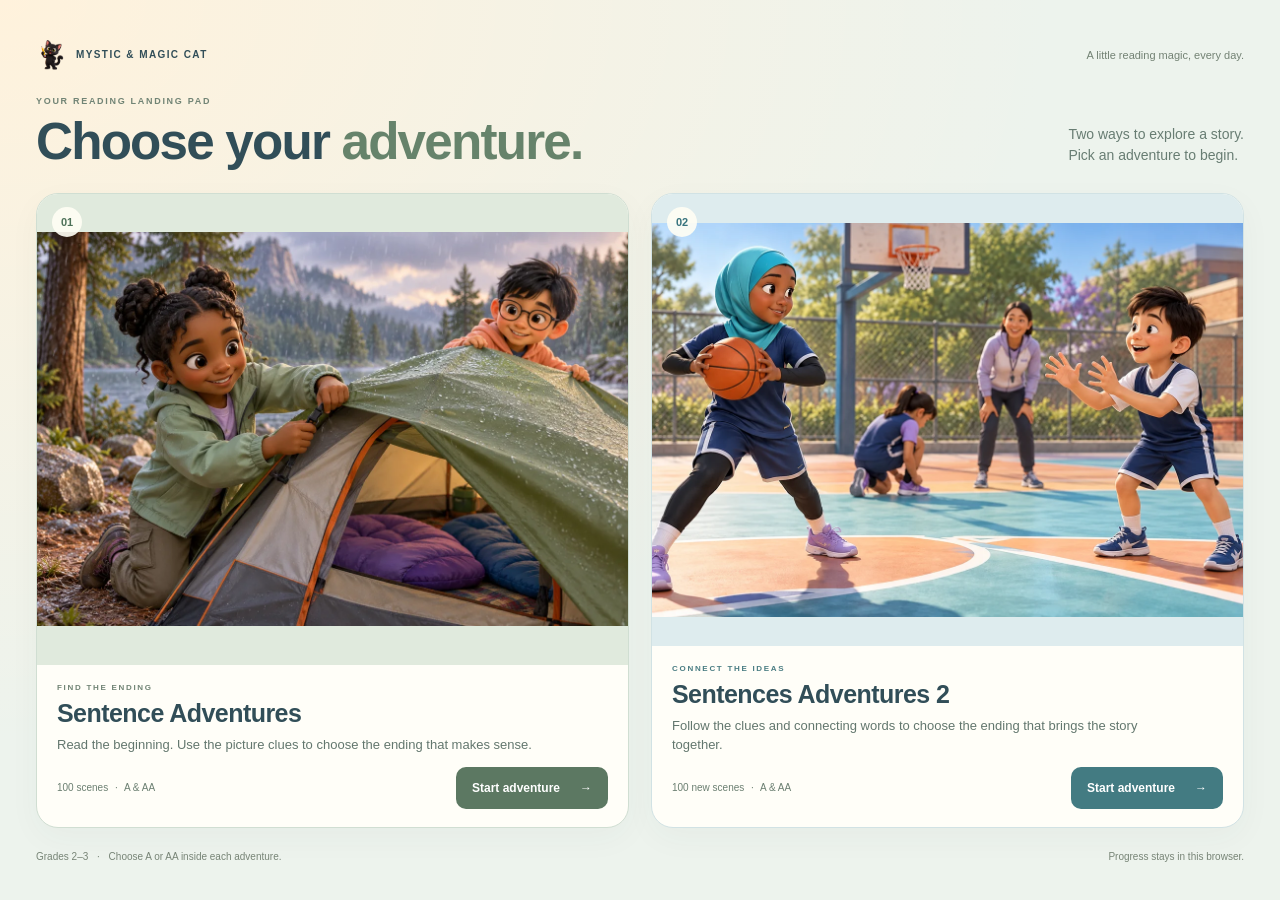
<file: index.html>
<!doctype html>
<html lang="en">
<head>
  <meta charset="utf-8">
  <meta name="viewport" content="width=device-width,initial-scale=1,viewport-fit=cover">
  <meta name="theme-color" content="#edf3ed">
  <title>Sentence Adventures · Landing Pad</title>
  <link rel="stylesheet" href="landing-pad.css">
  <link rel="icon" href="Sentence-Adventures/assets/magic-cat.png">
</head>
<body>
  <div class="landing-pad">
    <header class="topbar">
      <div class="brand"><img src="Sentence-Adventures/assets/magic-cat.png" alt=""><span>MYSTIC &amp; MAGIC CAT</span></div>
      <span class="top-note">A little reading magic, every day.</span>
    </header>
    <main>
      <div class="welcome">
        <div><p class="eyebrow">YOUR READING LANDING PAD</p><h1>Choose your <span>adventure.</span></h1></div>
        <p class="intro">Two ways to explore a story.<br>Pick an adventure to begin.</p>
      </div>
      <div class="adventures" aria-label="Choose a Sentence Adventures activity">
        <article class="adventure first">
          <div class="scene"><img src="Sentence-Adventures/assets/pictures/001-camping.webp" alt="Two friends preparing their tent at a campsite."><span class="number" aria-hidden="true">01</span></div>
          <div class="card-copy">
            <div><p class="eyebrow">FIND THE ENDING</p><h2>Sentence Adventures</h2><p class="description">Read the beginning. Use the picture clues to choose the ending that makes sense.</p></div>
            <div class="card-bottom"><p class="details">100 scenes <span>·</span> A &amp; AA</p><a class="start" href="Sentence-Adventures/activity.html" aria-label="Start Sentence Adventures">Start adventure <span aria-hidden="true">→</span></a></div>
          </div>
        </article>
        <article class="adventure second">
          <div class="scene"><img src="Sentences-Adventures-2/assets/pictures/004-basketball.webp" alt="Amina preparing to pass a basketball to Leo, who is ready to catch."><span class="number" aria-hidden="true">02</span></div>
          <div class="card-copy">
            <div><p class="eyebrow">CONNECT THE IDEAS</p><h2>Sentences Adventures 2</h2><p class="description">Follow the clues and connecting words to choose the ending that brings the story together.</p></div>
            <div class="card-bottom"><p class="details">100 new scenes <span>·</span> A &amp; AA</p><a class="start" href="Sentences-Adventures-2/activity.html" aria-label="Start Sentences Adventures 2">Start adventure <span aria-hidden="true">→</span></a></div>
          </div>
        </article>
      </div>
    </main>
    <footer><span>Grades 2–3 <span class="dot">·</span> Choose A or AA inside each adventure.</span><span>Progress stays in this browser.</span></footer>
  </div>
</body>
</html>
</file>
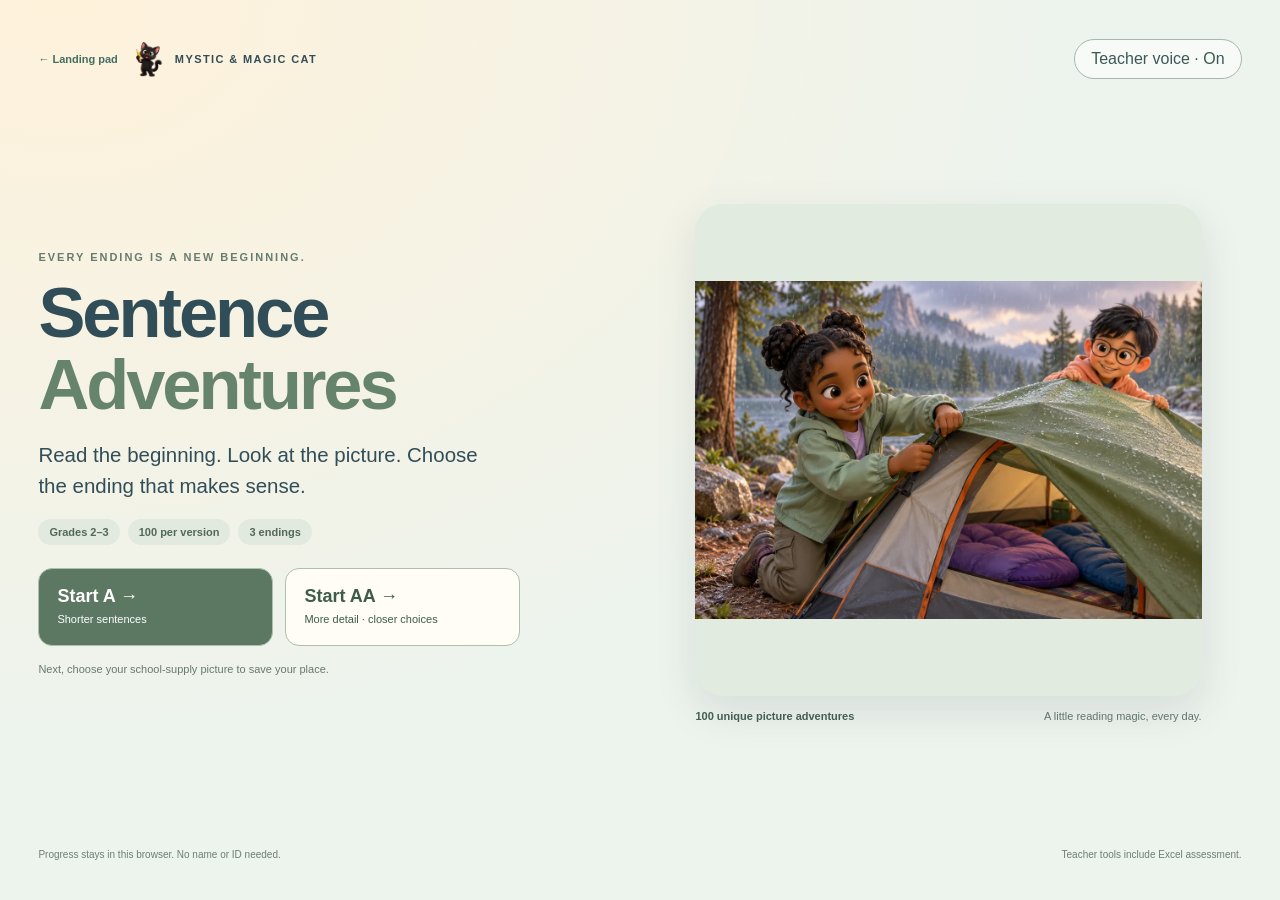
<file: Sentence-Adventures/index.html>
<!doctype html>
<html lang="en" data-voice-project="sentence-adventures"><head><meta charset="utf-8"><meta name="viewport" content="width=device-width,initial-scale=1,viewport-fit=cover"><meta name="theme-color" content="#edf3ed"><title>Sentence Adventures</title><link rel="stylesheet" href="landing.css?v=20261018c"><link rel="stylesheet" href="teacher-voice.css"><script defer src="teacher-voice.js"></script></head>
<body class=""><div class="site"><header class="top"><a class="collection-return" href="../index.html">← Landing pad</a><div class="brand"><img src="assets/magic-cat.png" alt="">MYSTIC &amp; MAGIC CAT</div><button type="button" class="teacher-voice-open">Teacher voice</button></header><main class="hero"><section class="copy"><p class="eyebrow">Every ending is a new beginning.</p><h1>Sentence<br><span>Adventures</span></h1><p class="intro">Read the beginning. Look at the picture. Choose the ending that makes sense.</p><div class="facts"><span>Grades 2–3</span><span>100 per version</span><span>3 endings</span></div><div class="versions"><a class="version" href="activity.html?version=A"><strong>Start A →</strong><small>Shorter sentences</small></a><a class="version secondary" href="activity.html?version=AA"><strong>Start AA →</strong><small>More detail · closer choices</small></a></div><p class="hint">Next, choose your school-supply picture to save your place.</p></section><figure class="art"><img src="assets/pictures/001-camping.webp" alt="Two friends preparing a tent at their campsite."><figcaption><strong>100 unique picture adventures</strong><span>A little reading magic, every day.</span></figcaption></figure></main><footer class="foot"><span>Progress stays in this browser. No name or ID needed.</span><span>Teacher tools include Excel assessment.</span></footer></div></body></html>
</file>
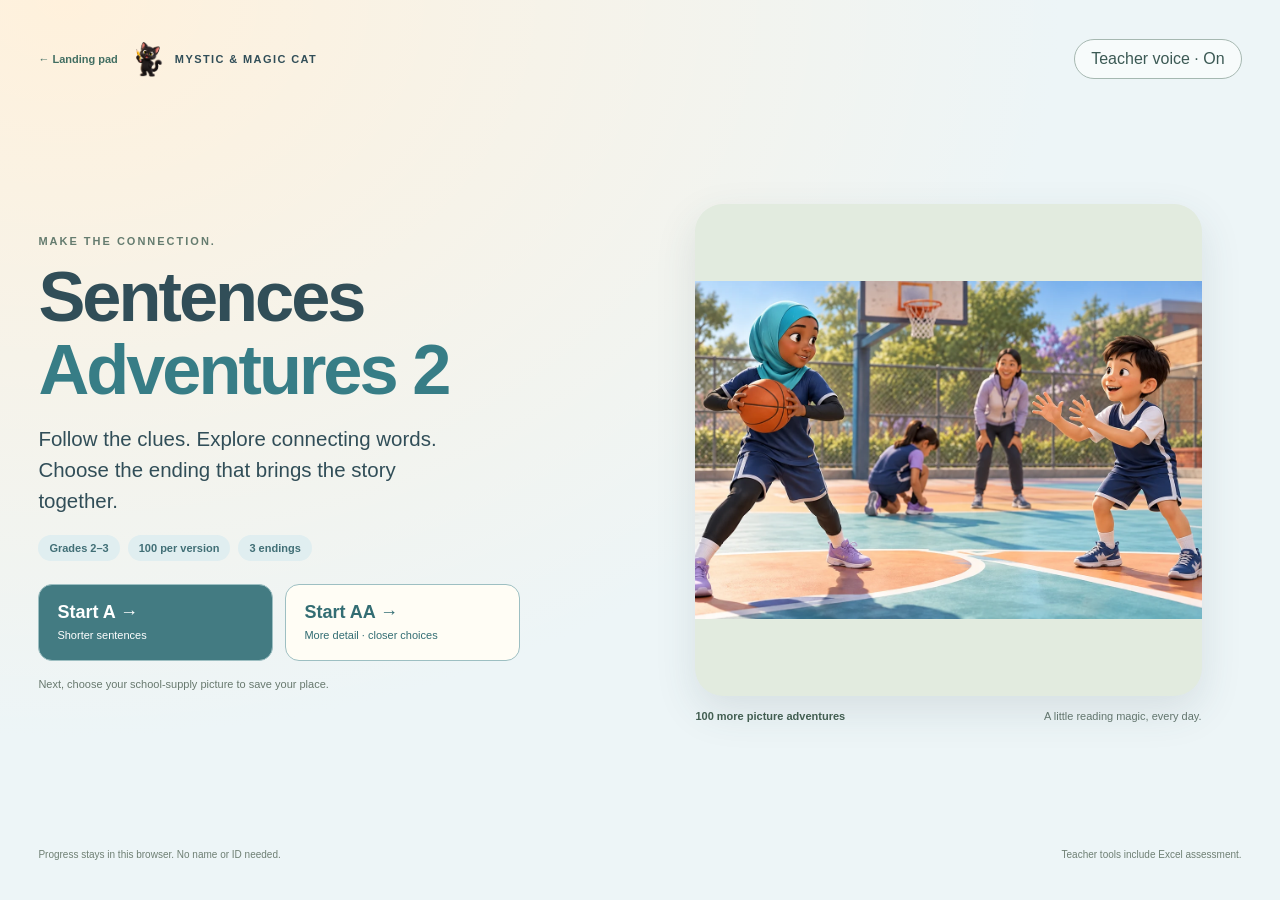
<file: Sentences-Adventures-2/index.html>
<!doctype html>
<html lang="en" data-voice-project="sentences-adventures-2"><head><meta charset="utf-8"><meta name="viewport" content="width=device-width,initial-scale=1,viewport-fit=cover"><meta name="theme-color" content="#edf3ed"><title>Sentences Adventures 2</title><link rel="stylesheet" href="landing.css?v=20261018c"><link rel="stylesheet" href="teacher-voice.css"><script defer src="teacher-voice.js"></script></head>
<body class="edition2"><div class="site"><header class="top"><a class="collection-return" href="../index.html">← Landing pad</a><div class="brand"><img src="assets/magic-cat.png" alt="">MYSTIC &amp; MAGIC CAT</div><button type="button" class="teacher-voice-open">Teacher voice</button></header><main class="hero"><section class="copy"><p class="eyebrow">Make the connection.</p><h1>Sentences<br><span>Adventures 2</span></h1><p class="intro">Follow the clues. Explore connecting words. Choose the ending that brings the story together.</p><div class="facts"><span>Grades 2–3</span><span>100 per version</span><span>3 endings</span></div><div class="versions"><a class="version" href="activity.html?version=A"><strong>Start A →</strong><small>Shorter sentences</small></a><a class="version secondary" href="activity.html?version=AA"><strong>Start AA →</strong><small>More detail · closer choices</small></a></div><p class="hint">Next, choose your school-supply picture to save your place.</p></section><figure class="art"><img src="assets/pictures/004-basketball.webp" alt="Amina getting ready to pass a basketball to her teammate."><figcaption><strong>100 more picture adventures</strong><span>A little reading magic, every day.</span></figcaption></figure></main><footer class="foot"><span>Progress stays in this browser. No name or ID needed.</span><span>Teacher tools include Excel assessment.</span></footer></div></body></html>
</file>
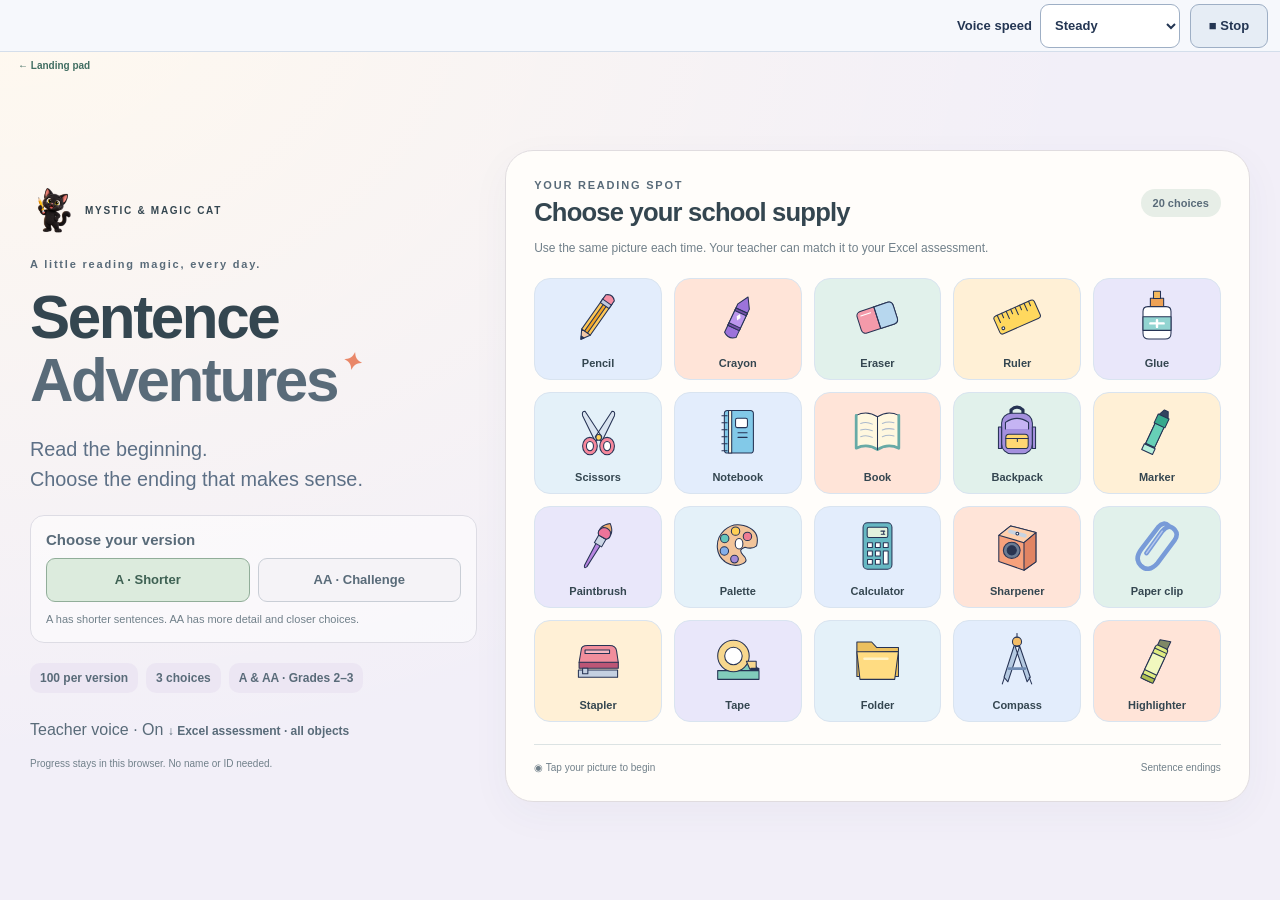
<file: Sentence-Adventures/activity.html>
<!doctype html>
<html lang="en" data-voice-project="sentence-adventures">
<head>
 <meta charset="utf-8">
 <meta name="viewport" content="width=device-width,initial-scale=1,viewport-fit=cover">
 <meta name="theme-color" content="#e7eee7">
 <title>Sentence Adventures</title>
 <link rel="stylesheet" href="styles.css"><link rel="stylesheet" href="adventures.css?v=20261018c">
 <script defer src="objects.js"></script><script defer src="data.js"></script><script defer src="date.js"></script><script defer src="core.js"></script><script defer src="excel.js"></script><script defer src="app.js"></script>
<link rel="stylesheet" href="reading-voice.css"><link rel="stylesheet" href="teacher-voice.css"><script src="teacher-voice.js"></script><script src="reading-voice.js"></script></head>
<body class="adventure-project"><div id="reading-voice-bar" role="region" aria-label="Voice controls"><label for="reading-voice-speed">Voice speed <select id="reading-voice-speed"><option value="0.5">Very slow</option><option value="0.65">Slower</option><option value="0.82" selected>Steady</option><option value="1">Faster</option><option value="1.15">Fast</option><option value="1.3">Very fast</option></select></label><button id="reading-voice-stop" type="button" aria-label="Stop reading aloud">■ Stop</button><span id="reading-voice-status" role="status" aria-live="polite"></span></div><div id="reading-screen"><div id="reading-page">
 <div id="storage-notice" class="notice" hidden role="status"></div>
 <main id="landing" class="landing"><a class="collection-back" href="../index.html">← Landing pad</a>
  <section class="welcome">
   <div class="brand"><img src="assets/magic-cat.png" alt=""><span>MYSTIC &amp; MAGIC CAT</span></div>
   <div class="eyebrow">A little reading magic, every day.</div>
   <h1>Sentence<br><span>Adventures</span><span class="sparkle" aria-hidden="true">✦</span></h1>
   <p class="intro">Read the beginning.<br>Choose the ending that makes sense.</p>
   <section class="start-versions" aria-label="Choose a reading version"><h2>Choose your version</h2><div id="start-levels"></div><p>A has shorter sentences. AA has more detail and closer choices.</p></section>
   <div class="adventure-preview"><span>100 per version</span><span>3 choices</span><span>A &amp; AA · Grades 2–3</span></div>
   <button type="button" class="text-button teacher-voice-open">Teacher voice</button>
   <button id="export-all" class="text-button">↓ Excel assessment · all objects</button>
   <small class="local-note">Progress stays in this browser. No name or ID needed.</small>
  </section>
  <section class="object-picker" aria-labelledby="choose-title">
   <div class="picker-heading"><div><div class="eyebrow">YOUR READING SPOT</div><h2 id="choose-title">Choose your school supply</h2></div><span class="pill">20 choices</span></div>
   <p>Use the same picture each time. Your teacher can match it to your Excel assessment.</p>
   <div id="object-grid" class="object-grid"></div>
   <div class="picker-foot"><span>◉ Tap your picture to begin</span><span>Sentence endings</span></div>
  </section>
 </main>
 <main id="activity" class="activity" data-finished="false" data-view="question" hidden>
  <div class="activity-top">
   <header class="app-header">
    <button id="home" class="app-brand" title="Choose a school supply"><img src="assets/magic-cat.png" alt=""><span>Sentence Adventures</span></button>
    <div class="header-actions"><button type="button" class="outline teacher-voice-open">Teacher voice</button>
     <button id="object-badge" class="object-badge" title="Change school supply"></button>
     <details id="teacher-tools" class="teacher-tools"><summary>Teacher tools</summary><div class="teacher-panel">
      <button id="export-current" class="outline">↓ Excel assessment</button>
      <div class="teacher-rating" aria-label="Teacher support rating"><span>Teacher:</span><button data-rating="Independent">✓ Independent</button><button data-rating="With help">◐ With help</button><button data-rating="Practising">↻ Practising</button></div>
      <p id="progress" class="teacher-progress"></p><p class="teacher-legend">A and AA each have 100 sentence beginnings with three realistic endings each. One ending fits all the clues. Grade 2–3 reading, with 100 unique illustrations shared across the two versions. Every first correct answer earns one point and lifts the balloon. Twenty points start a fresh flight while the score keeps growing. Each choice, retry, hint and listen is recorded in Excel.</p>
      <button id="reset-all" class="text-button">Reset this object’s progress</button>
     </div></details>
    </div>
   </header>
   <div class="activity-toolbar"><a class="pill" href="../index.html">← Landing pad</a><span id="adventure-score" class="pill" aria-live="polite">Score 0 / 100</span><div class="levels" aria-label="Choose a level"><div><div id="levels-one"></div></div><div><div id="levels-two"></div></div></div></div>
  </div>
  <div class="adventure-view-tools" role="group" aria-label="Choose picture or question"><button id="show-scene" type="button" aria-pressed="false">Picture</button><button id="show-question" type="button" aria-pressed="true">Read &amp; answer →</button></div>
  <section class="work-card">
   <aside class="picture-side">
    <div class="topic-line"><span id="theme">Picture sentence</span><span id="item-count"></span></div>
    <div id="picture-frame" class="picture-frame"><img id="activity-picture" class="activity-picture" alt=""><div id="picture-covers" aria-hidden="true"></div></div>
    <span class="picture-caption">One picture for every adventure.</span>
    <div class="listening-tools"><button id="listen" class="listen">◖)) Listen</button><button id="stop" class="stop" aria-label="Stop speaking">■ Stop</button><label class="voice-speed">Voice speed <select id="speed"><option value="0.65">Slower</option><option value="0.82" selected>Steady</option><option value="1">Faster</option></select></label></div>
    <p id="voice-note" class="voice-note" role="status"></p>
   </aside>
   <div class="workspace">
    <div class="task-heading"><div><span id="task-eyebrow" class="eyebrow"></span><h2>Finish the sentence</h2></div><span id="piece-count" class="pill"></span></div>
    <section id="notebook" class="notebook endings-notebook" aria-label="Your notebook">
     <div class="notebook-heading"><div><span class="notebook-caption">MY NOTEBOOK · TODAY’S DATE</span><span class="notebook-date-actions"><time id="notebook-date" class="notebook-date"></time><button id="next-date" class="outline notebook-next" aria-label="Next question">Next →</button></span></div><img class="notebook-pencil" src="assets/supplies/pencil.svg" alt="" aria-hidden="true"></div>
     <div class="notebook-writing">
      <div class="pad-label"><span>READ THE BEGINNING</span><span id="placed-count" aria-live="polite"></span></div>
      <p id="context" class="context cloze-context" data-area="sentence" aria-label="Sentence with answer blanks"></p>

      <div class="cloze-bank">
       <div class="tray-heading"><span id="choice-label"></span><button id="clear-blank" class="text-button">↩ Clear this blank</button></div>
       <div class="cloze-choice-row"><div id="choices" class="tile-area tray" data-area="choices" aria-label="Answer choices"></div><button id="next-choices" class="primary choices-next" aria-label="Next question">Next →</button></div>
      </div>
      <div class="joined-word-panel"><span class="joined-word-label">MY FINISHED SENTENCE</span><div id="joined-words" class="joined-words" role="list" aria-label="Your finished sentence"></div></div>
     </div>
    </section>
    <p class="instructions">Read the beginning. Push the ending that makes sense.</p>
    <div class="answer-controls"><button id="check" class="primary">Check my answer ✓</button><button id="reset-question" class="outline">↻ Reset question</button><button id="hint" class="outline">Show me a hint</button></div>
    <p id="feedback" class="feedback" role="status" aria-live="polite"></p><div id="hint-display" class="hint-display" hidden></div>
   </div>
  </section>
  <section id="journey-finish" hidden><h2>You reached the end!</h2><p id="finish-summary"></p><div class="finish-actions"><button id="review-adventure" class="primary">Review the questions</button><button id="finish-home" class="outline">Choose a school supply</button></div></section>
  <footer class="activity-footer"><div class="navigation"><button id="previous" class="outline">← Back</button><button id="next" class="primary">Next →</button><button id="shuffle-activities" class="text-button">Shuffle activities</button></div></footer>
  <section id="balloon-flight" class="balloon-flight" aria-label="Kids in a balloon progress"><div class="balloon-travel" aria-hidden="true"><div id="balloon-rig" class="balloon-rig"><div class="balloon-sway"><img id="balloon-image" class="balloon-image" src="assets/balloon.png" alt=""><span id="balloon-count" class="balloon-count">0</span></div></div></div><p id="flight-status" class="flight-status" role="status" aria-live="polite"></p></section>
 </main>
 
</div></div><div id="drag-ghost" class="drag-ghost" hidden></div></body>
</html>
</file>
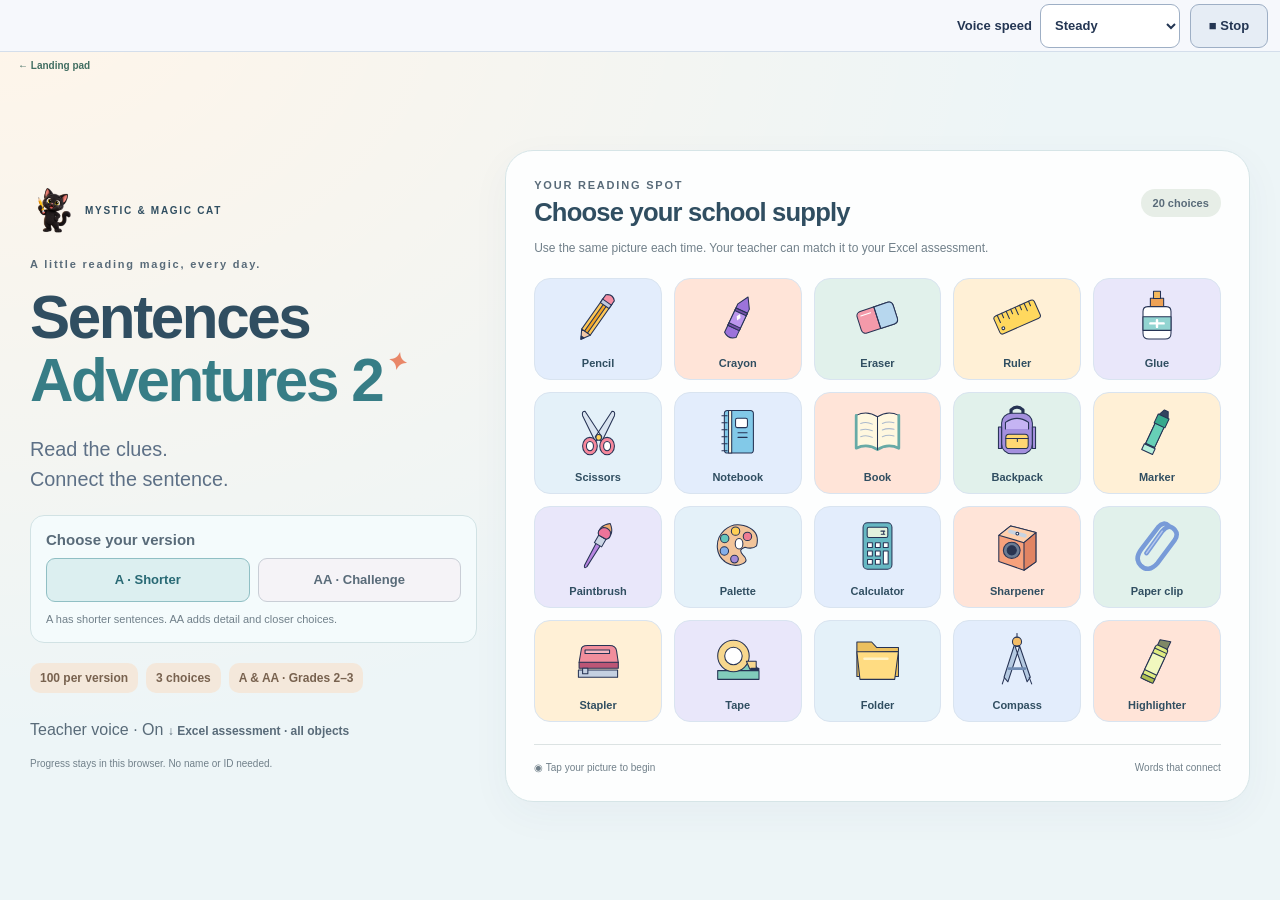
<file: Sentences-Adventures-2/activity.html>
<!doctype html>
<html lang="en" data-voice-project="sentences-adventures-2">
<head>
 <meta charset="utf-8">
 <meta name="viewport" content="width=device-width,initial-scale=1,viewport-fit=cover">
 <meta name="theme-color" content="#e7eee7">
 <title>Sentences Adventures 2</title>
 <link rel="stylesheet" href="styles.css"><link rel="stylesheet" href="adventures.css?v=20261018c">
 <script defer src="objects.js"></script><script defer src="data.js"></script><script defer src="date.js"></script><script defer src="core.js"></script><script defer src="excel.js"></script><script defer src="app.js"></script>
<link rel="stylesheet" href="reading-voice.css"><link rel="stylesheet" href="teacher-voice.css"><script src="teacher-voice.js"></script><script src="reading-voice.js"></script></head>
<body class="adventure-project"><div id="reading-voice-bar" role="region" aria-label="Voice controls"><label for="reading-voice-speed">Voice speed <select id="reading-voice-speed"><option value="0.5">Very slow</option><option value="0.65">Slower</option><option value="0.82" selected>Steady</option><option value="1">Faster</option><option value="1.15">Fast</option><option value="1.3">Very fast</option></select></label><button id="reading-voice-stop" type="button" aria-label="Stop reading aloud">■ Stop</button><span id="reading-voice-status" role="status" aria-live="polite"></span></div><div id="reading-screen"><div id="reading-page">
 <div id="storage-notice" class="notice" hidden role="status"></div>
 <main id="landing" class="landing"><a class="collection-back" href="../index.html">← Landing pad</a>
  <section class="welcome">
   <div class="brand"><img src="assets/magic-cat.png" alt=""><span>MYSTIC &amp; MAGIC CAT</span></div>
   <div class="eyebrow">A little reading magic, every day.</div>
   <h1>Sentences<br><span>Adventures 2</span><span class="sparkle" aria-hidden="true">✦</span></h1>
   <p class="intro">Read the clues.<br>Connect the sentence.</p>
   <section class="start-versions" aria-label="Choose a reading version"><h2>Choose your version</h2><div id="start-levels"></div><p>A has shorter sentences. AA adds detail and closer choices.</p></section>
   <div class="adventure-preview"><span>100 per version</span><span>3 choices</span><span>A &amp; AA · Grades 2–3</span></div>
   <button type="button" class="text-button teacher-voice-open">Teacher voice</button>
   <button id="export-all" class="text-button">↓ Excel assessment · all objects</button>
   <small class="local-note">Progress stays in this browser. No name or ID needed.</small>
  </section>
  <section class="object-picker" aria-labelledby="choose-title">
   <div class="picker-heading"><div><div class="eyebrow">YOUR READING SPOT</div><h2 id="choose-title">Choose your school supply</h2></div><span class="pill">20 choices</span></div>
   <p>Use the same picture each time. Your teacher can match it to your Excel assessment.</p>
   <div id="object-grid" class="object-grid"></div>
   <div class="picker-foot"><span>◉ Tap your picture to begin</span><span>Words that connect</span></div>
  </section>
 </main>
 <main id="activity" class="activity" data-finished="false" data-view="question" hidden>
  <div class="activity-top">
   <header class="app-header">
    <button id="home" class="app-brand" title="Choose a school supply"><img src="assets/magic-cat.png" alt=""><span>Sentences Adventures 2</span></button>
    <div class="header-actions"><button type="button" class="outline teacher-voice-open">Teacher voice</button>
     <button id="object-badge" class="object-badge" title="Change school supply"></button>
     <details id="teacher-tools" class="teacher-tools"><summary>Teacher tools</summary><div class="teacher-panel">
      <button id="export-current" class="outline">↓ Excel assessment</button>
      <div class="teacher-rating" aria-label="Teacher support rating"><span>Teacher:</span><button data-rating="Independent">✓ Independent</button><button data-rating="With help">◐ With help</button><button data-rating="Practising">↻ Practising</button></div>
      <p id="progress" class="teacher-progress"></p><p class="teacher-legend">100 new picture adventures in A and AA. Compare the endings using words such as and, but, so, then, if, however, because and although. The highlighted word helps connect the ideas. Each version saves its own score and place. Both use the same 100 new scenes. Every first correct answer lifts the balloon; each choice and retry is recorded in Excel.</p>
      <button id="reset-all" class="text-button">Reset this object’s progress</button>
     </div></details>
    </div>
   </header>
   <div class="activity-toolbar"><a class="pill" href="../index.html">← Landing pad</a><span id="adventure-score" class="pill" aria-live="polite">Score 0 / 100</span><div class="levels" aria-label="Choose a reading version"><div><div id="levels-one"></div></div><div><div id="levels-two"></div></div></div></div>
  </div>
  <div class="adventure-view-tools" role="group" aria-label="Choose picture or question"><button id="show-scene" type="button" aria-pressed="false">Picture</button><button id="show-question" type="button" aria-pressed="true">Read &amp; answer →</button></div>
  <section class="work-card">
   <aside class="picture-side">
    <div class="topic-line"><span id="theme">Picture sentence</span><span id="item-count"></span></div>
    <div id="picture-frame" class="picture-frame"><img id="activity-picture" class="activity-picture" alt=""><div id="picture-covers" aria-hidden="true"></div></div>
    <span class="picture-caption">One picture for every adventure.</span>
    <div class="listening-tools"><button id="listen" class="listen">◖)) Listen</button><button id="stop" class="stop" aria-label="Stop speaking">■ Stop</button><label class="voice-speed">Voice speed <select id="speed"><option value="0.65">Slower</option><option value="0.82" selected>Steady</option><option value="1">Faster</option></select></label></div>
    <p id="voice-note" class="voice-note" role="status"></p>
   </aside>
   <div class="workspace">
    <div class="task-heading"><div><span id="task-eyebrow" class="eyebrow"></span><h2>Connect the sentence</h2></div><span id="piece-count" class="pill"></span></div>
    <section id="notebook" class="notebook endings-notebook" aria-label="Your notebook">
     <div class="notebook-heading"><div><span class="notebook-caption">MY NOTEBOOK · TODAY’S DATE</span><span class="notebook-date-actions"><time id="notebook-date" class="notebook-date"></time><button id="next-date" class="outline notebook-next" aria-label="Next question">Next →</button></span></div><img class="notebook-pencil" src="assets/supplies/pencil.svg" alt="" aria-hidden="true"></div>
     <div class="notebook-writing">
      <div class="pad-label"><span>READ THE BEGINNING</span><span id="placed-count" aria-live="polite"></span></div>
      <p id="context" class="context cloze-context" data-area="sentence" aria-label="Sentence with answer blanks"></p>

      <div class="cloze-bank">
       <div class="tray-heading"><span id="choice-label"></span><button id="clear-blank" class="text-button">↩ Clear this blank</button></div>
       <div class="cloze-choice-row"><div id="choices" class="tile-area tray" data-area="choices" aria-label="Answer choices"></div><button id="next-choices" class="primary choices-next" aria-label="Next question">Next →</button></div>
      </div>
      <div class="joined-word-panel"><span class="joined-word-label">MY FINISHED SENTENCE</span><div id="joined-words" class="joined-words" role="list" aria-label="Your finished sentence"></div></div>
     </div>
    </section>
    <p class="instructions">Read the beginning. Push the ending that makes sense.</p>
    <div class="answer-controls"><button id="check" class="primary">Check my answer ✓</button><button id="reset-question" class="outline">↻ Reset question</button><button id="hint" class="outline">Show me a hint</button></div>
    <p id="feedback" class="feedback" role="status" aria-live="polite"></p><div id="hint-display" class="hint-display" hidden></div>
   </div>
  </section>
  <section id="journey-finish" hidden><h2>You reached the end!</h2><p id="finish-summary"></p><div class="finish-actions"><button id="review-adventure" class="primary">Review the questions</button><button id="finish-home" class="outline">Choose a school supply</button></div></section>
  <footer class="activity-footer"><div class="navigation"><button id="previous" class="outline">← Back</button><button id="next" class="primary">Next →</button><button id="shuffle-activities" class="text-button">Shuffle activities</button></div></footer>
  <section id="balloon-flight" class="balloon-flight" aria-label="Kids in a balloon progress"><div class="balloon-travel" aria-hidden="true"><div id="balloon-rig" class="balloon-rig"><div class="balloon-sway"><img id="balloon-image" class="balloon-image" src="assets/balloon.png" alt=""><span id="balloon-count" class="balloon-count">0</span></div></div></div><p id="flight-status" class="flight-status" role="status" aria-live="polite"></p></section>
 </main>
 
</div></div><div id="drag-ghost" class="drag-ghost" hidden></div></body>
</html>
</file>
<file: landing-pad.css>
*{box-sizing:border-box}
html,body{width:100%;height:100%;margin:0;overflow:hidden}
body{font-family:"Century Gothic","Trebuchet MS",Arial,sans-serif;color:#314e58;background:radial-gradient(ellipse at top left,#fff2dc,transparent 58%),#edf3ed}
.landing-pad{height:100dvh;max-width:1320px;margin:auto;display:grid;grid-template-rows:auto minmax(0,1fr) auto;gap:clamp(14px,2.5vh,24px);padding:clamp(16px,3vw,36px)}
.topbar{display:flex;align-items:center;justify-content:space-between;gap:16px}
.brand{display:flex;align-items:center;gap:10px;font-size:10px;font-weight:700;letter-spacing:1.4px}
.brand img{width:30px;height:37px;object-fit:contain}
.top-note{font-size:11px;color:#738274}
main{display:grid;grid-template-rows:auto minmax(0,1fr);gap:clamp(14px,2.7vh,28px);min-height:0}
.welcome{display:flex;align-items:flex-end;justify-content:space-between;gap:24px}
.eyebrow{font-size:9px;font-weight:700;letter-spacing:1.7px;margin:0 0 9px;color:#718475}
h1{font-size:clamp(32px,4vw,52px);line-height:1.05;letter-spacing:-1.8px;margin:0;font-weight:700}
h1 span{color:#66836b}
.intro{font-size:14px;line-height:1.5;margin:0 0 2px;color:#687d73}
.adventures{display:grid;grid-template-columns:repeat(2,minmax(0,1fr));gap:22px;min-height:0}
.adventure{display:grid;grid-template-rows:minmax(0,1fr) auto;min-width:0;min-height:0;border-radius:22px;overflow:hidden;border:1px solid #d0ded2;background:#fffef8;box-shadow:0 10px 32px #3455460a}
.scene{position:relative;min-height:0;background:#e0eadd;display:flex;align-items:center;justify-content:center}
.scene img{display:block;width:100%;height:100%;min-height:0;object-fit:contain}
.number{position:absolute;left:15px;top:13px;display:grid;place-items:center;width:30px;height:30px;background:#fffef5e8;border-radius:50%;color:#4e7259;font-size:11px;font-weight:700}
.card-copy{padding:18px 20px;display:grid;gap:12px;min-height:0}
.card-copy .eyebrow{font-size:8px;margin-bottom:7px}
h2{font-size:clamp(19px,2vw,25px);line-height:1.12;letter-spacing:-.55px;margin:0 0 9px}
.description{font-size:13px;line-height:1.45;margin:0;max-width:480px;color:#63776e}
.card-bottom{display:flex;align-items:center;justify-content:space-between;gap:12px}
.details{font-size:10px;color:#6b7f71;white-space:nowrap;margin:0}
.details span{padding:0 4px}
.start{display:flex;justify-content:space-between;align-items:center;gap:20px;background:#5c7862;color:#fff;text-decoration:none;border-radius:10px;padding:12px 16px;font-size:12px;font-weight:700;min-height:42px;white-space:nowrap}
.start:hover{background:#49684f}
.start:focus-visible{outline:3px solid #bc7e27;outline-offset:3px}
.second{border-color:#d1e2e4}.second .scene{background:#deecee}.second .number{color:#37737d}.second .start{background:#437b82}.second .start:hover{background:#30666d}.second .card-copy .eyebrow{color:#4a7d83}
footer{display:flex;justify-content:space-between;align-items:center;gap:14px;font-size:10px;line-height:1.4;color:#778476}
.dot{padding:0 6px}
@media(max-width:900px){.landing-pad{padding:20px;gap:16px}.adventures{gap:16px}.card-copy{padding:15px;gap:12px}.card-bottom{align-items:flex-start;flex-direction:column;gap:10px}.start{width:100%}.intro{font-size:12px}.description{font-size:12px}}
@media(max-width:600px){.landing-pad{padding:14px;gap:13px}.brand{font-size:8px;letter-spacing:1px;gap:7px}.brand img{width:25px;height:31px}.top-note{display:none}.welcome{display:block}.welcome .eyebrow{font-size:8px;margin-bottom:7px}h1{font-size:clamp(28px,7vw,37px);letter-spacing:-1px}.intro{font-size:12px;margin-top:10px}.intro br{display:none}.adventures{grid-template-columns:1fr;grid-template-rows:repeat(2,minmax(0,1fr));gap:13px}.adventure{grid-template-columns:minmax(0,.9fr) minmax(0,1.2fr);grid-template-rows:minmax(0,1fr);border-radius:17px}.scene{min-width:0}.number{left:8px;top:8px;width:24px;height:24px;font-size:9px}.card-copy{padding:13px 12px;display:flex;flex-direction:column;justify-content:space-between;gap:9px}h2{font-size:20px;margin-bottom:8px;letter-spacing:-.4px}.card-copy .eyebrow{font-size:6px;letter-spacing:1.1px;margin-bottom:6px}.description{font-size:11px;line-height:1.35}.card-bottom{gap:8px}.details{font-size:8px}.start{min-height:37px;padding:9px 10px;font-size:10px;gap:8px}footer{font-size:8px;gap:10px}footer>span{flex:1}.dot{padding:0 3px}}
@media(max-height:650px) and (min-width:601px){.landing-pad{padding:13px 20px;gap:12px}.brand img{height:29px;width:24px}main{gap:13px}.welcome .eyebrow{font-size:8px;margin-bottom:6px}h1{font-size:35px}.intro{font-size:12px}.card-copy{padding:12px 15px;gap:10px}.description{font-size:11px}h2{font-size:21px;margin-bottom:6px}.card-copy .eyebrow{font-size:7px;margin-bottom:6px}.start{min-height:36px;padding:8px 12px;font-size:11px}.details{font-size:9px}.card-bottom{flex-direction:row;align-items:center}.start{width:auto}footer{font-size:9px}}
@media(max-height:480px) and (min-width:601px){.landing-pad{padding:10px 16px;gap:10px}.brand img{height:25px;width:21px}.brand{font-size:8px}.top-note{font-size:9px}.welcome{align-items:center}h1{font-size:29px}.welcome .eyebrow{display:none}.intro{font-size:11px}main{gap:11px}.adventures{gap:13px}.adventure{grid-template-columns:minmax(0,.75fr) minmax(0,1.2fr);grid-template-rows:minmax(0,1fr);border-radius:16px}.card-copy{display:flex;flex-direction:column;justify-content:space-between;padding:11px;gap:8px}.card-bottom{flex-direction:column;align-items:stretch;gap:7px}.start{width:100%;min-height:33px;padding:7px 9px;font-size:10px}.description{font-size:10px;line-height:1.35}h2{font-size:19px}.number{width:23px;height:23px;left:7px;top:7px;font-size:9px}.card-copy .eyebrow{font-size:6px;letter-spacing:.9px}.details{font-size:8px}footer{font-size:8px}}
@media(max-height:700px) and (max-width:600px){.landing-pad{gap:9px;padding:10px}.intro{margin-top:7px}.adventures{gap:9px}main{gap:10px}.card-copy{padding:10px;gap:6px}.card-copy .eyebrow{display:none}h2{font-size:18px;margin-bottom:5px}.description{font-size:10px}.start{min-height:32px;padding:7px 9px}footer{font-size:7px}}
@media print{html,body{height:auto;overflow:visible}.landing-pad{height:185mm;padding:7mm}.adventures{grid-template-columns:1fr 1fr;grid-template-rows:minmax(0,1fr)}.adventure{grid-template-columns:1fr;grid-template-rows:minmax(0,1fr) auto;box-shadow:none}.start{background:#fff!important;color:#314e58;border:1px solid #9bad9d}.top-note{display:none}}
</file>
<file: Sentence-Adventures/landing.css>
*{box-sizing:border-box}html,body{margin:0;width:100%;height:100%;overflow:hidden}body{font-family:"Century Gothic","Trebuchet MS",Arial,sans-serif;color:#314e58;background:radial-gradient(ellipse at 5% 0,#fff2db,transparent 58%),#edf3ed}button,a,input{font:inherit}button,a{touch-action:manipulation}a:focus-visible,button:focus-visible{outline:3px solid #b87824;outline-offset:4px}.site{height:100dvh;max-width:1360px;margin:auto;padding:clamp(14px,3vw,40px);display:grid;grid-template-rows:auto minmax(0,1fr) auto;gap:clamp(12px,2.5vh,26px)}.brand{display:flex;gap:10px;align-items:center;font-weight:700;letter-spacing:1.4px;font-size:11px}.brand img{height:42px;width:35px;object-fit:contain}.top{display:flex;align-items:center;justify-content:space-between;gap:12px}.teacher-voice-open{border:1px solid #a6b8b1;border-radius:25px;background:#ffffff99;padding:10px 16px;color:#3b5954;font-size:12px;font-weight:700}.hero{display:grid;grid-template-columns:minmax(0,1fr) minmax(0,1.06fr);align-items:center;gap:clamp(24px,5vw,70px);min-height:0}.copy{min-width:0}.eyebrow{font-size:11px;font-weight:700;letter-spacing:2px;text-transform:uppercase;color:#657c6f;margin:0 0 14px}h1{font-size:clamp(38px,5.5vw,74px);line-height:1.03;letter-spacing:-3px;margin:0 0 18px;font-weight:700}h1 span{color:#66836b}.intro{font-size:clamp(16px,1.6vw,21px);line-height:1.5;max-width:440px;margin:0 0 18px}.facts{display:flex;gap:8px;flex-wrap:wrap;margin:0 0 23px}.facts span{font-size:11px;font-weight:700;padding:7px 11px;border-radius:20px;background:#e2e9df;color:#526959}.versions{display:flex;gap:12px}.version{display:flex;flex:1;flex-direction:column;text-decoration:none;border-radius:14px;border:1px solid #adc0ac;padding:17px 18px;color:#fff;background:#5c7862;gap:5px;max-width:235px}.version.secondary{color:#3d5d48;background:#fffdf5}.version strong{font-size:18px}.version small{font-size:11px;line-height:1.4}.version:hover{filter:brightness(.96)}.hint{font-size:11px;line-height:1.5;color:#68796e;margin:15px 0 0}.art{min-height:0;max-height:100%;height:min(100%,520px);position:relative;display:grid;grid-template-rows:minmax(0,1fr) auto;gap:13px}.art img{display:block;width:100%;height:100%;min-height:0;object-fit:contain;background:#e2ebdf;border-radius:28px;box-shadow:0 15px 40px #344f5720}.art figcaption{display:flex;justify-content:space-between;gap:12px;font-size:11px;color:#62756d;line-height:1.4}.art figcaption strong{color:#425e51}.foot{font-size:10px;color:#6e7f73;display:flex;justify-content:space-between;gap:15px;line-height:1.4}.edition2{background:radial-gradient(ellipse at 5% 0,#fff1dc,transparent 58%),#edf5f7}.edition2 h1 span{color:#377d86}.edition2 .version{background:#437b82;border-color:#9dbfc2}.edition2 .version.secondary{background:#fffdf5;color:#336d73}.edition2 .facts span{background:#e0eef0;color:#416f76}.collection .version{max-width:none}.collection h1{font-size:clamp(36px,5vw,64px)}
@media(max-width:900px){.site{padding:20px;gap:15px}.hero{gap:24px}h1{font-size:50px}.version{padding:14px 12px}.version strong{font-size:16px}.art{margin:0;height:min(100%,440px)}.brand{font-size:10px}.facts{gap:5px}.facts span{font-size:10px;padding:6px 9px}}
@media(max-width:650px){.site{padding:14px;gap:12px}.top{align-items:center}.brand{letter-spacing:.8px;font-size:8px;gap:6px}.brand img{height:34px;width:28px}.teacher-voice-open{font-size:10px;padding:8px 10px}.hero{grid-template-columns:1fr;grid-template-rows:auto minmax(0,1fr);gap:18px;align-items:stretch}.copy{align-self:center}h1{font-size:clamp(35px,8vw,48px);letter-spacing:-1.5px;margin-bottom:12px}.eyebrow{font-size:9px;margin-bottom:9px}.intro{font-size:16px;margin-bottom:13px;max-width:none}.facts{margin-bottom:15px}.version{padding:12px 14px;max-width:none}.version strong{font-size:16px}.version small{font-size:10px}.hint{margin-top:10px;font-size:10px}.art{height:100%;gap:8px;margin:0}.art img{border-radius:18px}.art figcaption{font-size:9px}.foot{font-size:8px;gap:10px}.versions{gap:9px}}
@media(max-height:650px) and (min-width:651px){.site{padding:12px 24px;gap:12px}.brand img{height:32px}.art{height:100%;margin:0}h1{font-size:46px;margin-bottom:13px}.intro{font-size:16px;margin-bottom:12px}.eyebrow{margin-bottom:10px}.facts{margin-bottom:15px}.version{padding:12px}.hint{margin-top:10px}}
@media(max-height:600px) and (max-width:650px){.hero{grid-template-rows:minmax(0,1fr)}.art{display:none}.eyebrow,.hint{display:none}h1{font-size:34px;margin-bottom:9px}.intro{font-size:14px;margin-bottom:10px}.facts{margin-bottom:12px}}
@media print{.site{height:180mm;padding:8mm;max-width:none}.teacher-voice-open{display:none}.hero{grid-template-columns:1fr 1fr}.version{color:#314e58!important;background:#fff!important}.art img{box-shadow:none}}

@media(max-height:480px) and (min-width:651px){.hero{gap:24px}h1{font-size:36px;margin-bottom:10px;letter-spacing:-1.5px}.intro{font-size:14px;line-height:1.35;margin-bottom:10px}.eyebrow{font-size:9px;margin-bottom:8px}.facts{margin-bottom:12px}.facts span{font-size:9px;padding:5px 8px}.version{padding:10px 12px}.version strong{font-size:15px}.version small{font-size:10px}.hint{display:none}.art figcaption{font-size:9px}}

.collection-return{color:#416e62;font-weight:700;font-size:11px;text-decoration:none;white-space:nowrap}.top .brand{margin-right:auto}@media(max-width:600px){.top{gap:7px}.collection-return{font-size:9px}.top .brand{font-size:0;gap:0}.top .brand img{width:24px;height:30px}}
</file>
<file: Sentence-Adventures/teacher-voice.css>
.teacher-voice-open{font:inherit;cursor:pointer;white-space:nowrap}
#teacher-voice-dialog{box-sizing:border-box;width:min(420px,calc(100vw - 28px));max-height:calc(100dvh - 24px);padding:22px;border:1px solid #aebec1;border-radius:18px;color:#304e61;background:#fffdf8;font:15px/1.5 "Century Gothic","Trebuchet MS",Arial,sans-serif;box-shadow:0 18px 70px #233e4f44;overflow:hidden}
#teacher-voice-dialog::backdrop{background:#243e4e88}
#teacher-voice-dialog [hidden]{display:none!important}
#teacher-voice-dialog p{margin:10px 0}
.teacher-voice-heading{display:flex;align-items:center;justify-content:space-between;gap:12px}
.teacher-voice-heading h2{margin:0;font-size:21px;line-height:1.25}
#teacher-voice-dialog button{font:inherit;font-weight:700;min-height:44px;border:1px solid #9bb4b6;background:#dfefee;color:#294f58;border-radius:9px;padding:8px 12px;cursor:pointer}
#teacher-voice-dialog #teacher-voice-close{font-size:25px;min-width:44px;background:transparent;padding:0}
.teacher-code-row{display:flex;gap:10px;margin-top:7px}
.teacher-code-row>*{flex:1;min-width:0}
#teacher-voice-code{font:inherit;box-sizing:border-box;width:100%;border:1px solid #9bb4b6;border-radius:9px;min-height:44px;padding:8px 12px}
#teacher-voice-dialog .teacher-voice-local{font-size:12px;color:#62747e}
#teacher-voice-error{color:#a23f38;min-height:1.5em}
#teacher-voice-dialog :focus-visible,.teacher-voice-open:focus-visible{outline:3px solid #c88b35;outline-offset:3px}
#activity .header-actions>.teacher-voice-open{font-size:11px;padding:5px 8px;min-height:32px}
#listen:disabled,#reading-voice-speed:disabled{opacity:.55;cursor:default}
@media(max-width:600px){#activity .header-actions>.teacher-voice-open{font-size:9px;padding:4px;min-height:29px}#activity .header-actions{gap:4px}#activity .object-badge span{display:none}#activity .app-brand span{max-width:98px}}
@media(max-height:480px){#teacher-voice-dialog{padding:12px 18px;font-size:13px}#teacher-voice-dialog p{margin:5px 0}}
@media print{.teacher-voice-open,#teacher-voice-dialog{display:none!important}}
</file>
<file: Sentences-Adventures-2/landing.css>
*{box-sizing:border-box}html,body{margin:0;width:100%;height:100%;overflow:hidden}body{font-family:"Century Gothic","Trebuchet MS",Arial,sans-serif;color:#314e58;background:radial-gradient(ellipse at 5% 0,#fff2db,transparent 58%),#edf3ed}button,a,input{font:inherit}button,a{touch-action:manipulation}a:focus-visible,button:focus-visible{outline:3px solid #b87824;outline-offset:4px}.site{height:100dvh;max-width:1360px;margin:auto;padding:clamp(14px,3vw,40px);display:grid;grid-template-rows:auto minmax(0,1fr) auto;gap:clamp(12px,2.5vh,26px)}.brand{display:flex;gap:10px;align-items:center;font-weight:700;letter-spacing:1.4px;font-size:11px}.brand img{height:42px;width:35px;object-fit:contain}.top{display:flex;align-items:center;justify-content:space-between;gap:12px}.teacher-voice-open{border:1px solid #a6b8b1;border-radius:25px;background:#ffffff99;padding:10px 16px;color:#3b5954;font-size:12px;font-weight:700}.hero{display:grid;grid-template-columns:minmax(0,1fr) minmax(0,1.06fr);align-items:center;gap:clamp(24px,5vw,70px);min-height:0}.copy{min-width:0}.eyebrow{font-size:11px;font-weight:700;letter-spacing:2px;text-transform:uppercase;color:#657c6f;margin:0 0 14px}h1{font-size:clamp(38px,5.5vw,74px);line-height:1.03;letter-spacing:-3px;margin:0 0 18px;font-weight:700}h1 span{color:#66836b}.intro{font-size:clamp(16px,1.6vw,21px);line-height:1.5;max-width:440px;margin:0 0 18px}.facts{display:flex;gap:8px;flex-wrap:wrap;margin:0 0 23px}.facts span{font-size:11px;font-weight:700;padding:7px 11px;border-radius:20px;background:#e2e9df;color:#526959}.versions{display:flex;gap:12px}.version{display:flex;flex:1;flex-direction:column;text-decoration:none;border-radius:14px;border:1px solid #adc0ac;padding:17px 18px;color:#fff;background:#5c7862;gap:5px;max-width:235px}.version.secondary{color:#3d5d48;background:#fffdf5}.version strong{font-size:18px}.version small{font-size:11px;line-height:1.4}.version:hover{filter:brightness(.96)}.hint{font-size:11px;line-height:1.5;color:#68796e;margin:15px 0 0}.art{min-height:0;max-height:100%;height:min(100%,520px);position:relative;display:grid;grid-template-rows:minmax(0,1fr) auto;gap:13px}.art img{display:block;width:100%;height:100%;min-height:0;object-fit:contain;background:#e2ebdf;border-radius:28px;box-shadow:0 15px 40px #344f5720}.art figcaption{display:flex;justify-content:space-between;gap:12px;font-size:11px;color:#62756d;line-height:1.4}.art figcaption strong{color:#425e51}.foot{font-size:10px;color:#6e7f73;display:flex;justify-content:space-between;gap:15px;line-height:1.4}.edition2{background:radial-gradient(ellipse at 5% 0,#fff1dc,transparent 58%),#edf5f7}.edition2 h1 span{color:#377d86}.edition2 .version{background:#437b82;border-color:#9dbfc2}.edition2 .version.secondary{background:#fffdf5;color:#336d73}.edition2 .facts span{background:#e0eef0;color:#416f76}.collection .version{max-width:none}.collection h1{font-size:clamp(36px,5vw,64px)}
@media(max-width:900px){.site{padding:20px;gap:15px}.hero{gap:24px}h1{font-size:50px}.version{padding:14px 12px}.version strong{font-size:16px}.art{margin:0;height:min(100%,440px)}.brand{font-size:10px}.facts{gap:5px}.facts span{font-size:10px;padding:6px 9px}}
@media(max-width:650px){.site{padding:14px;gap:12px}.top{align-items:center}.brand{letter-spacing:.8px;font-size:8px;gap:6px}.brand img{height:34px;width:28px}.teacher-voice-open{font-size:10px;padding:8px 10px}.hero{grid-template-columns:1fr;grid-template-rows:auto minmax(0,1fr);gap:18px;align-items:stretch}.copy{align-self:center}h1{font-size:clamp(35px,8vw,48px);letter-spacing:-1.5px;margin-bottom:12px}.eyebrow{font-size:9px;margin-bottom:9px}.intro{font-size:16px;margin-bottom:13px;max-width:none}.facts{margin-bottom:15px}.version{padding:12px 14px;max-width:none}.version strong{font-size:16px}.version small{font-size:10px}.hint{margin-top:10px;font-size:10px}.art{height:100%;gap:8px;margin:0}.art img{border-radius:18px}.art figcaption{font-size:9px}.foot{font-size:8px;gap:10px}.versions{gap:9px}}
@media(max-height:650px) and (min-width:651px){.site{padding:12px 24px;gap:12px}.brand img{height:32px}.art{height:100%;margin:0}h1{font-size:46px;margin-bottom:13px}.intro{font-size:16px;margin-bottom:12px}.eyebrow{margin-bottom:10px}.facts{margin-bottom:15px}.version{padding:12px}.hint{margin-top:10px}}
@media(max-height:600px) and (max-width:650px){.hero{grid-template-rows:minmax(0,1fr)}.art{display:none}.eyebrow,.hint{display:none}h1{font-size:34px;margin-bottom:9px}.intro{font-size:14px;margin-bottom:10px}.facts{margin-bottom:12px}}
@media print{.site{height:180mm;padding:8mm;max-width:none}.teacher-voice-open{display:none}.hero{grid-template-columns:1fr 1fr}.version{color:#314e58!important;background:#fff!important}.art img{box-shadow:none}}

@media(max-height:480px) and (min-width:651px){.hero{gap:24px}h1{font-size:36px;margin-bottom:10px;letter-spacing:-1.5px}.intro{font-size:14px;line-height:1.35;margin-bottom:10px}.eyebrow{font-size:9px;margin-bottom:8px}.facts{margin-bottom:12px}.facts span{font-size:9px;padding:5px 8px}.version{padding:10px 12px}.version strong{font-size:15px}.version small{font-size:10px}.hint{display:none}.art figcaption{font-size:9px}}

.collection-return{color:#416e62;font-weight:700;font-size:11px;text-decoration:none;white-space:nowrap}.top .brand{margin-right:auto}@media(max-width:600px){.top{gap:7px}.collection-return{font-size:9px}.top .brand{font-size:0;gap:0}.top .brand img{width:24px;height:30px}}
</file>
<file: Sentences-Adventures-2/teacher-voice.css>
.teacher-voice-open{font:inherit;cursor:pointer;white-space:nowrap}
#teacher-voice-dialog{box-sizing:border-box;width:min(420px,calc(100vw - 28px));max-height:calc(100dvh - 24px);padding:22px;border:1px solid #aebec1;border-radius:18px;color:#304e61;background:#fffdf8;font:15px/1.5 "Century Gothic","Trebuchet MS",Arial,sans-serif;box-shadow:0 18px 70px #233e4f44;overflow:hidden}
#teacher-voice-dialog::backdrop{background:#243e4e88}
#teacher-voice-dialog [hidden]{display:none!important}
#teacher-voice-dialog p{margin:10px 0}
.teacher-voice-heading{display:flex;align-items:center;justify-content:space-between;gap:12px}
.teacher-voice-heading h2{margin:0;font-size:21px;line-height:1.25}
#teacher-voice-dialog button{font:inherit;font-weight:700;min-height:44px;border:1px solid #9bb4b6;background:#dfefee;color:#294f58;border-radius:9px;padding:8px 12px;cursor:pointer}
#teacher-voice-dialog #teacher-voice-close{font-size:25px;min-width:44px;background:transparent;padding:0}
.teacher-code-row{display:flex;gap:10px;margin-top:7px}
.teacher-code-row>*{flex:1;min-width:0}
#teacher-voice-code{font:inherit;box-sizing:border-box;width:100%;border:1px solid #9bb4b6;border-radius:9px;min-height:44px;padding:8px 12px}
#teacher-voice-dialog .teacher-voice-local{font-size:12px;color:#62747e}
#teacher-voice-error{color:#a23f38;min-height:1.5em}
#teacher-voice-dialog :focus-visible,.teacher-voice-open:focus-visible{outline:3px solid #c88b35;outline-offset:3px}
#activity .header-actions>.teacher-voice-open{font-size:11px;padding:5px 8px;min-height:32px}
#listen:disabled,#reading-voice-speed:disabled{opacity:.55;cursor:default}
@media(max-width:600px){#activity .header-actions>.teacher-voice-open{font-size:9px;padding:4px;min-height:29px}#activity .header-actions{gap:4px}#activity .object-badge span{display:none}#activity .app-brand span{max-width:98px}}
@media(max-height:480px){#teacher-voice-dialog{padding:12px 18px;font-size:13px}#teacher-voice-dialog p{margin:5px 0}}
@media print{.teacher-voice-open,#teacher-voice-dialog{display:none!important}}
</file>
<file: Sentence-Adventures/styles.css>
@charset "UTF-8";
:root{font-family:"Century Gothic",CenturyGothic,ui-rounded,"Trebuchet MS",system-ui,sans-serif;color:#263354;background:#f3f7f6;--teal:#315d68;--muted:#667b86;--line:#d7e4e5;--mint:#e1efea;--pink:#e9a0b5;--gold:#f5cc70}*{box-sizing:border-box}body{margin:0}button,select{font:inherit}button{cursor:pointer;touch-action:manipulation}button:disabled{cursor:default;opacity:.42}button:focus-visible,select:focus-visible{outline:3px solid #e69e34;outline-offset:4px}button{border:0}button,img{-webkit-user-select:none;user-select:none;-webkit-touch-callout:none}button{color:inherit}[hidden]{display:none!important}h1,h2,p{margin:0}.eyebrow{font-size:11px;font-weight:800;letter-spacing:1.8px;color:var(--teal)}.landing{min-height:100dvh;display:grid;grid-template-columns:minmax(290px,.74fr) minmax(600px,1.4fr);gap:clamp(25px,4vw,76px);align-items:center;max-width:1700px;margin:auto;padding:clamp(20px,3.4vw,62px)}.welcome{position:relative}.brand{display:flex;align-items:center;gap:10px;font-size:10px;letter-spacing:1.7px;font-weight:800;margin-bottom:35px}.brand img{width:45px;height:59px;object-fit:contain}.welcome h1{font-size:clamp(54px,5.7vw,93px);line-height:.99;letter-spacing:-4px;margin:16px 0 23px;font-weight:800}.welcome h1>span:first-of-type{color:var(--teal)}.sparkle{position:absolute;color:#e6ad48;font-size:40px;transform:rotate(12deg);margin:7px 0 0 15px}.intro{font-size:clamp(17px,1.55vw,24px);line-height:1.5;color:#566b7a}.feature-list{display:grid;gap:12px;margin:25px 0;font-size:14px}.feature-list b{display:inline-grid;place-items:center;width:25px;height:25px;margin-right:10px;background:var(--mint);border-radius:8px;color:var(--teal);font-size:10px}.level-preview{display:flex;gap:10px;border-top:1px solid var(--line);padding-top:20px;margin-bottom:20px}.level-preview>span{font-weight:800;font-size:13px;flex:1}.level-preview small{display:block;color:var(--muted);font-size:11px;font-weight:400;margin-top:6px}.local-note{display:block;color:var(--muted);font-size:10px;margin-top:9px;line-height:1.5}.text-button{background:transparent;padding:8px 0;font-size:12px;font-weight:700;color:var(--teal)}.object-picker{background:#fff;border:1px solid #e2e9e8;border-radius:28px;padding:clamp(20px,2.2vw,38px);box-shadow:0 15px 50px #24475108}.picker-heading{display:flex;align-items:center;justify-content:space-between;gap:10px}.picker-heading h2{font-size:clamp(22px,2vw,31px);letter-spacing:-.8px;margin-top:7px}.pill{display:inline-block;background:var(--mint);color:var(--teal);border-radius:100px;font-size:11px;font-weight:700;padding:8px 12px;white-space:nowrap}.object-picker>p{font-size:12px;color:var(--muted);line-height:1.55;max-width:530px;margin:12px 0 21px}.object-grid{display:grid;grid-template-columns:repeat(5,minmax(0,1fr));gap:12px}.object-tile{border:1px solid #e4e9ee;background:var(--tile-bg,#f5f3fc);border-radius:16px;display:flex;flex-direction:column;align-items:center;justify-content:center;gap:7px;min-height:103px;padding:8px 3px 10px;transition:transform .15s,box-shadow .15s}.object-tile:hover{transform:translateY(-3px);box-shadow:0 6px 16px #26335414}.object-tile img{width:70px;height:66px;object-fit:contain}.object-tile span{font-size:11px;font-weight:700}.object-tile.current{outline:2px solid var(--teal);outline-offset:2px}.picker-foot{display:flex;justify-content:space-between;gap:10px;font-size:10px;color:var(--muted);margin-top:22px;padding-top:17px;border-top:1px solid var(--line)}.activity{padding:14px clamp(14px,2vw,34px) 20px;max-width:1900px;margin:auto}.app-header{display:flex;justify-content:space-between;align-items:center;gap:12px;padding-bottom:13px;border-bottom:1px solid var(--line)}.app-brand{display:flex;align-items:center;gap:9px;background:none;padding:0;font-size:25px;font-weight:800;letter-spacing:-.6px;color:var(--teal)}.app-brand img{width:34px;height:45px;object-fit:contain}.header-actions{display:flex;gap:12px;align-items:center}.object-badge{display:flex;gap:6px;align-items:center;background:#fff;border:1px solid var(--line);border-radius:13px;padding:3px 15px 3px 7px;font-size:13px;font-weight:800}.object-badge img{height:36px;width:32px;object-fit:contain}.outline,.primary,.listen,.stop{padding:12px 18px;border-radius:13px;font-size:14px;font-weight:700;min-height:47px}.outline{border:1px solid #cadbdd;background:white;color:var(--teal)}.primary,.listen{background:var(--teal);color:#fff}.activity-toolbar{display:flex;align-items:center;justify-content:space-between;gap:20px;margin:15px 0}.mode-tabs{display:flex;background:#e1e9e9;border-radius:14px;padding:4px}.mode-tabs button{padding:12px 20px;background:none;border-radius:11px;font-size:14px;font-weight:700}.mode-tabs button[aria-selected=true]{background:#fff;box-shadow:0 2px 6px #2633540b;color:var(--teal)}.levels{display:flex;gap:18px}.levels>div{display:flex;align-items:center;gap:9px}.levels span{font-size:9px;letter-spacing:1px;color:var(--muted);font-weight:800}.levels button{width:43px;height:42px;background:white;border:1px solid var(--line);border-radius:11px;font-weight:800;font-size:13px;margin-left:4px}.levels button[aria-pressed=true]{background:var(--teal);color:white;border-color:var(--teal)}.work-card{display:grid;grid-template-columns:minmax(230px,24%) minmax(0,1fr);background:#fff;border:1px solid #e1e9e8;border-radius:24px;overflow:hidden;box-shadow:0 12px 40px #315d6806}.picture-side{padding:22px;background:#fbfcfa;border-right:1px solid #e5ece8;display:flex;flex-direction:column;align-items:center}.topic-line{display:flex;justify-content:space-between;gap:8px;align-self:stretch;color:var(--muted);font-size:10px;margin-bottom:16px}.activity-picture{width:100%;max-width:270px;height:260px;object-fit:contain;border-radius:16px;background:#fff}.picture-caption{font-size:11px;line-height:1.5;color:var(--muted);margin:12px 0 14px;text-align:center}.listening-tools{display:flex;align-items:center;justify-content:center;gap:6px;flex-wrap:wrap}.listen{min-width:128px;font-size:16px}.stop{background:#e9efee;min-width:45px;padding:8px}.voice-speed{display:flex;align-items:center;gap:9px;flex-basis:100%;justify-content:center;font-size:10px;color:var(--muted);margin-top:8px}.voice-speed select{font-size:11px;background:white;border:1px solid var(--line);padding:5px;border-radius:7px;color:var(--teal)}.voice-note{font-size:10px;line-height:1.5;color:var(--muted);text-align:center;margin-top:10px;min-height:15px}.workspace{padding:25px clamp(20px,2.8vw,45px) 16px;min-width:0}.task-heading{display:flex;justify-content:space-between;align-items:center;gap:15px}.task-heading h2{font-size:25px;letter-spacing:-.5px;margin-top:7px}.context{font-size:clamp(19px,2.2vw,32px);line-height:1.45;margin:17px 0 22px;min-height:45px}.pad-label,.tray-heading{display:flex;justify-content:space-between;align-items:center;color:var(--muted);font-weight:800;font-size:9px;letter-spacing:1.3px;margin-bottom:9px}.pad{min-height:98px;background:#eef6f1;border:2px dashed #b9d5c8;border-radius:16px;padding:15px 10px;display:flex;align-content:center;align-items:center;flex-wrap:wrap;gap:7px 0;transition:background .15s}.pad.empty::after{content:'Make it here';font-size:15px;color:#7e9d90;margin:auto}.pad.drop-over{background:#e1efe5}.tile{display:inline-flex;align-items:center;justify-content:center;flex:0 0 auto;min-width:58px;min-height:56px;padding:8px 17px;border:1px solid #d7dfeb;border-bottom:4px solid #c6cfde;border-radius:11px;background:#fff;color:#263354;font-size:27px;font-weight:700;letter-spacing:.3px;touch-action:none;position:relative;user-select:none;transition:box-shadow .12s}.tile.chunk-blend{background:#eef4ff;color:#345e96;border-color:#b9cceb}.tile.chunk-team{background:#f3edff;color:#7553a0;border-color:#d2bde7}.tile.chunk-vowel{background:#fff1cf;color:#8b651f;border-color:#e9d295}.tile.chunk-ending{background:#e9f5df;color:#52793e;border-color:#c4dab2}.tile.selected{outline:3px solid #dd9b2f;outline-offset:2px;box-shadow:0 0 0 6px #ffe8b6}.tile.dragging{opacity:.25}.gap{display:inline-grid;place-items:center;min-width:20px;width:25px;height:56px;padding:0;background:transparent;font-size:15px;color:#93b2a3;border-radius:7px;flex:0 0 auto}.gap:hover,.gap.active{color:var(--teal);background:#c8e0d3}.pad.has-selected .gap{color:#4d8c70;background:#d9eadf}.tray-heading{margin-top:17px;letter-spacing:1.1px;min-height:27px}.tray-heading .text-button{font-size:10px;letter-spacing:0}.tray{display:flex;align-content:center;gap:10px;flex-wrap:wrap;min-height:77px;padding:11px 0;border:2px solid transparent;border-radius:12px}.tray.drop-over{background:#f2eefb;border:2px dashed #c4b6d9;padding:11px}.tray.empty::after{content:'All pieces are on your landing pad.';font-size:12px;color:var(--muted)}.instructions{color:var(--muted);font-size:11px;line-height:1.6;margin:12px 0 17px;max-width:850px}.answer-controls{display:flex;gap:9px;flex-wrap:wrap}.feedback{font-size:13px;line-height:1.5;min-height:26px;margin-top:13px;color:var(--teal)}.feedback.error{color:#a54e47}.feedback.success{font-weight:800;color:#38764e}.hint-display{font-size:16px;line-height:1.5;border-left:3px solid var(--gold);background:#fff8e7;border-radius:5px;padding:9px 14px;margin:5px 0 12px}.activity-footer{display:flex;justify-content:space-between;align-items:center;gap:15px;margin-top:15px}.navigation{display:flex;gap:9px;align-items:center}.teacher-rating{display:flex;gap:6px;align-items:center;font-size:10px}.teacher-rating>span{color:var(--muted);margin-right:4px}.teacher-rating button{font-size:11px;padding:11px 13px;border-radius:10px;border:1px solid var(--line);background:white}.teacher-rating button:nth-of-type(1){background:#e5f3e2}.teacher-rating button:nth-of-type(2){background:#fff1d3}.teacher-rating button:nth-of-type(3){background:#f9e4e2}.teacher-rating button[aria-pressed=true]{outline:2px solid var(--teal);outline-offset:2px}.bottom-line{display:flex;justify-content:space-between;gap:12px;align-items:center;flex-wrap:wrap;font-size:10px;color:var(--muted);margin-top:13px}.bottom-line .text-button{font-size:10px}.legend-blend{color:#345e96}.legend-team{color:#7553a0}.legend-vowel{color:#8b651f}.legend-ending{color:#52793e}.drag-ghost{position:fixed;z-index:999;pointer-events:none;padding:10px 20px;background:#fff;border:2px solid #e7b45c;border-radius:12px;box-shadow:0 9px 25px #26335440;font-size:27px;font-weight:800;transform:translate(-50%,-50%)}.notice{padding:10px 20px;background:#fff0cf;font-size:12px;line-height:1.5}.activity-picture.failed{opacity:.4}
@media(min-width:1000px) and (max-height:790px){.landing{padding:20px 35px;gap:35px}.brand{margin-bottom:16px}.welcome h1{font-size:69px;margin:12px 0 17px}.intro{font-size:18px}.feature-list{gap:8px;margin:17px 0}.object-picker{padding:23px}.object-picker>p{margin-bottom:15px}.object-tile{min-height:91px}.object-tile img{height:58px;width:64px}.picker-foot{margin-top:17px}.activity-picture{height:210px}.picture-side{padding:18px}.workspace{padding-top:20px}.context{margin:12px 0 16px}.pad{min-height:88px}.tray{min-height:67px}.instructions{margin:8px 0 13px}.task-heading h2{font-size:23px}}
@media(max-width:1100px){.levels>div{flex-direction:column;gap:4px}.levels{gap:10px}.activity-toolbar{gap:12px}.landing{grid-template-columns:280px minmax(0,1fr);gap:25px;padding:25px}.object-picker{padding:22px}.object-grid{gap:9px}.object-tile{min-height:97px}.object-tile img{width:60px;height:60px}.object-tile span{font-size:10px}.picker-heading h2{font-size:23px}.welcome h1{font-size:67px}.activity-picture{max-width:235px;height:240px}.workspace{padding:22px}.teacher-rating button{padding:10px 8px}.mode-tabs button{padding:13px}.bottom-line>span:nth-child(2){display:none}}
@media(max-width:800px){.landing{display:block;padding:22px;max-width:750px}.welcome .brand{margin-bottom:10px}.welcome>.eyebrow,.feature-list,.level-preview,.intro,.local-note{display:none}.welcome h1{font-size:40px;line-height:1.1;letter-spacing:-1.6px;margin:10px 0}.welcome h1 br{display:none}.welcome h1 span:first-of-type{margin-left:8px}.sparkle{font-size:24px;margin-top:0}.welcome #export-all{position:absolute;right:0;top:11px;font-size:10px}.welcome{margin-bottom:18px}.brand span{font-size:8px}.brand img{width:28px;height:38px}.object-picker{padding:20px}.object-tile{min-height:105px}.object-tile img{height:70px}.picker-heading h2{font-size:23px}.work-card{grid-template-columns:185px minmax(0,1fr)}.picture-side{padding:14px}.activity-picture{height:185px}.workspace{padding:19px 16px}.task-heading h2{font-size:20px}.task-heading .pill{font-size:9px;padding:7px}.context{font-size:22px}.tile{font-size:23px;padding:8px 12px;min-width:50px}.app-brand{font-size:20px}.header-actions .outline{font-size:11px;padding:10px}.activity-toolbar{align-items:stretch}.mode-tabs{align-self:center}.mode-tabs button{font-size:12px;padding:12px}.levels button{width:37px;margin-left:3px}.activity-footer{align-items:flex-start;gap:10px}.teacher-rating{flex-wrap:wrap;justify-content:flex-end}.teacher-rating>span{display:none}.teacher-rating button{font-size:10px}.answer-controls .outline,.answer-controls .primary{font-size:12px;padding:11px}.navigation .text-button{font-size:10px}}
@media(max-width:600px){.landing{padding:16px}.welcome #export-all{position:static}.welcome{margin-bottom:10px}.welcome h1{margin:2px 0}.brand{margin-bottom:0!important}.object-picker{padding:18px 14px;border-radius:20px}.object-grid{grid-template-columns:repeat(4,minmax(0,1fr));gap:8px}.object-tile{min-height:96px;border-radius:12px}.object-tile img{height:61px}.picker-heading h2{font-size:21px}.picker-heading .pill{display:none}.object-picker>p{font-size:11px}.picker-foot{font-size:8px;gap:6px}.activity{padding:10px}.app-brand{font-size:16px;gap:5px}.app-brand img{width:26px;height:34px}.header-actions{gap:6px}.object-badge{font-size:10px;padding-right:8px}.object-badge img{width:25px;height:31px}.header-actions .outline{font-size:9px;padding:8px;min-height:39px}.activity-toolbar{display:block;margin:12px 0}.mode-tabs{width:100%;margin-bottom:10px}.mode-tabs button{width:50%}.levels{justify-content:space-between;gap:6px}.levels>div{flex-direction:row;gap:5px}.levels span{font-size:8px;letter-spacing:0}.levels button{width:34px;height:38px;font-size:11px}.work-card{display:block;border-radius:18px}.picture-side{display:grid;grid-template-columns:105px minmax(0,1fr);gap:4px 12px;border-right:0;border-bottom:1px solid var(--line);padding:12px}.topic-line{grid-column:1/-1;margin-bottom:4px}.activity-picture{width:105px;height:109px;grid-row:2/5;border-radius:10px}.picture-caption{text-align:left;margin:0;font-size:9px;align-self:end}.listening-tools{justify-content:flex-start;gap:5px}.listen{min-width:100px;min-height:42px;font-size:13px;padding:10px 12px}.stop{min-height:42px;min-width:36px}.voice-speed{flex-basis:auto;justify-content:flex-start;font-size:8px;margin:0}.voice-speed select{font-size:9px}.voice-note{text-align:left;font-size:9px;margin:0;min-height:0}.workspace{padding:18px 14px}.task-heading h2{font-size:21px}.context{font-size:21px;margin:12px 0 18px}.pad{min-height:91px;padding:12px 3px}.tile{font-size:22px;min-width:48px;min-height:53px;padding:7px 10px}.gap{width:20px;min-width:20px;height:53px}.instructions{font-size:10px}.tray{gap:8px}.answer-controls{gap:6px}.answer-controls .primary{flex-grow:1}.answer-controls .outline{font-size:10px}.activity-footer{display:block}.navigation{justify-content:space-between}.teacher-rating{justify-content:center;margin-top:14px}.teacher-rating>span{display:block}.teacher-rating button{min-height:40px}.bottom-line{justify-content:center;font-size:9px}.bottom-line .text-button{font-size:9px}}
@media(prefers-reduced-motion:reduce){*{transition:none!important}}
@media(pointer:coarse){.gap{width:44px;min-width:44px}.tile{min-height:58px}.object-tile{min-height:100px}.teacher-rating button{min-height:44px}.text-button{min-height:44px}}
.app-header{position:sticky;top:0;z-index:20;background:#f3f7f6}

/* A ruled notebook for the picture sentence and the student's movable answer. */
.notebook{--paper-margin:38px;position:relative;isolation:isolate;margin:20px 0 3px;background:#fffdf5;border:1px solid #dedbcf;border-radius:5px 14px 14px 5px;box-shadow:2px 3px 0 #eeeade,0 6px 18px #4b50430c;overflow:hidden}
.notebook::before{content:"";position:absolute;z-index:1;left:var(--paper-margin);top:0;bottom:0;width:6px;border-left:2px solid #df858e;border-right:1px solid #e9a0a6;pointer-events:none}
.notebook-heading{display:flex;align-items:center;justify-content:space-between;gap:12px;min-height:86px;padding:13px 15px 12px calc(var(--paper-margin) + 20px);border-bottom:1px solid #b8cee3}
.notebook-heading>div{min-width:0}.notebook-caption{display:block;font-size:9px;font-weight:800;letter-spacing:1.3px;color:#8d7275;margin-bottom:7px}
.notebook-date{display:block;font-size:15px;font-weight:600;line-height:1.6;color:#535765;overflow-wrap:break-word}
.notebook-pencil{width:49px;height:63px;object-fit:contain;flex:0 0 auto;pointer-events:none;transform:rotate(8deg)}
.notebook-writing{padding:14px 17px 17px calc(var(--paper-margin) + 20px);background-image:repeating-linear-gradient(to bottom,transparent 0,transparent 39px,#c4d6e7 39px,#c4d6e7 40px);background-position:0 14px}
.notebook .context{font-size:clamp(20px,1.8vw,28px);line-height:40px;min-height:40px;margin:0 0 17px;color:#444c60}
.sentence-blank{display:inline-block;min-width:4.5ch;max-width:100%;padding:0 5px;border-bottom:2px solid #718ba5;border-radius:4px 4px 0 0;background:#e8f0fa;color:#315d68;font-weight:700;line-height:1.35;overflow-wrap:anywhere;vertical-align:baseline}
.sentence-preview{display:block;color:#315d68;overflow-wrap:anywhere}.sentence-preview.empty{font-size:18px;color:#8592a4}
.notebook .pad-label{font-size:8px;letter-spacing:.8px;gap:10px;line-height:1.5;margin-bottom:6px;color:#727f92}
.notebook .pad{min-height:114px;padding:5px 0 13px;border:1px solid transparent;border-radius:7px;background:transparent;align-content:flex-start;gap:14px 0}
.notebook .pad.drop-over{background:#d8e9ef80;border-color:#9bbdce}
.notebook .pad.empty::after{content:"Write it here with the pieces";font-size:16px;line-height:1.5;color:#8592a4;pointer-events:none}
.notebook .gap{color:#315d68;font-size:24px;font-weight:700;background:#e8f0fa80}.notebook .gap:hover,.notebook .gap.active,.notebook .pad.has-selected .gap{background:#d7e7f4;color:#315d68}
.notebook[data-mode=sentences] .pad .tile{font-size:clamp(22px,1.8vw,28px);font-weight:600;color:#444956;background:#fffdf5d9;border:1px solid #dbdfdf;border-bottom:2px solid #c2cbd4;box-shadow:0 2px 2px #53657a08}
@media(max-width:800px){.notebook{--paper-margin:27px}.notebook-heading{padding-left:calc(var(--paper-margin) + 15px)}.notebook-writing{padding-left:calc(var(--paper-margin) + 15px);padding-right:12px}.notebook-date{font-size:13px}.notebook-pencil{width:39px;height:55px}.notebook .context{font-size:21px}}
@media(max-width:600px){.notebook{--paper-margin:20px;margin-top:15px}.notebook-heading{gap:7px;padding:12px 10px 12px calc(var(--paper-margin) + 12px)}.notebook-writing{padding:12px 8px 16px calc(var(--paper-margin) + 12px);background-position:0 12px}.notebook-caption{font-size:8px;letter-spacing:.6px}.notebook-date{font-size:12px}.notebook-pencil{width:33px;height:50px}.notebook .context{font-size:20px;margin-bottom:14px}.notebook .pad-label{font-size:7px;letter-spacing:.2px}.notebook .pad{min-height:117px}.notebook .pad.empty::after{font-size:14px}.notebook[data-mode=sentences] .pad .tile{font-size:22px}}

:root{font-family:"Century Gothic",CenturyGothic,sans-serif}
*,*::before,*::after{font-style:normal}
html,body{overscroll-behavior-y:none}
#pad,#tray{touch-action:none;overscroll-behavior:none}

.activity-top{position:relative;z-index:30;background:#f3f7f6}
.teacher-tools{position:relative;font-size:12px;color:var(--teal)}
.teacher-tools>summary{cursor:pointer;min-height:44px;display:flex;align-items:center;padding:8px 13px;border:1px solid #cadbdd;border-radius:12px;background:#fff;list-style:none;font-weight:700;touch-action:manipulation}
.teacher-tools>summary::-webkit-details-marker{display:none}.teacher-tools>summary::after{content:" ▾";margin-left:6px}.teacher-tools>summary:focus-visible{outline:3px solid #e69e34;outline-offset:3px}
.teacher-panel{position:absolute;right:0;top:calc(100% + 8px);z-index:40;width:340px;max-width:calc(100vw - 24px);max-height:75dvh;overflow:auto;overscroll-behavior:contain;padding:18px;background:#fff;border:1px solid #cadbdd;border-radius:16px;box-shadow:0 12px 40px #26335426}
.teacher-panel .teacher-rating{display:flex;flex-wrap:wrap;justify-content:flex-start;margin:16px 0 12px;gap:7px}.teacher-panel .teacher-rating>span{display:block;flex-basis:100%;font-size:12px}.teacher-panel .teacher-rating button{min-height:44px;font-size:12px}.teacher-progress,.teacher-legend{font-size:12px;line-height:1.6;margin:12px 0}.teacher-panel .text-button{font-size:12px;min-height:44px}

/* Fit the current question to the screen before reducing any learning content. */
.activity:is([data-fit=compact],[data-fit=tight]){padding:7px 12px 8px}
.activity:is([data-fit=compact],[data-fit=tight]) .app-header{padding-bottom:6px;min-height:42px}
.activity:is([data-fit=compact],[data-fit=tight]) .app-brand{font-size:20px}
.activity:is([data-fit=compact],[data-fit=tight]) .app-brand img{width:25px;height:32px}
.activity:is([data-fit=compact],[data-fit=tight]) .activity-toolbar{margin:7px 0;gap:10px}
.activity:is([data-fit=compact],[data-fit=tight]) .mode-tabs button{font-size:12px;padding:9px 13px;min-height:40px}
.activity:is([data-fit=compact],[data-fit=tight]) .levels>div{flex-direction:row;gap:6px}
.activity:is([data-fit=compact],[data-fit=tight]) .levels{gap:9px}
.activity:is([data-fit=compact],[data-fit=tight]) .levels span{font-size:8px;letter-spacing:.4px}
.activity:is([data-fit=compact],[data-fit=tight]) .levels button{width:36px;height:40px;margin-left:3px}
.activity:is([data-fit=compact],[data-fit=tight]) .work-card{grid-template-columns:140px minmax(0,1fr);border-radius:17px}
.activity:is([data-fit=compact],[data-fit=tight]) .picture-side{padding:12px 9px}
.activity:is([data-fit=compact],[data-fit=tight]) .topic-line{font-size:9px;flex-wrap:wrap;margin-bottom:9px}
.activity:is([data-fit=compact],[data-fit=tight]) .activity-picture{height:155px;max-width:120px}
.activity:is([data-fit=compact],[data-fit=tight]) .picture-caption{font-size:9px;margin:8px 0}
.activity:is([data-fit=compact],[data-fit=tight]) .listening-tools{gap:4px}
.activity:is([data-fit=compact],[data-fit=tight]) .listen{min-width:77px;font-size:12px;padding:8px;min-height:44px}
.activity:is([data-fit=compact],[data-fit=tight]) .stop{min-width:36px;min-height:44px;padding:6px}
.activity:is([data-fit=compact],[data-fit=tight]) .voice-speed{flex-wrap:wrap;gap:4px;margin-top:3px}
.activity:is([data-fit=compact],[data-fit=tight]) .voice-note{font-size:9px;margin-top:5px}
.activity:is([data-fit=compact],[data-fit=tight]) .workspace{padding:12px 16px 8px}
.activity:is([data-fit=compact],[data-fit=tight]) .task-heading{gap:8px}
.activity:is([data-fit=compact],[data-fit=tight]) .task-heading h2{font-size:21px;margin-top:3px}
.activity:is([data-fit=compact],[data-fit=tight]) .task-heading .pill{font-size:10px;padding:6px 9px}
.activity:is([data-fit=compact],[data-fit=tight]) .notebook{--paper-margin:25px;margin:10px 0 2px}
.activity:is([data-fit=compact],[data-fit=tight]) .notebook-heading{min-height:46px;padding:6px 10px 6px calc(var(--paper-margin) + 13px);gap:8px}
.activity:is([data-fit=compact],[data-fit=tight]) .notebook-caption{font-size:8px;letter-spacing:.6px;margin-bottom:3px}
.activity:is([data-fit=compact],[data-fit=tight]) .notebook-date{font-size:13px;line-height:1.4}
.activity:is([data-fit=compact],[data-fit=tight]) .notebook-pencil{width:27px;height:36px}
.activity:is([data-fit=compact],[data-fit=tight]) .notebook-writing{padding:6px 10px 7px calc(var(--paper-margin) + 13px);background-image:repeating-linear-gradient(to bottom,transparent 0,transparent 31px,#c4d6e7 31px,#c4d6e7 32px);background-position:0 6px}
.activity:is([data-fit=compact],[data-fit=tight]) .notebook .context{font-size:23px;line-height:32px;min-height:32px;margin-bottom:8px}
.activity:is([data-fit=compact],[data-fit=tight]) .sentence-preview.empty{font-size:17px}
.activity:is([data-fit=compact],[data-fit=tight]) .notebook .pad-label{font-size:8px;margin-bottom:3px}
.activity:is([data-fit=compact],[data-fit=tight]) .notebook .pad{min-height:61px;padding:4px 0 6px;gap:6px 0}
.activity:is([data-fit=compact],[data-fit=tight]) .tile{font-size:23px;min-width:44px;min-height:48px;padding:5px 10px}
.activity:is([data-fit=compact],[data-fit=tight]) .notebook[data-mode=sentences] .pad .tile{font-size:23px}
.activity:is([data-fit=compact],[data-fit=tight]) .gap{height:48px;font-size:23px}
.activity:is([data-fit=compact],[data-fit=tight]) .tray-heading{margin-top:7px;margin-bottom:1px;min-height:25px}
.activity:is([data-fit=compact],[data-fit=tight]) .tray{min-height:58px;padding:4px 0;gap:6px}
.activity:is([data-fit=compact],[data-fit=tight]) .tray.drop-over{padding:4px}
.activity:is([data-fit=compact],[data-fit=tight]) .instructions{font-size:10px;line-height:1.4;margin:5px 0 7px}
.activity:is([data-fit=compact],[data-fit=tight]) .answer-controls{gap:6px}
.activity:is([data-fit=compact],[data-fit=tight]) .outline,.activity:is([data-fit=compact],[data-fit=tight]) .primary{min-height:44px;padding:9px 13px;font-size:12px}
.activity:is([data-fit=compact],[data-fit=tight]) .feedback{font-size:12px;min-height:21px;margin-top:6px}
.activity:is([data-fit=compact],[data-fit=tight]) .hint-display{font-size:15px;margin:3px 0 6px;padding:6px 10px}
.activity:is([data-fit=compact],[data-fit=tight]) .activity-footer{margin-top:7px;gap:10px}
.activity:is([data-fit=compact],[data-fit=tight]) .teacher-rating button{padding:8px 10px;min-height:40px}
.activity:is([data-fit=compact],[data-fit=tight]) .bottom-line{margin-top:3px;gap:8px;font-size:9px}
.activity:is([data-fit=compact],[data-fit=tight]) .bottom-line>span:nth-child(2){display:none}
.activity[data-fit=tight] .work-card{grid-template-columns:112px minmax(0,1fr)}
.activity[data-fit=tight] .workspace{padding:8px 10px 5px}
.activity[data-fit=tight] .task-heading h2{font-size:19px}.activity[data-fit=tight] .eyebrow{font-size:9px;letter-spacing:1px}
.activity[data-fit=tight] .notebook{--paper-margin:18px;margin-top:6px}
.activity[data-fit=tight] .notebook-heading{min-height:41px;padding-top:4px;padding-bottom:4px}
.activity[data-fit=tight] .notebook .context{font-size:20px;line-height:28px;min-height:28px;margin-bottom:5px}
.activity[data-fit=tight] .notebook .pad{min-height:52px;padding:2px 0 3px;gap:4px 0}
.activity[data-fit=tight] .tile,.activity[data-fit=tight] .notebook[data-mode=sentences] .pad .tile{font-size:20px;min-height:44px;padding:4px 7px}
.activity[data-fit=tight] .gap{height:44px}
.activity[data-fit=tight] .tray{min-height:50px;gap:5px;padding:3px 0}
.activity[data-fit=tight] .activity-picture{height:120px;max-width:93px}
.activity[data-fit=tight] .listening-tools{display:grid;grid-template-columns:1fr}
.activity[data-fit=tight] .voice-speed{font-size:9px}.activity[data-fit=tight] .voice-note{font-size:8px}
.activity[data-fit=tight] .instructions{font-size:9px;margin:4px 0 5px}
.activity[data-fit=tight] .tray-heading{margin-top:5px}
.activity[data-fit=tight] .text-button{font-size:10px}
@media(pointer:coarse){.activity:is([data-fit=compact],[data-fit=tight]) .levels button,.activity:is([data-fit=compact],[data-fit=tight]) .mode-tabs button,.activity:is([data-fit=compact],[data-fit=tight]) .teacher-rating button{min-height:44px}.activity:is([data-fit=compact],[data-fit=tight]) .gap{width:44px;min-width:44px}}
@media(max-width:700px){.activity:is([data-fit=compact],[data-fit=tight]) .activity-toolbar{display:block}.activity:is([data-fit=compact],[data-fit=tight]) .levels{justify-content:space-between}.activity:is([data-fit=compact],[data-fit=tight]) .levels span{font-size:7px;letter-spacing:0}.activity:is([data-fit=compact],[data-fit=tight]) .levels button{width:33px;font-size:11px}.activity:is([data-fit=compact],[data-fit=tight]) .work-card{display:block}.activity:is([data-fit=compact],[data-fit=tight]) .picture-side{display:grid;grid-template-columns:74px 1fr;gap:3px 10px;padding:8px}.activity:is([data-fit=compact],[data-fit=tight]) .topic-line{grid-column:1/-1;margin-bottom:2px}.activity:is([data-fit=compact],[data-fit=tight]) .activity-picture{width:74px;height:78px;grid-row:2/5}.activity:is([data-fit=compact],[data-fit=tight]) .picture-caption{margin:0;text-align:left}.activity:is([data-fit=compact],[data-fit=tight]) .listening-tools{display:flex;justify-content:flex-start}.activity:is([data-fit=compact],[data-fit=tight]) .voice-speed{flex-basis:auto;margin:0}.activity:is([data-fit=compact],[data-fit=tight]) .voice-note{text-align:left;margin:0}.activity:is([data-fit=compact],[data-fit=tight]) .activity-footer{display:flex;flex-wrap:wrap}.activity:is([data-fit=compact],[data-fit=tight]) .teacher-rating{margin-top:0}.activity:is([data-fit=compact],[data-fit=tight]) .app-brand{font-size:15px}.activity:is([data-fit=compact],[data-fit=tight]) .header-actions .outline{font-size:9px;padding:7px}.activity:is([data-fit=compact],[data-fit=tight]) .task-heading{flex-wrap:wrap}.activity:is([data-fit=compact],[data-fit=tight]) .task-heading .pill{padding:4px 7px}.activity:is([data-fit=compact],[data-fit=tight]) .notebook .context{font-size:20px;line-height:28px}.activity:is([data-fit=compact],[data-fit=tight]) .text-button{min-height:44px}}

/* Larger learning text and a notebook that uses the available screen. */
.activity{max-width:none;--learn-text:34px;--learn-line:46px;--piece-text:32px;--piece-height:64px;--pad-base:132px;--picture-width:clamp(130px,11vw,190px)}
.activity[data-fit=compact]{--learn-text:32px;--learn-line:42px;--piece-text:30px;--piece-height:60px;--pad-base:112px;--picture-width:136px}
.activity[data-fit=tight]{--learn-text:28px;--learn-line:38px;--piece-text:26px;--piece-height:48px;--pad-base:96px;--picture-width:112px}
.activity:is([data-fit=standard],[data-fit=compact],[data-fit=tight]){padding:8px 12px}
.activity:is([data-fit=standard],[data-fit=compact],[data-fit=tight]) .app-header{position:static;border:0;padding:0;min-height:44px}
.activity:is([data-fit=standard],[data-fit=compact],[data-fit=tight]) .app-brand{font-size:18px;letter-spacing:-.3px}
.activity:is([data-fit=standard],[data-fit=compact],[data-fit=tight]) .app-brand img{width:25px;height:32px}
.activity:is([data-fit=standard],[data-fit=compact],[data-fit=tight]) .header-actions{gap:8px}
.activity:is([data-fit=standard],[data-fit=compact],[data-fit=tight]) .object-badge{font-size:12px;min-height:44px}
.activity:is([data-fit=standard],[data-fit=compact],[data-fit=tight]) .activity-toolbar{margin:6px 0;gap:12px}
.activity:is([data-fit=standard],[data-fit=compact],[data-fit=tight]) .mode-tabs button{min-height:44px;font-size:13px;padding:9px 14px}
.activity:is([data-fit=standard],[data-fit=compact],[data-fit=tight]) .levels>div{flex-direction:row;gap:5px}
.activity:is([data-fit=standard],[data-fit=compact],[data-fit=tight]) .levels{gap:10px}
.activity:is([data-fit=standard],[data-fit=compact],[data-fit=tight]) .levels span{font-size:8px;letter-spacing:.3px}
.activity:is([data-fit=standard],[data-fit=compact],[data-fit=tight]) .levels button{min-height:44px;width:40px;margin-left:3px}
.activity:is([data-fit=standard],[data-fit=compact],[data-fit=tight]) .work-card{display:grid;grid-template-columns:var(--picture-width) minmax(0,1fr);border-radius:18px}
.activity:is([data-fit=standard],[data-fit=compact],[data-fit=tight]) .picture-side{padding:12px 9px}
.activity:is([data-fit=standard],[data-fit=compact],[data-fit=tight]) .activity-picture{width:100%;max-width:170px;height:190px}
.activity[data-fit=compact] .activity-picture{height:150px}.activity[data-fit=tight] .activity-picture{height:125px}
.activity:is([data-fit=standard],[data-fit=compact],[data-fit=tight]) .workspace{display:grid;grid-template-columns:minmax(0,1fr) auto;padding:10px 18px 8px;column-gap:12px}
.activity:is([data-fit=standard],[data-fit=compact],[data-fit=tight]) .task-heading,.activity:is([data-fit=standard],[data-fit=compact],[data-fit=tight]) .notebook,.activity:is([data-fit=standard],[data-fit=compact],[data-fit=tight]) .tray-heading,.activity:is([data-fit=standard],[data-fit=compact],[data-fit=tight]) .tray,.activity:is([data-fit=standard],[data-fit=compact],[data-fit=tight]) .feedback,.activity:is([data-fit=standard],[data-fit=compact],[data-fit=tight]) .hint-display{grid-column:1/-1}
.activity:is([data-fit=standard],[data-fit=compact],[data-fit=tight]) .task-heading h2{font-size:24px;margin-top:3px}
.activity:is([data-fit=standard],[data-fit=compact],[data-fit=tight]) .task-heading>div{display:flex;align-items:center;gap:12px;flex-wrap:wrap}
.piece-board{display:grid;grid-template-columns:minmax(0,1fr) minmax(0,1fr);gap:18px;align-items:start}.answer-column,.bank-column{min-width:0}
.notebook[data-mode=spelling]{--pad-base:calc(var(--piece-height) + 14px)}
.notebook[data-mode=spelling] .piece-board{grid-template-columns:minmax(0,1fr);gap:8px}
.notebook[data-mode=spelling] .tray{justify-content:flex-start;align-content:flex-start}
.notebook[data-mode=sentences] .piece-board{gap:clamp(24px,3vw,40px)}
.notebook[data-mode=sentences] .tray .tile{color:#737373}
.notebook[data-mode=sentences] .pad .tile{color:#000}
.drag-ghost[data-mode=sentences]{color:#737373}
.drag-ghost[data-mode=sentences][data-origin=pad]{color:#000}
.activity:is([data-fit=standard],[data-fit=compact],[data-fit=tight]) .notebook{--paper-margin:22px;margin:8px 0 2px}
.activity:is([data-fit=standard],[data-fit=compact],[data-fit=tight]) .notebook-heading{min-height:47px;padding:5px 12px 5px calc(var(--paper-margin) + 14px);gap:10px}
.activity:is([data-fit=standard],[data-fit=compact],[data-fit=tight]) .notebook-heading>div{display:flex;align-items:center;flex-wrap:wrap;gap:4px 14px}
.activity:is([data-fit=standard],[data-fit=compact],[data-fit=tight]) .notebook-caption{font-size:8px;margin:0;letter-spacing:.7px}
.activity:is([data-fit=standard],[data-fit=compact],[data-fit=tight]) .notebook-date{font-size:16px;line-height:1.4}
.activity:is([data-fit=standard],[data-fit=compact],[data-fit=tight]) .notebook-pencil{width:29px;height:36px}
.activity:is([data-fit=standard],[data-fit=compact],[data-fit=tight]) .notebook-writing{padding:8px 12px 8px calc(var(--paper-margin) + 14px);background-image:repeating-linear-gradient(to bottom,transparent 0,transparent calc(var(--learn-line) - 1px),#c4d6e7 calc(var(--learn-line) - 1px),#c4d6e7 var(--learn-line));background-position:0 8px}
.activity:is([data-fit=standard],[data-fit=compact],[data-fit=tight]) .notebook .context{font-size:var(--learn-text);line-height:var(--learn-line);min-height:var(--learn-line);margin:0 0 8px}
.activity:is([data-fit=standard],[data-fit=compact],[data-fit=tight]) .sentence-preview.empty{font-size:24px}
.activity:is([data-fit=standard],[data-fit=compact],[data-fit=tight]) .notebook .pad-label{font-size:9px;min-height:44px;margin-bottom:5px}
.activity:is([data-fit=standard],[data-fit=compact],[data-fit=tight]) .notebook .pad{min-height:var(--pad-base);padding:5px 0 7px;gap:8px 0}
.activity:is([data-fit=standard],[data-fit=compact],[data-fit=tight]) .tile,.activity:is([data-fit=standard],[data-fit=compact],[data-fit=tight]) .notebook[data-mode=sentences] .pad .tile{font-size:var(--piece-text);min-height:var(--piece-height);min-width:68px;padding:6px 12px}
.activity:is([data-fit=standard],[data-fit=compact],[data-fit=tight]) .gap{position:relative;width:22px;min-width:22px;height:var(--piece-height);font-size:27px}
.activity:is([data-fit=standard],[data-fit=compact],[data-fit=tight]) .pad.has-selected .gap{z-index:3}
.activity:is([data-fit=standard],[data-fit=compact],[data-fit=tight]) .pad.has-selected .gap::before{content:"";position:absolute;inset:0 -11px;pointer-events:auto}
.activity:is([data-fit=standard],[data-fit=compact],[data-fit=tight]) .tray-heading{margin:0 0 5px;min-height:44px;gap:8px;flex-wrap:wrap}
.activity:is([data-fit=standard],[data-fit=compact],[data-fit=tight]) .tray{min-height:var(--pad-base);padding:4px 0;gap:8px}
.activity:is([data-fit=standard],[data-fit=compact],[data-fit=tight]) .instructions{grid-column:1;font-size:12px;line-height:1.45;margin:4px 0;align-self:center}
.activity:is([data-fit=standard],[data-fit=compact],[data-fit=tight]) .answer-controls{grid-column:2;align-self:center;flex-wrap:nowrap;gap:7px}
.activity:is([data-fit=standard],[data-fit=compact],[data-fit=tight]) .answer-controls button{font-size:13px;min-height:44px;padding:9px 13px}
.activity:is([data-fit=standard],[data-fit=compact],[data-fit=tight]) .feedback{font-size:14px;min-height:22px;margin-top:6px}.activity .feedback:empty{display:none}
.activity:is([data-fit=standard],[data-fit=compact],[data-fit=tight]) .activity-footer{display:flex;margin-top:6px}
.activity .navigation{width:100%;justify-content:space-between;gap:12px}
.activity .navigation #previous{order:1}.activity .navigation #shuffle-activities{order:2}.activity .navigation #next{order:3}
.activity:is([data-fit=standard],[data-fit=compact],[data-fit=tight]) .navigation button{min-height:44px;font-size:13px;padding:8px 15px}
@media(min-width:1180px){.activity-top{display:flex;align-items:center;gap:20px;margin-bottom:7px}.activity .app-header{flex:0 0 auto;gap:14px}.activity:is([data-fit=standard],[data-fit=compact],[data-fit=tight]) .activity-toolbar{flex:1;justify-content:flex-end;margin:0;gap:18px}}
@media(max-width:700px){.piece-board{grid-template-columns:minmax(0,1fr);gap:9px}.activity:is([data-fit=standard],[data-fit=compact],[data-fit=tight]) .notebook .pad-label{min-height:24px}.activity:is([data-fit=standard],[data-fit=compact],[data-fit=tight]) .task-heading>div{gap:5px}}
@media(max-width:1000px){.activity:is([data-fit=standard],[data-fit=compact],[data-fit=tight]) .workspace{grid-template-columns:minmax(0,1fr);padding:8px 12px}.activity:is([data-fit=standard],[data-fit=compact],[data-fit=tight]) .instructions,.activity:is([data-fit=standard],[data-fit=compact],[data-fit=tight]) .answer-controls{grid-column:1/-1}.activity:is([data-fit=standard],[data-fit=compact],[data-fit=tight]) .answer-controls{margin-top:3px}.activity:is([data-fit=standard],[data-fit=compact],[data-fit=tight]) .notebook .context{font-size:var(--learn-text)}}
@media(max-width:700px){.activity:is([data-fit=standard],[data-fit=compact],[data-fit=tight]) .work-card{display:block}.activity:is([data-fit=standard],[data-fit=compact],[data-fit=tight]) .picture-side{display:grid;grid-template-columns:74px 1fr;gap:3px 10px;padding:8px}.activity:is([data-fit=standard],[data-fit=compact],[data-fit=tight]) .activity-picture{width:74px;height:78px;grid-row:2/5}.activity:is([data-fit=standard],[data-fit=compact],[data-fit=tight]) .app-brand{font-size:15px}.activity:is([data-fit=standard],[data-fit=compact],[data-fit=tight]) .object-badge{font-size:10px;padding-right:7px}.activity:is([data-fit=standard],[data-fit=compact],[data-fit=tight]) .header-actions{gap:5px}.teacher-tools>summary{font-size:10px;padding:7px}.activity:is([data-fit=standard],[data-fit=compact],[data-fit=tight]) .levels button{width:33px}.activity:is([data-fit=standard],[data-fit=compact],[data-fit=tight]) .levels span{font-size:7px}.activity:is([data-fit=standard],[data-fit=compact],[data-fit=tight]) .notebook .context{font-size:26px;line-height:36px}.activity:is([data-fit=standard],[data-fit=compact],[data-fit=tight]) .tile,.activity:is([data-fit=standard],[data-fit=compact],[data-fit=tight]) .notebook[data-mode=sentences] .pad .tile{font-size:26px;min-height:54px}.activity:is([data-fit=standard],[data-fit=compact],[data-fit=tight]) .answer-controls{flex-wrap:wrap}.activity:is([data-fit=standard],[data-fit=compact],[data-fit=tight]) .task-heading h2{font-size:21px}.activity:is([data-fit=standard],[data-fit=compact],[data-fit=tight]) .notebook-date{font-size:14px}}


/* Word Endings: answer directly in the notebook sentence. */
.activity .notebook.endings-notebook{--paper-margin:22px}
.activity .endings-notebook .pad-label{min-height:24px;margin-bottom:6px}
.activity .notebook .cloze-context{font-size:var(--learn-text);line-height:calc(var(--learn-line) + 17px);min-height:calc(var(--learn-line) * 2);margin:0;touch-action:none;overscroll-behavior:none}
.cloze-word{white-space:nowrap}
.notebook-date-actions{min-width:0;line-height:44px}
.notebook-date-actions .notebook-date{display:inline;vertical-align:middle}
.activity .notebook-next{display:inline-flex;align-items:center;justify-content:center;vertical-align:middle;min-height:44px;margin-left:10px;padding:6px 12px;font-size:13px;white-space:nowrap}
.cloze-blank{display:inline-flex;align-items:center;justify-content:center;vertical-align:baseline;min-width:var(--blank-width,4.5ch);min-height:48px;padding:0 5px;margin:0 2px;border:2px solid #a7bcc8;border-bottom:3px solid #718ba5;border-radius:7px 7px 3px 3px;background:#edf3fa;color:#000;font:inherit;font-weight:700;line-height:1.25;touch-action:none;overflow-wrap:anywhere}
.cloze-blank.current{border-color:#315d68;background:#e1eff2;box-shadow:0 0 0 3px #315d6815}
.cloze-blank.correct{background:#e9f5df;border-color:#92b979}
.cloze-blank.incorrect{background:#fcebe7;border-color:#c98579}
.cloze-blank.drop-target{outline:4px solid #e69e34;outline-offset:3px;background:#fff1cf}
.cloze-bank{margin-top:28px}
.cloze-choice-row{display:flex;align-items:center;gap:14px}
.cloze-choice-row>#choices{flex:0 1 auto;min-width:0}
.activity .choices-next{flex:0 0 auto;min-height:48px;font-size:15px;padding:10px 16px;white-space:nowrap}
@media(max-width:480px){.cloze-choice-row{flex-wrap:wrap}}
.activity .cloze-bank .tray-heading{min-height:44px;margin:0 0 5px;letter-spacing:.7px}
.activity .cloze-bank .tray{min-height:calc(var(--piece-height) + 12px);align-content:flex-start;justify-content:flex-start;gap:12px;padding:4px 0;touch-action:none;overscroll-behavior:none}
.activity .cloze-choice{color:#737373;background:#fffdf8;min-width:72px}
.activity .cloze-choice:hover{background:#fff1cf}
.activity .cloze-choice:active{background:#e1eff2}
.activity .endings-notebook .notebook-writing{padding-bottom:14px}
.activity .picture-side .stop{min-height:44px;min-width:44px;font-size:12px}
.activity .picture-side .activity-picture{max-height:220px;object-fit:contain}
.activity .task-heading h2{font-size:24px;letter-spacing:-.5px}
.activity .task-heading .pill{white-space:normal;text-align:center}
.activity[data-fit=compact] .cloze-bank{margin-top:22px}
.activity[data-fit=tight] .cloze-bank{margin-top:18px}
.activity[data-fit=tight] .cloze-bank .tray{gap:9px}
.activity .endings-notebook .text-button{min-height:44px;font-size:12px}
.drag-ghost{color:#737373;pointer-events:none}
.picture-frame{position:relative;width:100%;max-width:min(170px,var(--native-width));margin-bottom:5px;align-self:center;overflow:hidden}
.activity .picture-frame .activity-picture{display:block;width:100%;height:auto;max-height:none;border-radius:0}
.picture-cover{position:absolute;display:block;pointer-events:none}
@media(max-width:700px){.activity .picture-side .picture-frame{grid-row:2/5;width:var(--mobile-width);max-width:74px;align-self:start}.activity .picture-frame .activity-picture{height:auto;max-height:none}}
@media(max-width:700px){.activity .notebook .cloze-context{font-size:26px;line-height:58px;min-height:116px}.activity .cloze-bank .tray{gap:9px}.activity .cloze-bank .tray-heading{font-size:8px;gap:5px}.activity .task-heading h2{font-size:21px}.activity .task-heading .pill{font-size:10px}.cloze-bank{margin-top:22px}.cloze-blank{min-height:46px}.activity .picture-side .activity-picture{max-width:74px;max-height:78px}}

/* Place the ruling at each sentence row's lower edge, away from the letters. */
.activity .notebook.endings-notebook{--notebook-row:calc(var(--learn-line) + 17px)}
.activity .notebook.endings-notebook .notebook-writing{background-image:none}
.activity .notebook .cloze-context{display:flex;flex-wrap:wrap;align-content:flex-start;align-items:center;column-gap:.25em;row-gap:0;line-height:var(--notebook-row);background-image:repeating-linear-gradient(to bottom,transparent 0,transparent calc(var(--notebook-row) - 1px),#c4d6e7 calc(var(--notebook-row) - 1px),#c4d6e7 var(--notebook-row));background-position:0 0}
.cloze-line-word{display:inline-flex;align-items:center;flex:0 0 auto;height:var(--notebook-row);line-height:1.25;white-space:nowrap}
.activity .notebook .cloze-context{border-top:1px solid #c4d6e7}
@media(max-width:700px){.activity .notebook.endings-notebook{--notebook-row:58px}}

/* A separate, unruled display of the student's assembled words. */
.joined-word-panel{display:flex;align-items:center;gap:8px 14px;margin-top:7px;padding:5px 9px;min-height:44px;border:1px solid #cbdde3;border-radius:8px;background:#fffdf7}
.joined-word-label{flex:0 0 auto;font-size:9px;letter-spacing:.6px;color:#466976;font-weight:700}
.joined-words{display:flex;flex:1;flex-wrap:wrap;align-items:center;gap:4px 10px;min-width:0}
.joined-word{display:inline-block;padding:0 5px;border-radius:5px;color:#000;font-size:clamp(23px,2.1vw,31px);font-weight:700;line-height:1.35;overflow-wrap:anywhere;background:#f8efe2}
.joined-word.correct{background:#e9f5df}
.joined-word-prompt{font-size:12px;line-height:1.4;color:#5c6f79}
.activity:is([data-fit=standard],[data-fit=compact],[data-fit=tight]) .cloze-bank{margin-top:9px}
.activity[data-fit=tight] .joined-word{font-size:24px}
@media(max-width:700px){.joined-word-panel{gap:5px 8px;padding:4px 6px}.joined-word-label{font-size:8px}.joined-word{font-size:24px}}



/* One score balloon rises along a reserved strip at the side of the screen. */
.vowel-highlight{padding:0;border-radius:3px;background:#fff0a7;color:inherit;font:inherit;font-style:normal;line-height:inherit;box-shadow:0 1px 0 #dab758}
.vowel-highlight.long-vowel{background:#e8d9fa;box-shadow:0 1px 0 #ae88ce}
.vowel-highlight.r-vowel{background:#d5eee8;box-shadow:0 1px 0 #79b9ac}
.welcome h1{font-size:clamp(52px,5.4vw,84px);letter-spacing:-3px}
@media(max-width:800px){.welcome h1{font-size:38px;letter-spacing:-1.3px}}
@media(max-width:480px){.welcome h1{font-size:32px}}
.activity{--flight-width:100px;padding-right:calc(var(--flight-width) + 25px)}
.balloon-flight{--balloon-height:150px;position:fixed;right:10px;top:78px;bottom:14px;width:var(--flight-width);z-index:4;border-left:1px solid #d4e7ed;border-radius:16px;background:linear-gradient(#edf8fc99,#dceff799);pointer-events:none;overflow:hidden}
.balloon-travel{position:absolute;left:0;right:0;top:var(--balloon-height);bottom:0}
.balloon-rig{--rise-progress:0%;position:absolute;bottom:var(--rise-progress);left:0;width:100%;height:var(--balloon-height);transition:bottom 1s ease-in-out}
.balloon-rig.resetting{transition:none;opacity:0}
.balloon-sway{position:relative;width:100%;height:100%;transform-origin:50% 75%}
.balloon-rig.is-moving .balloon-sway{animation:balloon-sway .5s ease-in-out infinite alternate}
.balloon-image{display:block;width:100%;height:100%;object-fit:contain;filter:hue-rotate(var(--balloon-hue,0deg))}
.balloon-count{position:absolute;left:52%;top:45.5%;transform:translate(-50%,-50%);min-width:29px;padding:2px 6px;border:1px solid #b1594d;border-radius:8px;background:#fff7e6;color:#173e49;font-size:16px;font-weight:800;line-height:1;white-space:nowrap;text-align:center}
.flight-status{position:absolute;width:1px;height:1px;overflow:hidden;clip-path:inset(50%);white-space:nowrap}
@keyframes balloon-sway{from{transform:rotate(-1.5deg)}to{transform:rotate(1.5deg)}}
@media(max-width:1000px){.activity{--flight-width:88px}.balloon-flight{--balloon-height:132px;right:6px;top:91px}}
@media(max-width:700px){.activity{--flight-width:64px;padding-right:calc(var(--flight-width) + 17px)}.balloon-flight{--balloon-height:96px;right:4px;top:89px;bottom:8px}.balloon-count{font-size:12px;padding:2px 4px;min-width:23px}}
@media(max-height:500px){.balloon-flight{top:58px;bottom:8px}}
@media(prefers-reduced-motion:reduce){.balloon-rig{transition:none}.balloon-rig.is-moving .balloon-sway{animation:none}}



/* Word Endings: navy and coral on a pale sky background. */
:root{color:#203852;background:#eef5ff;--teal:#244a73;--muted:#61768d;--line:#d4e0ef;--mint:#e0ebfa;--pink:#f4a58d;--gold:#f29a78}
.app-header,.activity-top{background:#eef5ff}
.intro{color:#5d7086}.sparkle{color:#e98768}
.object-picker,.work-card{border-color:#d7e2ef;box-shadow:0 12px 40px #244a730b}
.object-tile{border-color:#d9e4f0}.object-tile:hover{box-shadow:0 6px 16px #244a7320}
.picture-side{background:#f3f7fd;border-color:#dce6f3}
.outline{border-color:#c9daed}.stop{background:#e0ebfa}
.teacher-panel{background:#fffdf9;border-color:#d4e0ef;box-shadow:0 12px 35px #244a7324}
.teacher-tools>summary{background:#e0ebfa;color:#244a73;border-color:#cadbed}
.notebook{background:#fffdf5;box-shadow:2px 3px 0 #eee7d5,0 6px 18px #244a730c}
.notebook .context{color:#203852}
.cloze-blank.current{border-color:#244a73;background:#e6effc;box-shadow:0 0 0 3px #244a7318}
.activity .cloze-choice{border-color:#d5dfef;border-bottom-color:#afc4df;background:#fffdf8;color:#737373}
.activity .cloze-choice:hover{background:#ffe5db}.activity .cloze-choice:active{background:#e0ebfa}
.joined-word-panel{border-color:#d4e0ef;background:#fffdf7}
.joined-word-label{color:#45658a}.joined-word-prompt{color:#61768d}
.hint-display{background:#fff0e8;border-color:#f29a78}
.ending-highlight{padding:0;border-radius:3px;background:#ffdfce;color:inherit;font:inherit;font-style:normal;line-height:inherit;box-shadow:0 1px 0 #ca8c72}
.activity{--flight-width:128px}
.activity:is([data-fit=standard],[data-fit=compact],[data-fit=tight]){padding-right:calc(var(--flight-width) + 25px)}
.balloon-flight{--balloon-height:192px;border-left-color:#d5e5f7;background:linear-gradient(#e0edfc77,#ffe9dd88)}
.balloon-image{filter:none}
.balloon-count{left:52%;top:89%;background:#fff8e5;border-color:#af7942;color:#244a73;font-size:17px;padding:3px 6px}
@media(max-width:1000px){.activity{--flight-width:104px}.balloon-flight{--balloon-height:156px}.balloon-count{font-size:15px}}
@media(max-width:700px){.activity{--flight-width:88px}.balloon-flight{--balloon-height:132px}.activity:is([data-fit=standard],[data-fit=compact],[data-fit=tight]){padding-right:calc(var(--flight-width) + 17px)}.balloon-count{font-size:13px;padding:2px 4px}}
@media(max-width:480px){.activity{--flight-width:68px}.balloon-flight{--balloon-height:102px}.balloon-count{font-size:11px}}
@media(min-width:801px) and (max-height:700px){.landing{padding:16px 24px;gap:24px}.brand{margin-bottom:12px}.welcome h1{font-size:58px;margin:10px 0 14px}.intro{font-size:17px}.feature-list{margin:14px 0;gap:7px}.level-preview{padding-top:12px;margin-bottom:12px}.object-picker{padding:19px}.object-tile{min-height:79px}.object-tile img{height:50px}.object-picker>p{margin:8px 0 12px}.picker-foot{margin-top:12px;padding-top:12px}}
@media(max-width:800px) and (min-width:601px){.landing{padding:16px}.object-picker{padding:16px}.object-tile{min-height:90px}.object-tile img{height:54px}.picker-foot{margin-top:12px;padding-top:12px}}
</file>
<file: Sentence-Adventures/adventures.css>
:root{background:#f2eff8;color:#344650;--teal:#596b79;--muted:#71808a;--line:#dce3e3;--mint:#e7eee7;--pink:#e9c7bc;--gold:#d8b777}
/* The inherited ruled-paper margin must never cross a sentence or an answer. */
#activity .notebook::before{content:none;display:none}#activity .notebook{--paper-margin:0px}
.start-versions{margin:20px 0;padding:15px;border:1px solid #dddce4;border-radius:14px;background:#ffffff80}.start-versions h2{font-size:15px;margin:0 0 10px;color:#596b79}.start-versions p{font-size:11px;line-height:1.5;margin:9px 0 0;color:#71808a}#start-levels{display:flex;gap:8px}#start-levels button{flex:1;min-height:44px;border:1px solid #c9ced6;border-radius:9px;background:#f5f3f7;color:#596b79;font-weight:700;font-size:13px;padding:8px}#start-levels button[aria-pressed=true]{background:#dcebdd;border-color:#91ad99;color:#3e6153}
#activity .joined-word-panel{display:none!important}#activity .adventure-joined-ending{display:inline;font-weight:700;border-radius:4px;padding:0 2px;box-decoration-break:clone;-webkit-box-decoration-break:clone}#activity .adventure-joined-ending.correct{color:#182f27;background:#e4f0e6}#activity .adventure-joined-ending.trying{color:#6a463a;background:#f9e9e2}
body.adventure-project{background:radial-gradient(ellipse at top left,#fff9ef 0,transparent 60%),#f2eff8}
.adventure-project .landing{grid-template-columns:minmax(250px,.75fr) minmax(520px,1.25fr);max-width:1500px;padding:24px 30px;gap:28px}.adventure-project .welcome h1{font-size:clamp(42px,4.7vw,70px);letter-spacing:-2.4px;line-height:1.05}.adventure-project .brand{margin-bottom:18px}.adventure-project .feature-list{margin:20px 0;gap:9px}.adventure-project .feature-list b{background:#e7e1f0}.adventure-project .object-picker{background:#fffdfa;border-color:#e0dcdf}.adventure-project .object-tile{min-height:clamp(68px,11vh,103px)}.adventure-project .object-tile img{height:clamp(44px,7vh,65px)}.adventure-preview{display:flex;gap:8px;flex-wrap:wrap;margin:18px 0}.adventure-preview span{padding:8px 10px;border-radius:10px;background:#ece6f3;color:#596b79;font-size:12px;font-weight:700}
.adventure-project .welcome #export-all{position:static;margin-top:5px}.adventure-project .welcome h1{overflow-wrap:normal}.adventure-project .sparkle{position:static;display:inline-block;font-size:.4em;margin:0 0 0 6px;vertical-align:top}.adventure-project .welcome,.adventure-project .object-picker{min-width:0}
@media(min-width:801px) and (max-width:1100px){.adventure-project .landing{grid-template-columns:minmax(240px,.85fr) minmax(0,1.15fr);gap:20px;padding:20px}.adventure-project .welcome h1{font-size:clamp(36px,4.4vw,48px);letter-spacing:-1.5px}}
/* This project owns its layout. Legacy standard/compact/tight rules must not
   shrink its scene into the small word-card thumbnail. */
#activity:not([hidden]){height:var(--reading-height,100dvh);min-height:0;display:grid;grid-template-rows:auto minmax(0,1fr) auto;gap:9px;padding:10px 112px 10px 16px;--flight-width:92px;width:100%;max-width:none}
#activity .activity-top{display:flex;flex-wrap:wrap;align-items:center;gap:6px 18px;margin:0;background:none}#activity .app-header{display:flex;flex:1 1 auto;gap:10px;min-height:39px;border:0;padding:0;background:none}#activity .app-brand{font-size:22px;letter-spacing:-.5px}#activity .app-brand img{height:34px;width:26px}#activity .header-actions{gap:8px}#activity .object-badge{font-size:11px;padding:3px 8px}#activity .object-badge img{height:29px;width:25px}#activity .teacher-tools>summary{font-size:11px;padding:8px}#activity .teacher-panel{max-height:none;overflow:visible}#activity .teacher-legend{font-size:11px;line-height:1.35}
#activity .activity-toolbar{display:flex;flex:1 1 auto;justify-content:flex-end;gap:9px;margin:0}#activity .activity-toolbar>.pill{font-size:10px;padding:7px 10px}#activity .levels{display:none}#activity #adventure-score{background:#dcebdd;color:#3e6153;font-size:14px;padding:8px 12px;font-weight:800}
#activity .adventure-view-tools{display:none}
#activity .work-card{display:grid;grid-template-columns:minmax(0,1.04fr) minmax(0,.96fr);grid-template-rows:minmax(0,1fr);height:100%;min-height:0;border:1px solid #dddce4;border-radius:20px;overflow:visible;box-shadow:0 8px 30px #5a557c08}
#activity .picture-side{display:grid;grid-template-columns:minmax(0,1fr);grid-template-rows:auto minmax(0,1fr) auto;align-items:stretch;min-height:0;min-width:0;padding:12px;gap:8px;background:#edf2ee;border:0;border-right:1px solid #dde4df;border-radius:20px 0 0 20px}
#activity .topic-line{grid-column:1/-1;grid-row:1;align-self:stretch;font-size:10px;margin:0;min-height:16px}#activity .picture-frame{position:relative;grid-column:1;grid-row:2;width:100%;height:100%;max-width:none;max-height:none;min-width:0;min-height:0;display:grid;place-items:center;align-self:stretch;justify-self:stretch;aspect-ratio:auto!important}#activity .activity-picture{display:block;grid-area:1/1;width:100%;height:100%;max-width:none;max-height:none;min-width:0;min-height:0;object-fit:contain;background:none;border-radius:12px}#activity #picture-covers{display:none}#activity .picture-caption,#activity .voice-note{display:none}
#activity .listening-tools{grid-column:1;grid-row:3;display:flex;gap:8px;align-items:flex-start;justify-content:center;flex-wrap:nowrap}#activity .listen{min-width:132px;min-height:40px;padding:8px 12px;font-size:14px}#activity .stop{min-height:40px;min-width:43px;padding:8px}#activity .reading-listen-stack{gap:5px}#activity #reading-voice-bar[data-placement=listen]{width:132px}
#activity .workspace{display:flex;flex-direction:column;min-width:0;min-height:0;padding:12px 16px 10px;gap:7px}#activity .task-heading{flex:none;display:flex;gap:8px;margin:0}#activity .task-heading>div{display:block}#activity .task-heading h2{font-size:21px;margin:3px 0 0}#activity .task-heading .eyebrow{font-size:9px;letter-spacing:1px}#activity .task-heading .pill{display:none}
#activity .notebook{flex:0 0 auto;min-height:0;padding:10px 12px;margin:0;background:#fffdf6;border-radius:13px;box-shadow:1px 3px 0 #e9e2d5,0 4px 14px #59516f08}#activity .notebook-heading{display:flex;min-height:0;padding:0 0 7px;gap:7px}#activity .notebook-heading>div{display:block}#activity .notebook-date{font-size:13px;line-height:1.4}#activity .notebook-caption{display:block;font-size:7px;letter-spacing:.7px;margin-bottom:3px}#activity .notebook-pencil{height:28px;width:28px}#activity .notebook-writing{padding:0;min-height:0;background:none}#activity .pad-label{font-size:8px;min-height:0;margin:0 0 6px;letter-spacing:.65px;gap:5px}
#activity .notebook .context{display:block;font-size:clamp(20px,1.65vw,24px);line-height:1.38;min-height:0;margin:0 0 10px;padding:0;background:none;white-space:normal;overflow-wrap:normal}#activity .cloze-bank{margin:0}#activity .tray-heading{font-size:8px;letter-spacing:.6px;min-height:0;margin:0 0 6px;padding:0}#activity .cloze-choice-row{display:block}#activity #choices{display:grid;grid-template-columns:1fr;gap:7px;min-height:0;margin:0;padding:0;border:0}
#activity .adventure-ending{display:flex;align-items:center;gap:9px;width:100%;min-width:0;min-height:53px;text-align:left;padding:8px 10px;border:1px solid #dcdde3;border-bottom:3px solid #c9ced6;border-radius:10px;background:#f5f3f7;color:#5d6671;font-size:clamp(16px,1.35vw,19px);font-weight:600;line-height:1.3;touch-action:manipulation;letter-spacing:0}#activity .adventure-ending:hover{background:#eee8f6;border-color:#a8a0bf}#activity .adventure-ending:disabled{opacity:1}#activity .adventure-ending.correct{background:#e5f0e6;border-color:#8eb39b;color:#253c34}#activity .adventure-ending.incorrect{background:#fbebe5;border-color:#dcae99;color:#785747}#activity .choice-letter{display:grid;place-items:center;flex:none;width:24px;height:24px;border-radius:7px;background:#e6e1ed;color:#657080;font-size:12px;font-weight:800}
#activity .joined-word-panel{margin:9px 0 0;min-height:0;padding:6px 8px;border:1px solid #e1dfd9;background:#fffdf8;border-radius:9px}#activity .joined-word-label{font-size:7px;letter-spacing:.7px}#activity .joined-words{min-height:0;margin-top:4px;display:block}#activity .adventure-finished-sentence{display:block;color:#253c34;font-size:14px;line-height:1.35;font-weight:600}#activity .adventure-finished-sentence.trying{color:#7b5b4d}
#activity #check,#activity #next-date,#activity #next-choices,#activity #clear-blank,#activity .instructions{display:none!important}#activity .answer-controls{display:flex;flex-wrap:wrap;gap:7px;margin:0}#activity .answer-controls .outline{min-height:33px;padding:6px 9px;font-size:10px}#activity .feedback{font-size:12px;line-height:1.35;min-height:0;margin:0}#activity .hint-display{font-size:13px;margin:0;padding:6px 9px}
#activity .activity-footer{display:flex;margin:0;min-height:38px;justify-content:flex-end}#activity .navigation{display:flex;width:100%;justify-content:space-between;gap:8px}#activity .navigation .primary,#activity .navigation .outline{min-height:38px;padding:8px 14px;font-size:13px}#activity .navigation .text-button{font-size:10px}#activity #next{margin-left:auto;min-width:130px;background:#697c6c}
#activity .balloon-flight{right:7px;top:68px;bottom:10px;--balloon-height:145px;width:var(--flight-width);background:linear-gradient(#e9e4f480,#e4f0e780);border-left-color:#d8d5e2}#activity .balloon-count{background:#fff8e7;color:#4e6558}
#activity #journey-finish{align-self:stretch;grid-row:2/-1;border:1px solid #dddce4;border-radius:20px;background:#fffdf8;padding:clamp(20px,4vw,60px);text-align:center;display:flex;flex-direction:column;align-items:center;justify-content:center;gap:20px}#activity #journey-finish h2{font-size:clamp(30px,4vw,52px);color:#536b60}#activity #journey-finish p{font-size:clamp(18px,2.4vw,28px);max-width:600px;line-height:1.5}#activity .finish-actions{display:flex;gap:12px;flex-wrap:wrap;justify-content:center}#activity[data-finished=true]>.work-card,#activity[data-finished=true]>.activity-footer{display:none}
@media(max-width:1100px){#activity:not([hidden]){padding-right:88px;--flight-width:68px}#activity .work-card{grid-template-columns:minmax(0,1fr) minmax(0,1fr)}#activity .workspace{padding:10px 12px;gap:6px}#activity .picture-side{padding:9px;gap:6px}#activity .notebook{padding:8px 10px}#activity .adventure-ending{font-size:16px;padding:7px 8px;min-height:48px}#activity .notebook .context{font-size:20px}#activity .app-brand{font-size:19px}#activity .notebook-date{font-size:12px}#activity .balloon-flight{--balloon-height:113px}}
@media(max-width:900px) and (min-height:850px){#activity .work-card{grid-template-columns:minmax(0,1fr);grid-template-rows:minmax(0,.65fr) minmax(0,1.35fr)}#activity .picture-side{grid-template-columns:minmax(0,1fr) 142px;grid-template-rows:auto minmax(0,1fr);border-right:0;border-bottom:1px solid #dde4df;border-radius:20px 20px 0 0}#activity .picture-frame{grid-column:1;grid-row:2}#activity .listening-tools{grid-column:2;grid-row:2;flex-direction:column;align-self:center;align-items:center}#activity .workspace{padding:10px 14px}#activity .notebook .context{font-size:22px}#activity .adventure-ending{min-height:48px;font-size:17px}#activity .task-heading h2{font-size:19px}}
@media(max-width:800px){.adventure-project .landing{display:block;max-width:720px;padding:16px}.adventure-project .welcome h1{font-size:36px;line-height:1.15;letter-spacing:-1px}.adventure-project .welcome h1 br{display:none}.adventure-project .adventure-preview{display:none}.adventure-project .object-tile{min-height:75px}.adventure-project .object-tile img{height:48px}#activity .app-brand{font-size:18px}#activity .app-brand img{height:28px;width:23px}#activity .activity-toolbar>.pill{font-size:9px;padding:6px 9px}#activity #adventure-score{font-size:12px;padding:7px 9px}#activity .teacher-tools>summary{font-size:9px;padding:6px}#activity .header-actions{gap:5px}}
@media(max-width:600px){#activity:not([hidden]){padding:7px 53px 7px 8px;--flight-width:39px;gap:6px}#activity .work-card{grid-template-columns:minmax(0,1fr);grid-template-rows:minmax(0,.8fr) minmax(0,1.2fr)}#activity .picture-side{grid-template-columns:minmax(0,1fr);grid-template-rows:auto minmax(0,1fr) auto;padding:6px 8px;gap:4px;border-right:0;border-bottom:1px solid #dde4df;border-radius:16px 16px 0 0}#activity .topic-line{font-size:8px;min-height:11px}#activity .picture-frame{grid-column:1;grid-row:2}#activity .listening-tools{grid-column:1;grid-row:3;display:flex;flex-direction:row;align-items:flex-start;gap:6px}#activity .listen{min-width:104px;font-size:11px;min-height:31px;padding:5px 8px}#activity .stop{min-width:34px;min-height:31px;padding:5px;font-size:11px}#activity #reading-voice-bar[data-placement=listen]{width:104px}#activity #reading-voice-bar[data-placement=listen] label{font-size:8px}#activity #reading-voice-bar[data-placement=listen] select{font-size:10px;height:31px;min-height:31px;padding:3px}#activity .workspace{padding:7px 8px;gap:5px}#activity .task-heading h2{font-size:16px;margin:0}#activity .task-heading .eyebrow{font-size:8px}#activity .notebook{padding:7px 8px;border-radius:9px}#activity .notebook-heading{padding-bottom:5px}#activity .notebook-caption{display:none}#activity .notebook-date{font-size:10px}#activity .notebook-pencil{width:21px;height:21px}#activity .pad-label{font-size:7px;letter-spacing:0;margin-bottom:5px}#activity .notebook .context{font-size:17px;line-height:1.3;margin-bottom:7px}#activity .adventure-ending{font-size:14px;line-height:1.25;min-height:39px;padding:5px 6px;gap:6px;border-radius:8px}#activity .choice-letter{width:20px;height:20px;font-size:10px}#activity #choices{gap:5px}#activity .tray-heading{font-size:7px;letter-spacing:0;margin-bottom:5px}#activity .joined-word-panel{padding:4px 6px;margin-top:6px}#activity .adventure-finished-sentence{font-size:11px;line-height:1.3}#activity .answer-controls .outline{font-size:9px;min-height:28px;padding:4px 6px}#activity .feedback{font-size:10px}#activity .app-header{min-height:28px}#activity .app-brand{font-size:15px}#activity .object-badge{font-size:9px;padding:2px 5px}#activity .object-badge img{width:19px;height:21px}#activity .activity-toolbar{gap:5px}#activity .activity-toolbar>.pill{font-size:8px;padding:4px 6px}#activity #adventure-score{font-size:10px;padding:5px 7px}#activity .activity-footer{min-height:30px}#activity .navigation .primary,#activity .navigation .outline{font-size:11px;min-height:30px;padding:6px 8px}#activity .navigation .text-button{font-size:8px}#activity #next{min-width:92px}#activity .balloon-flight{top:70px;right:4px;bottom:7px;--balloon-height:66px}#activity .balloon-count{font-size:9px;min-width:18px;padding:1px 3px}}
@media(max-height:650px) and (min-width:601px){#activity:not([hidden]){padding-top:7px;padding-bottom:7px;gap:6px}#activity .workspace{gap:5px;padding:8px 10px}#activity .task-heading h2{font-size:17px}#activity .notebook .context{font-size:19px;line-height:1.3;margin-bottom:7px}#activity .adventure-ending{font-size:15px;min-height:42px;padding:5px 7px}#activity .adventure-finished-sentence{font-size:12px}#activity .notebook-caption{display:none}#activity .notebook-heading{padding-bottom:4px}#activity .notebook-pencil{height:24px;width:24px}#activity .app-brand{font-size:18px}#activity .app-brand img{height:27px}#activity .listen,#activity .stop{min-height:34px;padding:6px}#activity .listen{font-size:12px}#activity .balloon-flight{top:57px;--balloon-height:115px}}
@media(max-height:480px){#activity .work-card{grid-template-columns:minmax(0,1fr) minmax(0,1fr);grid-template-rows:minmax(0,1fr)}#activity .notebook-heading,#activity .joined-word-panel,#activity .task-heading{display:none}#activity .notebook .context{font-size:17px;line-height:1.25;margin-bottom:6px}#activity .adventure-ending{font-size:13px;min-height:33px;padding:4px 6px}#activity .picture-side{grid-template-columns:minmax(0,1fr);grid-template-rows:auto minmax(0,1fr) auto;border-right:1px solid #dde4df;border-bottom:0;border-radius:16px 0 0 16px}#activity .listening-tools{grid-column:1;grid-row:3;flex-direction:row}#activity .workspace{padding:6px 8px;gap:4px}#activity .answer-controls .outline{min-height:27px;font-size:8px;padding:4px 6px}#activity .feedback{font-size:10px}#activity .activity-footer{min-height:29px}#activity .navigation .primary,#activity .navigation .outline{min-height:29px;font-size:10px;padding:5px 8px}#activity .app-header{min-height:27px}#activity .app-brand{font-size:16px}#activity .app-brand img{height:24px}#activity .balloon-flight{top:55px;--balloon-height:95px}}
/* A phone switches tools in place: the scene can fill the screen without
   shrinking the reading task. Listen, its speed control and Stop stay visible. */
@media(max-width:600px) and (min-height:481px),(max-width:900px) and (max-height:480px){#activity:not([hidden]){grid-template-rows:auto auto minmax(0,1fr) auto}#activity .adventure-view-tools{display:flex;gap:7px}#activity .adventure-view-tools button{flex:1;min-height:34px;padding:5px 8px;border:1px solid #c9ced6;border-radius:8px;background:#f4f0f8;font-size:12px;font-weight:700;color:#5d6671}#activity .adventure-view-tools button[aria-pressed=true]{background:#dcebdd;color:#3e6153;border-color:#91ad99}#activity .picture-side{display:contents}#activity .work-card{grid-template-columns:minmax(0,1fr);grid-template-rows:auto minmax(0,1fr) auto;padding:9px;gap:7px}#activity .topic-line{grid-row:1}#activity .picture-frame{grid-row:2}#activity .listening-tools{grid-row:3;padding-top:5px;border-top:1px solid #dde4df}#activity[data-view=picture] .workspace{display:none}#activity[data-view=question] .work-card{grid-template-rows:minmax(0,1fr) auto}#activity[data-view=question] .topic-line,#activity[data-view=question] .picture-frame{display:none}#activity[data-view=question] .workspace{grid-row:1;padding:0}#activity[data-view=question] .listening-tools{grid-row:2}#activity .notebook .context{font-size:19px}#activity .adventure-ending{font-size:16px;min-height:46px}#activity .adventure-finished-sentence{font-size:12px}#activity .feedback{font-size:11px}#activity[data-finished=true] .adventure-view-tools{display:none}#activity #journey-finish{grid-row:2/-1}}

@media(max-height:650px) and (min-width:601px){#activity .joined-word-panel,#activity .task-heading{display:none}}

@media(max-width:900px) and (max-height:480px){#activity:not([hidden]){grid-template-rows:auto auto minmax(0,1fr) auto}#activity .work-card,#activity[data-view=question] .work-card{grid-template-columns:minmax(0,1fr) 132px;grid-template-rows:minmax(0,1fr);padding:7px;gap:7px}#activity .picture-frame{grid-column:1;grid-row:1}#activity .topic-line{display:none}#activity .listening-tools,#activity[data-view=question] .listening-tools{grid-column:2;grid-row:1;flex-direction:column;align-items:center;align-self:center;border:0;padding:0}#activity[data-view=question] .workspace{grid-column:1;grid-row:1;padding:0}#activity .notebook .context{font-size:17px;line-height:1.25}#activity .adventure-ending{font-size:14px;min-height:44px;padding:4px 6px}#activity .answer-controls,#activity .pad-label{display:none}#activity .feedback{font-size:10px}#activity .adventure-view-tools button{min-height:29px;font-size:11px;padding:4px 8px}}
/* Reclaim the outer gutters and use the notebook's spare vertical space. */
@media(min-width:1101px){#activity:not([hidden]){padding:6px 88px 6px 8px;gap:7px;--flight-width:70px}#activity .balloon-flight{right:5px;top:58px;bottom:6px;--balloon-height:116px}}
@media(min-width:901px) and (max-width:1100px){#activity:not([hidden]){padding:6px 76px 6px 8px;gap:7px;--flight-width:58px}#activity .balloon-flight{right:5px;top:58px;bottom:6px;--balloon-height:98px}}
@media(min-width:601px) and (max-width:900px){#activity:not([hidden]){padding:6px 68px 6px 8px;gap:7px;--flight-width:52px}#activity .balloon-flight{right:4px;bottom:6px;--balloon-height:88px}}
@media(min-width:901px) and (min-height:651px){#activity .picture-side{padding:8px;gap:6px}#activity .workspace{padding:8px 10px;gap:6px}#activity .task-heading>div{display:flex;align-items:baseline;flex-wrap:wrap;gap:5px 10px}#activity .task-heading h2{font-size:18px;margin:0}#activity .notebook{flex:1 1 auto;display:flex;flex-direction:column;overflow:visible;padding:8px 10px}#activity .notebook-caption{display:none}#activity .notebook-heading{flex:none;min-height:0;padding:0 0 6px}#activity .notebook-writing{flex:1 1 auto;display:flex;flex-direction:column;gap:0;min-height:min-content}#activity .notebook .context{font-size:clamp(22px,1.9vw,28px);line-height:1.32;margin-bottom:8px}#activity .cloze-bank{flex:1 0 auto;display:flex;flex-direction:column;min-height:min-content}#activity .cloze-choice-row{flex:1 0 auto;display:flex;min-height:min-content}#activity #choices{flex:1;grid-template-rows:repeat(3,minmax(min-content,1fr));align-content:stretch}#activity .adventure-ending{font-size:clamp(18px,1.5vw,22px);min-height:56px;padding:10px 12px}#activity .joined-word-panel{flex:none}#activity .answer-controls{flex:none}#activity .feedback{flex:none}}
#activity .levels{display:flex;gap:0;align-items:center}#activity .levels>div{display:flex;flex-direction:row;gap:4px}#activity #levels-two{display:none}#activity .levels button{width:43px;height:34px;min-height:34px;margin:0;padding:4px;border:1px solid #c9ced6;border-radius:8px;background:#f5f3f7;color:#596b79;font-size:12px}#activity .levels button[aria-pressed=true]{background:#697c6c;color:#fff;border-color:#697c6c}
@media(max-width:800px){.start-versions{margin:10px 0;padding:10px}.start-versions h2{font-size:12px;margin-bottom:6px}.start-versions p{font-size:10px;margin-top:6px}#start-levels button{min-height:36px;font-size:12px}#activity .levels button{width:34px;height:29px;min-height:29px;font-size:10px}#activity .activity-toolbar{gap:6px}}
@media(max-height:480px){.start-versions{margin:7px 0;padding:8px}.start-versions p{display:none}#activity .levels button{height:27px;min-height:27px}}

/* Keep the question, feedback, navigation and voice tools within a short screen. */
@media(max-width:900px) and (max-height:480px){
 #activity .activity-top{flex-wrap:nowrap;gap:8px}
 #activity .app-header{width:auto;min-width:0;flex:1 1 0;gap:5px}
 #activity .app-brand{font-size:13px;gap:4px}
 #activity .app-brand span{max-width:114px;white-space:normal;text-align:left}
 #activity .app-brand img{height:23px;width:19px}
 #activity .header-actions{gap:4px}
 #activity .object-badge{padding:2px 4px}
 #activity .object-badge img{width:17px;height:20px}
 #activity .object-badge span{display:none}
 #activity .teacher-tools>summary{font-size:9px;padding:5px}
 #activity .header-actions>.teacher-voice-open{font-size:9px;padding:4px;min-height:28px}
 #activity .activity-toolbar{flex:0 0 auto;gap:4px}
 #activity .activity-toolbar>.pill{font-size:8px;padding:5px}
 #activity #adventure-score{font-size:10px;padding:5px 7px}
 #activity .levels button{width:28px;height:27px;min-height:27px;font-size:10px}
 #activity .notebook{padding:6px 8px}
 #activity .notebook .context{font-size:16px;line-height:1.25;margin-bottom:5px}
 #activity .adventure-ending{font-size:13px;line-height:1.25;min-height:36px;padding:4px 6px}
 #activity #choices{gap:5px}
 #activity .tray-heading{font-size:8px;margin-bottom:4px}
 #activity .feedback{font-size:10px;line-height:1.25}
 #activity .teacher-legend{display:none}
}

@media(max-width:600px){#activity .teacher-panel{position:fixed;inset:62px 12px auto 12px;width:auto;max-width:none}}

.adventure-project #landing{position:relative}.collection-back{position:absolute;top:8px;left:18px;font-size:10px;color:#416e62;font-weight:700;text-decoration:none;z-index:2}.collection-back:focus-visible{outline:3px solid #bc7e27;outline-offset:3px}
@media(max-width:800px){.adventure-project #landing{padding-top:28px}.collection-back{top:8px}}
</file>
<file: Sentence-Adventures/reading-voice.css>
html,body{height:100%;overflow:hidden!important}
#reading-voice-bar{box-sizing:border-box;position:fixed;z-index:2000;inset:0 0 auto;height:52px;display:flex;align-items:center;justify-content:flex-end;gap:10px;padding:4px max(12px,env(safe-area-inset-right));background:#f6f8fc;border-bottom:1px solid #d4deeb;color:#243653;font-family:"Century Gothic","Trebuchet MS",Arial,sans-serif;font-size:13px;touch-action:manipulation}
#reading-voice-bar label{display:flex;align-items:center;gap:8px;margin:0;font:inherit;font-weight:700;white-space:nowrap}
#reading-voice-bar select{box-sizing:border-box;width:140px;height:44px;padding:6px 10px;border:1px solid #9eafc5;border-radius:9px;background:#fff;color:#243653;font:inherit}
#reading-voice-bar button{box-sizing:border-box;min-height:44px;height:44px;min-width:78px;margin:0;padding:5px 12px;border:1px solid #9eafc5;border-radius:9px;background:#e6edf5;color:#243653;font:inherit;font-weight:700;cursor:pointer}
#reading-voice-bar :is(button,select):focus-visible{outline:3px solid #bb7a16;outline-offset:1px}
#reading-voice-status{position:absolute;width:1px;height:1px;overflow:hidden;clip-path:inset(50%)}
#reading-screen{position:fixed;inset:52px 0 0;overflow:hidden;max-width:100vw}
#reading-page{position:absolute;inset:0 auto auto 0;width:100%;min-width:0;transform-origin:top left;--reading-height:calc(100dvh - 52px)}
#reading-page .landing{min-height:var(--reading-height)!important}
#reading-page>.landing-pad{height:var(--reading-height)!important}
#reading-page .voice-speed{display:none!important}
.reading-listen-stack{display:inline-flex;flex-direction:column;align-items:stretch;gap:5px;min-width:0;max-width:100%}
#reading-page .reading-listen-stack+button{align-self:flex-start}
#reading-voice-bar[data-placement=listen]{position:static;inset:auto;z-index:auto;display:flex;flex-direction:column;align-items:stretch;justify-content:flex-start;width:140px;max-width:100%;height:auto;min-height:0;gap:4px;margin:0;padding:0;border:0;background:transparent;font-size:11px}
#reading-voice-bar[data-placement=listen] label{display:flex;flex-direction:column;align-items:stretch;gap:3px;font-size:11px;text-align:left}
#reading-voice-bar[data-placement=listen] select{width:100%;max-width:100%;min-height:44px;height:44px;font-size:12px}
#reading-voice-bar[data-placement=listen][data-local-stop=true] #reading-voice-stop{display:none}
@media(max-width:420px){#reading-voice-bar{justify-content:center;gap:6px;padding:4px 7px;font-size:12px}#reading-voice-bar label{gap:6px}#reading-voice-bar select{width:124px}#reading-voice-bar button{min-width:70px;padding:5px 8px}}
@media print{#reading-voice-bar{display:none!important}html,body{height:auto;overflow:visible!important}#reading-screen,#reading-page{position:static!important;height:auto!important;overflow:visible!important;transform:none!important;width:auto!important}#reading-page{--reading-height:auto}}
</file>
<file: Sentences-Adventures-2/styles.css>
@charset "UTF-8";
:root{font-family:"Century Gothic",CenturyGothic,ui-rounded,"Trebuchet MS",system-ui,sans-serif;color:#263354;background:#f3f7f6;--teal:#315d68;--muted:#667b86;--line:#d7e4e5;--mint:#e1efea;--pink:#e9a0b5;--gold:#f5cc70}*{box-sizing:border-box}body{margin:0}button,select{font:inherit}button{cursor:pointer;touch-action:manipulation}button:disabled{cursor:default;opacity:.42}button:focus-visible,select:focus-visible{outline:3px solid #e69e34;outline-offset:4px}button{border:0}button,img{-webkit-user-select:none;user-select:none;-webkit-touch-callout:none}button{color:inherit}[hidden]{display:none!important}h1,h2,p{margin:0}.eyebrow{font-size:11px;font-weight:800;letter-spacing:1.8px;color:var(--teal)}.landing{min-height:100dvh;display:grid;grid-template-columns:minmax(290px,.74fr) minmax(600px,1.4fr);gap:clamp(25px,4vw,76px);align-items:center;max-width:1700px;margin:auto;padding:clamp(20px,3.4vw,62px)}.welcome{position:relative}.brand{display:flex;align-items:center;gap:10px;font-size:10px;letter-spacing:1.7px;font-weight:800;margin-bottom:35px}.brand img{width:45px;height:59px;object-fit:contain}.welcome h1{font-size:clamp(54px,5.7vw,93px);line-height:.99;letter-spacing:-4px;margin:16px 0 23px;font-weight:800}.welcome h1>span:first-of-type{color:var(--teal)}.sparkle{position:absolute;color:#e6ad48;font-size:40px;transform:rotate(12deg);margin:7px 0 0 15px}.intro{font-size:clamp(17px,1.55vw,24px);line-height:1.5;color:#566b7a}.feature-list{display:grid;gap:12px;margin:25px 0;font-size:14px}.feature-list b{display:inline-grid;place-items:center;width:25px;height:25px;margin-right:10px;background:var(--mint);border-radius:8px;color:var(--teal);font-size:10px}.level-preview{display:flex;gap:10px;border-top:1px solid var(--line);padding-top:20px;margin-bottom:20px}.level-preview>span{font-weight:800;font-size:13px;flex:1}.level-preview small{display:block;color:var(--muted);font-size:11px;font-weight:400;margin-top:6px}.local-note{display:block;color:var(--muted);font-size:10px;margin-top:9px;line-height:1.5}.text-button{background:transparent;padding:8px 0;font-size:12px;font-weight:700;color:var(--teal)}.object-picker{background:#fff;border:1px solid #e2e9e8;border-radius:28px;padding:clamp(20px,2.2vw,38px);box-shadow:0 15px 50px #24475108}.picker-heading{display:flex;align-items:center;justify-content:space-between;gap:10px}.picker-heading h2{font-size:clamp(22px,2vw,31px);letter-spacing:-.8px;margin-top:7px}.pill{display:inline-block;background:var(--mint);color:var(--teal);border-radius:100px;font-size:11px;font-weight:700;padding:8px 12px;white-space:nowrap}.object-picker>p{font-size:12px;color:var(--muted);line-height:1.55;max-width:530px;margin:12px 0 21px}.object-grid{display:grid;grid-template-columns:repeat(5,minmax(0,1fr));gap:12px}.object-tile{border:1px solid #e4e9ee;background:var(--tile-bg,#f5f3fc);border-radius:16px;display:flex;flex-direction:column;align-items:center;justify-content:center;gap:7px;min-height:103px;padding:8px 3px 10px;transition:transform .15s,box-shadow .15s}.object-tile:hover{transform:translateY(-3px);box-shadow:0 6px 16px #26335414}.object-tile img{width:70px;height:66px;object-fit:contain}.object-tile span{font-size:11px;font-weight:700}.object-tile.current{outline:2px solid var(--teal);outline-offset:2px}.picker-foot{display:flex;justify-content:space-between;gap:10px;font-size:10px;color:var(--muted);margin-top:22px;padding-top:17px;border-top:1px solid var(--line)}.activity{padding:14px clamp(14px,2vw,34px) 20px;max-width:1900px;margin:auto}.app-header{display:flex;justify-content:space-between;align-items:center;gap:12px;padding-bottom:13px;border-bottom:1px solid var(--line)}.app-brand{display:flex;align-items:center;gap:9px;background:none;padding:0;font-size:25px;font-weight:800;letter-spacing:-.6px;color:var(--teal)}.app-brand img{width:34px;height:45px;object-fit:contain}.header-actions{display:flex;gap:12px;align-items:center}.object-badge{display:flex;gap:6px;align-items:center;background:#fff;border:1px solid var(--line);border-radius:13px;padding:3px 15px 3px 7px;font-size:13px;font-weight:800}.object-badge img{height:36px;width:32px;object-fit:contain}.outline,.primary,.listen,.stop{padding:12px 18px;border-radius:13px;font-size:14px;font-weight:700;min-height:47px}.outline{border:1px solid #cadbdd;background:white;color:var(--teal)}.primary,.listen{background:var(--teal);color:#fff}.activity-toolbar{display:flex;align-items:center;justify-content:space-between;gap:20px;margin:15px 0}.mode-tabs{display:flex;background:#e1e9e9;border-radius:14px;padding:4px}.mode-tabs button{padding:12px 20px;background:none;border-radius:11px;font-size:14px;font-weight:700}.mode-tabs button[aria-selected=true]{background:#fff;box-shadow:0 2px 6px #2633540b;color:var(--teal)}.levels{display:flex;gap:18px}.levels>div{display:flex;align-items:center;gap:9px}.levels span{font-size:9px;letter-spacing:1px;color:var(--muted);font-weight:800}.levels button{width:43px;height:42px;background:white;border:1px solid var(--line);border-radius:11px;font-weight:800;font-size:13px;margin-left:4px}.levels button[aria-pressed=true]{background:var(--teal);color:white;border-color:var(--teal)}.work-card{display:grid;grid-template-columns:minmax(230px,24%) minmax(0,1fr);background:#fff;border:1px solid #e1e9e8;border-radius:24px;overflow:hidden;box-shadow:0 12px 40px #315d6806}.picture-side{padding:22px;background:#fbfcfa;border-right:1px solid #e5ece8;display:flex;flex-direction:column;align-items:center}.topic-line{display:flex;justify-content:space-between;gap:8px;align-self:stretch;color:var(--muted);font-size:10px;margin-bottom:16px}.activity-picture{width:100%;max-width:270px;height:260px;object-fit:contain;border-radius:16px;background:#fff}.picture-caption{font-size:11px;line-height:1.5;color:var(--muted);margin:12px 0 14px;text-align:center}.listening-tools{display:flex;align-items:center;justify-content:center;gap:6px;flex-wrap:wrap}.listen{min-width:128px;font-size:16px}.stop{background:#e9efee;min-width:45px;padding:8px}.voice-speed{display:flex;align-items:center;gap:9px;flex-basis:100%;justify-content:center;font-size:10px;color:var(--muted);margin-top:8px}.voice-speed select{font-size:11px;background:white;border:1px solid var(--line);padding:5px;border-radius:7px;color:var(--teal)}.voice-note{font-size:10px;line-height:1.5;color:var(--muted);text-align:center;margin-top:10px;min-height:15px}.workspace{padding:25px clamp(20px,2.8vw,45px) 16px;min-width:0}.task-heading{display:flex;justify-content:space-between;align-items:center;gap:15px}.task-heading h2{font-size:25px;letter-spacing:-.5px;margin-top:7px}.context{font-size:clamp(19px,2.2vw,32px);line-height:1.45;margin:17px 0 22px;min-height:45px}.pad-label,.tray-heading{display:flex;justify-content:space-between;align-items:center;color:var(--muted);font-weight:800;font-size:9px;letter-spacing:1.3px;margin-bottom:9px}.pad{min-height:98px;background:#eef6f1;border:2px dashed #b9d5c8;border-radius:16px;padding:15px 10px;display:flex;align-content:center;align-items:center;flex-wrap:wrap;gap:7px 0;transition:background .15s}.pad.empty::after{content:'Make it here';font-size:15px;color:#7e9d90;margin:auto}.pad.drop-over{background:#e1efe5}.tile{display:inline-flex;align-items:center;justify-content:center;flex:0 0 auto;min-width:58px;min-height:56px;padding:8px 17px;border:1px solid #d7dfeb;border-bottom:4px solid #c6cfde;border-radius:11px;background:#fff;color:#263354;font-size:27px;font-weight:700;letter-spacing:.3px;touch-action:none;position:relative;user-select:none;transition:box-shadow .12s}.tile.chunk-blend{background:#eef4ff;color:#345e96;border-color:#b9cceb}.tile.chunk-team{background:#f3edff;color:#7553a0;border-color:#d2bde7}.tile.chunk-vowel{background:#fff1cf;color:#8b651f;border-color:#e9d295}.tile.chunk-ending{background:#e9f5df;color:#52793e;border-color:#c4dab2}.tile.selected{outline:3px solid #dd9b2f;outline-offset:2px;box-shadow:0 0 0 6px #ffe8b6}.tile.dragging{opacity:.25}.gap{display:inline-grid;place-items:center;min-width:20px;width:25px;height:56px;padding:0;background:transparent;font-size:15px;color:#93b2a3;border-radius:7px;flex:0 0 auto}.gap:hover,.gap.active{color:var(--teal);background:#c8e0d3}.pad.has-selected .gap{color:#4d8c70;background:#d9eadf}.tray-heading{margin-top:17px;letter-spacing:1.1px;min-height:27px}.tray-heading .text-button{font-size:10px;letter-spacing:0}.tray{display:flex;align-content:center;gap:10px;flex-wrap:wrap;min-height:77px;padding:11px 0;border:2px solid transparent;border-radius:12px}.tray.drop-over{background:#f2eefb;border:2px dashed #c4b6d9;padding:11px}.tray.empty::after{content:'All pieces are on your landing pad.';font-size:12px;color:var(--muted)}.instructions{color:var(--muted);font-size:11px;line-height:1.6;margin:12px 0 17px;max-width:850px}.answer-controls{display:flex;gap:9px;flex-wrap:wrap}.feedback{font-size:13px;line-height:1.5;min-height:26px;margin-top:13px;color:var(--teal)}.feedback.error{color:#a54e47}.feedback.success{font-weight:800;color:#38764e}.hint-display{font-size:16px;line-height:1.5;border-left:3px solid var(--gold);background:#fff8e7;border-radius:5px;padding:9px 14px;margin:5px 0 12px}.activity-footer{display:flex;justify-content:space-between;align-items:center;gap:15px;margin-top:15px}.navigation{display:flex;gap:9px;align-items:center}.teacher-rating{display:flex;gap:6px;align-items:center;font-size:10px}.teacher-rating>span{color:var(--muted);margin-right:4px}.teacher-rating button{font-size:11px;padding:11px 13px;border-radius:10px;border:1px solid var(--line);background:white}.teacher-rating button:nth-of-type(1){background:#e5f3e2}.teacher-rating button:nth-of-type(2){background:#fff1d3}.teacher-rating button:nth-of-type(3){background:#f9e4e2}.teacher-rating button[aria-pressed=true]{outline:2px solid var(--teal);outline-offset:2px}.bottom-line{display:flex;justify-content:space-between;gap:12px;align-items:center;flex-wrap:wrap;font-size:10px;color:var(--muted);margin-top:13px}.bottom-line .text-button{font-size:10px}.legend-blend{color:#345e96}.legend-team{color:#7553a0}.legend-vowel{color:#8b651f}.legend-ending{color:#52793e}.drag-ghost{position:fixed;z-index:999;pointer-events:none;padding:10px 20px;background:#fff;border:2px solid #e7b45c;border-radius:12px;box-shadow:0 9px 25px #26335440;font-size:27px;font-weight:800;transform:translate(-50%,-50%)}.notice{padding:10px 20px;background:#fff0cf;font-size:12px;line-height:1.5}.activity-picture.failed{opacity:.4}
@media(min-width:1000px) and (max-height:790px){.landing{padding:20px 35px;gap:35px}.brand{margin-bottom:16px}.welcome h1{font-size:69px;margin:12px 0 17px}.intro{font-size:18px}.feature-list{gap:8px;margin:17px 0}.object-picker{padding:23px}.object-picker>p{margin-bottom:15px}.object-tile{min-height:91px}.object-tile img{height:58px;width:64px}.picker-foot{margin-top:17px}.activity-picture{height:210px}.picture-side{padding:18px}.workspace{padding-top:20px}.context{margin:12px 0 16px}.pad{min-height:88px}.tray{min-height:67px}.instructions{margin:8px 0 13px}.task-heading h2{font-size:23px}}
@media(max-width:1100px){.levels>div{flex-direction:column;gap:4px}.levels{gap:10px}.activity-toolbar{gap:12px}.landing{grid-template-columns:280px minmax(0,1fr);gap:25px;padding:25px}.object-picker{padding:22px}.object-grid{gap:9px}.object-tile{min-height:97px}.object-tile img{width:60px;height:60px}.object-tile span{font-size:10px}.picker-heading h2{font-size:23px}.welcome h1{font-size:67px}.activity-picture{max-width:235px;height:240px}.workspace{padding:22px}.teacher-rating button{padding:10px 8px}.mode-tabs button{padding:13px}.bottom-line>span:nth-child(2){display:none}}
@media(max-width:800px){.landing{display:block;padding:22px;max-width:750px}.welcome .brand{margin-bottom:10px}.welcome>.eyebrow,.feature-list,.level-preview,.intro,.local-note{display:none}.welcome h1{font-size:40px;line-height:1.1;letter-spacing:-1.6px;margin:10px 0}.welcome h1 br{display:none}.welcome h1 span:first-of-type{margin-left:8px}.sparkle{font-size:24px;margin-top:0}.welcome #export-all{position:absolute;right:0;top:11px;font-size:10px}.welcome{margin-bottom:18px}.brand span{font-size:8px}.brand img{width:28px;height:38px}.object-picker{padding:20px}.object-tile{min-height:105px}.object-tile img{height:70px}.picker-heading h2{font-size:23px}.work-card{grid-template-columns:185px minmax(0,1fr)}.picture-side{padding:14px}.activity-picture{height:185px}.workspace{padding:19px 16px}.task-heading h2{font-size:20px}.task-heading .pill{font-size:9px;padding:7px}.context{font-size:22px}.tile{font-size:23px;padding:8px 12px;min-width:50px}.app-brand{font-size:20px}.header-actions .outline{font-size:11px;padding:10px}.activity-toolbar{align-items:stretch}.mode-tabs{align-self:center}.mode-tabs button{font-size:12px;padding:12px}.levels button{width:37px;margin-left:3px}.activity-footer{align-items:flex-start;gap:10px}.teacher-rating{flex-wrap:wrap;justify-content:flex-end}.teacher-rating>span{display:none}.teacher-rating button{font-size:10px}.answer-controls .outline,.answer-controls .primary{font-size:12px;padding:11px}.navigation .text-button{font-size:10px}}
@media(max-width:600px){.landing{padding:16px}.welcome #export-all{position:static}.welcome{margin-bottom:10px}.welcome h1{margin:2px 0}.brand{margin-bottom:0!important}.object-picker{padding:18px 14px;border-radius:20px}.object-grid{grid-template-columns:repeat(4,minmax(0,1fr));gap:8px}.object-tile{min-height:96px;border-radius:12px}.object-tile img{height:61px}.picker-heading h2{font-size:21px}.picker-heading .pill{display:none}.object-picker>p{font-size:11px}.picker-foot{font-size:8px;gap:6px}.activity{padding:10px}.app-brand{font-size:16px;gap:5px}.app-brand img{width:26px;height:34px}.header-actions{gap:6px}.object-badge{font-size:10px;padding-right:8px}.object-badge img{width:25px;height:31px}.header-actions .outline{font-size:9px;padding:8px;min-height:39px}.activity-toolbar{display:block;margin:12px 0}.mode-tabs{width:100%;margin-bottom:10px}.mode-tabs button{width:50%}.levels{justify-content:space-between;gap:6px}.levels>div{flex-direction:row;gap:5px}.levels span{font-size:8px;letter-spacing:0}.levels button{width:34px;height:38px;font-size:11px}.work-card{display:block;border-radius:18px}.picture-side{display:grid;grid-template-columns:105px minmax(0,1fr);gap:4px 12px;border-right:0;border-bottom:1px solid var(--line);padding:12px}.topic-line{grid-column:1/-1;margin-bottom:4px}.activity-picture{width:105px;height:109px;grid-row:2/5;border-radius:10px}.picture-caption{text-align:left;margin:0;font-size:9px;align-self:end}.listening-tools{justify-content:flex-start;gap:5px}.listen{min-width:100px;min-height:42px;font-size:13px;padding:10px 12px}.stop{min-height:42px;min-width:36px}.voice-speed{flex-basis:auto;justify-content:flex-start;font-size:8px;margin:0}.voice-speed select{font-size:9px}.voice-note{text-align:left;font-size:9px;margin:0;min-height:0}.workspace{padding:18px 14px}.task-heading h2{font-size:21px}.context{font-size:21px;margin:12px 0 18px}.pad{min-height:91px;padding:12px 3px}.tile{font-size:22px;min-width:48px;min-height:53px;padding:7px 10px}.gap{width:20px;min-width:20px;height:53px}.instructions{font-size:10px}.tray{gap:8px}.answer-controls{gap:6px}.answer-controls .primary{flex-grow:1}.answer-controls .outline{font-size:10px}.activity-footer{display:block}.navigation{justify-content:space-between}.teacher-rating{justify-content:center;margin-top:14px}.teacher-rating>span{display:block}.teacher-rating button{min-height:40px}.bottom-line{justify-content:center;font-size:9px}.bottom-line .text-button{font-size:9px}}
@media(prefers-reduced-motion:reduce){*{transition:none!important}}
@media(pointer:coarse){.gap{width:44px;min-width:44px}.tile{min-height:58px}.object-tile{min-height:100px}.teacher-rating button{min-height:44px}.text-button{min-height:44px}}
.app-header{position:sticky;top:0;z-index:20;background:#f3f7f6}

/* A ruled notebook for the picture sentence and the student's movable answer. */
.notebook{--paper-margin:38px;position:relative;isolation:isolate;margin:20px 0 3px;background:#fffdf5;border:1px solid #dedbcf;border-radius:5px 14px 14px 5px;box-shadow:2px 3px 0 #eeeade,0 6px 18px #4b50430c;overflow:hidden}
.notebook::before{content:"";position:absolute;z-index:1;left:var(--paper-margin);top:0;bottom:0;width:6px;border-left:2px solid #df858e;border-right:1px solid #e9a0a6;pointer-events:none}
.notebook-heading{display:flex;align-items:center;justify-content:space-between;gap:12px;min-height:86px;padding:13px 15px 12px calc(var(--paper-margin) + 20px);border-bottom:1px solid #b8cee3}
.notebook-heading>div{min-width:0}.notebook-caption{display:block;font-size:9px;font-weight:800;letter-spacing:1.3px;color:#8d7275;margin-bottom:7px}
.notebook-date{display:block;font-size:15px;font-weight:600;line-height:1.6;color:#535765;overflow-wrap:break-word}
.notebook-pencil{width:49px;height:63px;object-fit:contain;flex:0 0 auto;pointer-events:none;transform:rotate(8deg)}
.notebook-writing{padding:14px 17px 17px calc(var(--paper-margin) + 20px);background-image:repeating-linear-gradient(to bottom,transparent 0,transparent 39px,#c4d6e7 39px,#c4d6e7 40px);background-position:0 14px}
.notebook .context{font-size:clamp(20px,1.8vw,28px);line-height:40px;min-height:40px;margin:0 0 17px;color:#444c60}
.sentence-blank{display:inline-block;min-width:4.5ch;max-width:100%;padding:0 5px;border-bottom:2px solid #718ba5;border-radius:4px 4px 0 0;background:#e8f0fa;color:#315d68;font-weight:700;line-height:1.35;overflow-wrap:anywhere;vertical-align:baseline}
.sentence-preview{display:block;color:#315d68;overflow-wrap:anywhere}.sentence-preview.empty{font-size:18px;color:#8592a4}
.notebook .pad-label{font-size:8px;letter-spacing:.8px;gap:10px;line-height:1.5;margin-bottom:6px;color:#727f92}
.notebook .pad{min-height:114px;padding:5px 0 13px;border:1px solid transparent;border-radius:7px;background:transparent;align-content:flex-start;gap:14px 0}
.notebook .pad.drop-over{background:#d8e9ef80;border-color:#9bbdce}
.notebook .pad.empty::after{content:"Write it here with the pieces";font-size:16px;line-height:1.5;color:#8592a4;pointer-events:none}
.notebook .gap{color:#315d68;font-size:24px;font-weight:700;background:#e8f0fa80}.notebook .gap:hover,.notebook .gap.active,.notebook .pad.has-selected .gap{background:#d7e7f4;color:#315d68}
.notebook[data-mode=sentences] .pad .tile{font-size:clamp(22px,1.8vw,28px);font-weight:600;color:#444956;background:#fffdf5d9;border:1px solid #dbdfdf;border-bottom:2px solid #c2cbd4;box-shadow:0 2px 2px #53657a08}
@media(max-width:800px){.notebook{--paper-margin:27px}.notebook-heading{padding-left:calc(var(--paper-margin) + 15px)}.notebook-writing{padding-left:calc(var(--paper-margin) + 15px);padding-right:12px}.notebook-date{font-size:13px}.notebook-pencil{width:39px;height:55px}.notebook .context{font-size:21px}}
@media(max-width:600px){.notebook{--paper-margin:20px;margin-top:15px}.notebook-heading{gap:7px;padding:12px 10px 12px calc(var(--paper-margin) + 12px)}.notebook-writing{padding:12px 8px 16px calc(var(--paper-margin) + 12px);background-position:0 12px}.notebook-caption{font-size:8px;letter-spacing:.6px}.notebook-date{font-size:12px}.notebook-pencil{width:33px;height:50px}.notebook .context{font-size:20px;margin-bottom:14px}.notebook .pad-label{font-size:7px;letter-spacing:.2px}.notebook .pad{min-height:117px}.notebook .pad.empty::after{font-size:14px}.notebook[data-mode=sentences] .pad .tile{font-size:22px}}

:root{font-family:"Century Gothic",CenturyGothic,sans-serif}
*,*::before,*::after{font-style:normal}
html,body{overscroll-behavior-y:none}
#pad,#tray{touch-action:none;overscroll-behavior:none}

.activity-top{position:relative;z-index:30;background:#f3f7f6}
.teacher-tools{position:relative;font-size:12px;color:var(--teal)}
.teacher-tools>summary{cursor:pointer;min-height:44px;display:flex;align-items:center;padding:8px 13px;border:1px solid #cadbdd;border-radius:12px;background:#fff;list-style:none;font-weight:700;touch-action:manipulation}
.teacher-tools>summary::-webkit-details-marker{display:none}.teacher-tools>summary::after{content:" ▾";margin-left:6px}.teacher-tools>summary:focus-visible{outline:3px solid #e69e34;outline-offset:3px}
.teacher-panel{position:absolute;right:0;top:calc(100% + 8px);z-index:40;width:340px;max-width:calc(100vw - 24px);max-height:75dvh;overflow:auto;overscroll-behavior:contain;padding:18px;background:#fff;border:1px solid #cadbdd;border-radius:16px;box-shadow:0 12px 40px #26335426}
.teacher-panel .teacher-rating{display:flex;flex-wrap:wrap;justify-content:flex-start;margin:16px 0 12px;gap:7px}.teacher-panel .teacher-rating>span{display:block;flex-basis:100%;font-size:12px}.teacher-panel .teacher-rating button{min-height:44px;font-size:12px}.teacher-progress,.teacher-legend{font-size:12px;line-height:1.6;margin:12px 0}.teacher-panel .text-button{font-size:12px;min-height:44px}

/* Fit the current question to the screen before reducing any learning content. */
.activity:is([data-fit=compact],[data-fit=tight]){padding:7px 12px 8px}
.activity:is([data-fit=compact],[data-fit=tight]) .app-header{padding-bottom:6px;min-height:42px}
.activity:is([data-fit=compact],[data-fit=tight]) .app-brand{font-size:20px}
.activity:is([data-fit=compact],[data-fit=tight]) .app-brand img{width:25px;height:32px}
.activity:is([data-fit=compact],[data-fit=tight]) .activity-toolbar{margin:7px 0;gap:10px}
.activity:is([data-fit=compact],[data-fit=tight]) .mode-tabs button{font-size:12px;padding:9px 13px;min-height:40px}
.activity:is([data-fit=compact],[data-fit=tight]) .levels>div{flex-direction:row;gap:6px}
.activity:is([data-fit=compact],[data-fit=tight]) .levels{gap:9px}
.activity:is([data-fit=compact],[data-fit=tight]) .levels span{font-size:8px;letter-spacing:.4px}
.activity:is([data-fit=compact],[data-fit=tight]) .levels button{width:36px;height:40px;margin-left:3px}
.activity:is([data-fit=compact],[data-fit=tight]) .work-card{grid-template-columns:140px minmax(0,1fr);border-radius:17px}
.activity:is([data-fit=compact],[data-fit=tight]) .picture-side{padding:12px 9px}
.activity:is([data-fit=compact],[data-fit=tight]) .topic-line{font-size:9px;flex-wrap:wrap;margin-bottom:9px}
.activity:is([data-fit=compact],[data-fit=tight]) .activity-picture{height:155px;max-width:120px}
.activity:is([data-fit=compact],[data-fit=tight]) .picture-caption{font-size:9px;margin:8px 0}
.activity:is([data-fit=compact],[data-fit=tight]) .listening-tools{gap:4px}
.activity:is([data-fit=compact],[data-fit=tight]) .listen{min-width:77px;font-size:12px;padding:8px;min-height:44px}
.activity:is([data-fit=compact],[data-fit=tight]) .stop{min-width:36px;min-height:44px;padding:6px}
.activity:is([data-fit=compact],[data-fit=tight]) .voice-speed{flex-wrap:wrap;gap:4px;margin-top:3px}
.activity:is([data-fit=compact],[data-fit=tight]) .voice-note{font-size:9px;margin-top:5px}
.activity:is([data-fit=compact],[data-fit=tight]) .workspace{padding:12px 16px 8px}
.activity:is([data-fit=compact],[data-fit=tight]) .task-heading{gap:8px}
.activity:is([data-fit=compact],[data-fit=tight]) .task-heading h2{font-size:21px;margin-top:3px}
.activity:is([data-fit=compact],[data-fit=tight]) .task-heading .pill{font-size:10px;padding:6px 9px}
.activity:is([data-fit=compact],[data-fit=tight]) .notebook{--paper-margin:25px;margin:10px 0 2px}
.activity:is([data-fit=compact],[data-fit=tight]) .notebook-heading{min-height:46px;padding:6px 10px 6px calc(var(--paper-margin) + 13px);gap:8px}
.activity:is([data-fit=compact],[data-fit=tight]) .notebook-caption{font-size:8px;letter-spacing:.6px;margin-bottom:3px}
.activity:is([data-fit=compact],[data-fit=tight]) .notebook-date{font-size:13px;line-height:1.4}
.activity:is([data-fit=compact],[data-fit=tight]) .notebook-pencil{width:27px;height:36px}
.activity:is([data-fit=compact],[data-fit=tight]) .notebook-writing{padding:6px 10px 7px calc(var(--paper-margin) + 13px);background-image:repeating-linear-gradient(to bottom,transparent 0,transparent 31px,#c4d6e7 31px,#c4d6e7 32px);background-position:0 6px}
.activity:is([data-fit=compact],[data-fit=tight]) .notebook .context{font-size:23px;line-height:32px;min-height:32px;margin-bottom:8px}
.activity:is([data-fit=compact],[data-fit=tight]) .sentence-preview.empty{font-size:17px}
.activity:is([data-fit=compact],[data-fit=tight]) .notebook .pad-label{font-size:8px;margin-bottom:3px}
.activity:is([data-fit=compact],[data-fit=tight]) .notebook .pad{min-height:61px;padding:4px 0 6px;gap:6px 0}
.activity:is([data-fit=compact],[data-fit=tight]) .tile{font-size:23px;min-width:44px;min-height:48px;padding:5px 10px}
.activity:is([data-fit=compact],[data-fit=tight]) .notebook[data-mode=sentences] .pad .tile{font-size:23px}
.activity:is([data-fit=compact],[data-fit=tight]) .gap{height:48px;font-size:23px}
.activity:is([data-fit=compact],[data-fit=tight]) .tray-heading{margin-top:7px;margin-bottom:1px;min-height:25px}
.activity:is([data-fit=compact],[data-fit=tight]) .tray{min-height:58px;padding:4px 0;gap:6px}
.activity:is([data-fit=compact],[data-fit=tight]) .tray.drop-over{padding:4px}
.activity:is([data-fit=compact],[data-fit=tight]) .instructions{font-size:10px;line-height:1.4;margin:5px 0 7px}
.activity:is([data-fit=compact],[data-fit=tight]) .answer-controls{gap:6px}
.activity:is([data-fit=compact],[data-fit=tight]) .outline,.activity:is([data-fit=compact],[data-fit=tight]) .primary{min-height:44px;padding:9px 13px;font-size:12px}
.activity:is([data-fit=compact],[data-fit=tight]) .feedback{font-size:12px;min-height:21px;margin-top:6px}
.activity:is([data-fit=compact],[data-fit=tight]) .hint-display{font-size:15px;margin:3px 0 6px;padding:6px 10px}
.activity:is([data-fit=compact],[data-fit=tight]) .activity-footer{margin-top:7px;gap:10px}
.activity:is([data-fit=compact],[data-fit=tight]) .teacher-rating button{padding:8px 10px;min-height:40px}
.activity:is([data-fit=compact],[data-fit=tight]) .bottom-line{margin-top:3px;gap:8px;font-size:9px}
.activity:is([data-fit=compact],[data-fit=tight]) .bottom-line>span:nth-child(2){display:none}
.activity[data-fit=tight] .work-card{grid-template-columns:112px minmax(0,1fr)}
.activity[data-fit=tight] .workspace{padding:8px 10px 5px}
.activity[data-fit=tight] .task-heading h2{font-size:19px}.activity[data-fit=tight] .eyebrow{font-size:9px;letter-spacing:1px}
.activity[data-fit=tight] .notebook{--paper-margin:18px;margin-top:6px}
.activity[data-fit=tight] .notebook-heading{min-height:41px;padding-top:4px;padding-bottom:4px}
.activity[data-fit=tight] .notebook .context{font-size:20px;line-height:28px;min-height:28px;margin-bottom:5px}
.activity[data-fit=tight] .notebook .pad{min-height:52px;padding:2px 0 3px;gap:4px 0}
.activity[data-fit=tight] .tile,.activity[data-fit=tight] .notebook[data-mode=sentences] .pad .tile{font-size:20px;min-height:44px;padding:4px 7px}
.activity[data-fit=tight] .gap{height:44px}
.activity[data-fit=tight] .tray{min-height:50px;gap:5px;padding:3px 0}
.activity[data-fit=tight] .activity-picture{height:120px;max-width:93px}
.activity[data-fit=tight] .listening-tools{display:grid;grid-template-columns:1fr}
.activity[data-fit=tight] .voice-speed{font-size:9px}.activity[data-fit=tight] .voice-note{font-size:8px}
.activity[data-fit=tight] .instructions{font-size:9px;margin:4px 0 5px}
.activity[data-fit=tight] .tray-heading{margin-top:5px}
.activity[data-fit=tight] .text-button{font-size:10px}
@media(pointer:coarse){.activity:is([data-fit=compact],[data-fit=tight]) .levels button,.activity:is([data-fit=compact],[data-fit=tight]) .mode-tabs button,.activity:is([data-fit=compact],[data-fit=tight]) .teacher-rating button{min-height:44px}.activity:is([data-fit=compact],[data-fit=tight]) .gap{width:44px;min-width:44px}}
@media(max-width:700px){.activity:is([data-fit=compact],[data-fit=tight]) .activity-toolbar{display:block}.activity:is([data-fit=compact],[data-fit=tight]) .levels{justify-content:space-between}.activity:is([data-fit=compact],[data-fit=tight]) .levels span{font-size:7px;letter-spacing:0}.activity:is([data-fit=compact],[data-fit=tight]) .levels button{width:33px;font-size:11px}.activity:is([data-fit=compact],[data-fit=tight]) .work-card{display:block}.activity:is([data-fit=compact],[data-fit=tight]) .picture-side{display:grid;grid-template-columns:74px 1fr;gap:3px 10px;padding:8px}.activity:is([data-fit=compact],[data-fit=tight]) .topic-line{grid-column:1/-1;margin-bottom:2px}.activity:is([data-fit=compact],[data-fit=tight]) .activity-picture{width:74px;height:78px;grid-row:2/5}.activity:is([data-fit=compact],[data-fit=tight]) .picture-caption{margin:0;text-align:left}.activity:is([data-fit=compact],[data-fit=tight]) .listening-tools{display:flex;justify-content:flex-start}.activity:is([data-fit=compact],[data-fit=tight]) .voice-speed{flex-basis:auto;margin:0}.activity:is([data-fit=compact],[data-fit=tight]) .voice-note{text-align:left;margin:0}.activity:is([data-fit=compact],[data-fit=tight]) .activity-footer{display:flex;flex-wrap:wrap}.activity:is([data-fit=compact],[data-fit=tight]) .teacher-rating{margin-top:0}.activity:is([data-fit=compact],[data-fit=tight]) .app-brand{font-size:15px}.activity:is([data-fit=compact],[data-fit=tight]) .header-actions .outline{font-size:9px;padding:7px}.activity:is([data-fit=compact],[data-fit=tight]) .task-heading{flex-wrap:wrap}.activity:is([data-fit=compact],[data-fit=tight]) .task-heading .pill{padding:4px 7px}.activity:is([data-fit=compact],[data-fit=tight]) .notebook .context{font-size:20px;line-height:28px}.activity:is([data-fit=compact],[data-fit=tight]) .text-button{min-height:44px}}

/* Larger learning text and a notebook that uses the available screen. */
.activity{max-width:none;--learn-text:34px;--learn-line:46px;--piece-text:32px;--piece-height:64px;--pad-base:132px;--picture-width:clamp(130px,11vw,190px)}
.activity[data-fit=compact]{--learn-text:32px;--learn-line:42px;--piece-text:30px;--piece-height:60px;--pad-base:112px;--picture-width:136px}
.activity[data-fit=tight]{--learn-text:28px;--learn-line:38px;--piece-text:26px;--piece-height:48px;--pad-base:96px;--picture-width:112px}
.activity:is([data-fit=standard],[data-fit=compact],[data-fit=tight]){padding:8px 12px}
.activity:is([data-fit=standard],[data-fit=compact],[data-fit=tight]) .app-header{position:static;border:0;padding:0;min-height:44px}
.activity:is([data-fit=standard],[data-fit=compact],[data-fit=tight]) .app-brand{font-size:18px;letter-spacing:-.3px}
.activity:is([data-fit=standard],[data-fit=compact],[data-fit=tight]) .app-brand img{width:25px;height:32px}
.activity:is([data-fit=standard],[data-fit=compact],[data-fit=tight]) .header-actions{gap:8px}
.activity:is([data-fit=standard],[data-fit=compact],[data-fit=tight]) .object-badge{font-size:12px;min-height:44px}
.activity:is([data-fit=standard],[data-fit=compact],[data-fit=tight]) .activity-toolbar{margin:6px 0;gap:12px}
.activity:is([data-fit=standard],[data-fit=compact],[data-fit=tight]) .mode-tabs button{min-height:44px;font-size:13px;padding:9px 14px}
.activity:is([data-fit=standard],[data-fit=compact],[data-fit=tight]) .levels>div{flex-direction:row;gap:5px}
.activity:is([data-fit=standard],[data-fit=compact],[data-fit=tight]) .levels{gap:10px}
.activity:is([data-fit=standard],[data-fit=compact],[data-fit=tight]) .levels span{font-size:8px;letter-spacing:.3px}
.activity:is([data-fit=standard],[data-fit=compact],[data-fit=tight]) .levels button{min-height:44px;width:40px;margin-left:3px}
.activity:is([data-fit=standard],[data-fit=compact],[data-fit=tight]) .work-card{display:grid;grid-template-columns:var(--picture-width) minmax(0,1fr);border-radius:18px}
.activity:is([data-fit=standard],[data-fit=compact],[data-fit=tight]) .picture-side{padding:12px 9px}
.activity:is([data-fit=standard],[data-fit=compact],[data-fit=tight]) .activity-picture{width:100%;max-width:170px;height:190px}
.activity[data-fit=compact] .activity-picture{height:150px}.activity[data-fit=tight] .activity-picture{height:125px}
.activity:is([data-fit=standard],[data-fit=compact],[data-fit=tight]) .workspace{display:grid;grid-template-columns:minmax(0,1fr) auto;padding:10px 18px 8px;column-gap:12px}
.activity:is([data-fit=standard],[data-fit=compact],[data-fit=tight]) .task-heading,.activity:is([data-fit=standard],[data-fit=compact],[data-fit=tight]) .notebook,.activity:is([data-fit=standard],[data-fit=compact],[data-fit=tight]) .tray-heading,.activity:is([data-fit=standard],[data-fit=compact],[data-fit=tight]) .tray,.activity:is([data-fit=standard],[data-fit=compact],[data-fit=tight]) .feedback,.activity:is([data-fit=standard],[data-fit=compact],[data-fit=tight]) .hint-display{grid-column:1/-1}
.activity:is([data-fit=standard],[data-fit=compact],[data-fit=tight]) .task-heading h2{font-size:24px;margin-top:3px}
.activity:is([data-fit=standard],[data-fit=compact],[data-fit=tight]) .task-heading>div{display:flex;align-items:center;gap:12px;flex-wrap:wrap}
.piece-board{display:grid;grid-template-columns:minmax(0,1fr) minmax(0,1fr);gap:18px;align-items:start}.answer-column,.bank-column{min-width:0}
.notebook[data-mode=spelling]{--pad-base:calc(var(--piece-height) + 14px)}
.notebook[data-mode=spelling] .piece-board{grid-template-columns:minmax(0,1fr);gap:8px}
.notebook[data-mode=spelling] .tray{justify-content:flex-start;align-content:flex-start}
.notebook[data-mode=sentences] .piece-board{gap:clamp(24px,3vw,40px)}
.notebook[data-mode=sentences] .tray .tile{color:#737373}
.notebook[data-mode=sentences] .pad .tile{color:#000}
.drag-ghost[data-mode=sentences]{color:#737373}
.drag-ghost[data-mode=sentences][data-origin=pad]{color:#000}
.activity:is([data-fit=standard],[data-fit=compact],[data-fit=tight]) .notebook{--paper-margin:22px;margin:8px 0 2px}
.activity:is([data-fit=standard],[data-fit=compact],[data-fit=tight]) .notebook-heading{min-height:47px;padding:5px 12px 5px calc(var(--paper-margin) + 14px);gap:10px}
.activity:is([data-fit=standard],[data-fit=compact],[data-fit=tight]) .notebook-heading>div{display:flex;align-items:center;flex-wrap:wrap;gap:4px 14px}
.activity:is([data-fit=standard],[data-fit=compact],[data-fit=tight]) .notebook-caption{font-size:8px;margin:0;letter-spacing:.7px}
.activity:is([data-fit=standard],[data-fit=compact],[data-fit=tight]) .notebook-date{font-size:16px;line-height:1.4}
.activity:is([data-fit=standard],[data-fit=compact],[data-fit=tight]) .notebook-pencil{width:29px;height:36px}
.activity:is([data-fit=standard],[data-fit=compact],[data-fit=tight]) .notebook-writing{padding:8px 12px 8px calc(var(--paper-margin) + 14px);background-image:repeating-linear-gradient(to bottom,transparent 0,transparent calc(var(--learn-line) - 1px),#c4d6e7 calc(var(--learn-line) - 1px),#c4d6e7 var(--learn-line));background-position:0 8px}
.activity:is([data-fit=standard],[data-fit=compact],[data-fit=tight]) .notebook .context{font-size:var(--learn-text);line-height:var(--learn-line);min-height:var(--learn-line);margin:0 0 8px}
.activity:is([data-fit=standard],[data-fit=compact],[data-fit=tight]) .sentence-preview.empty{font-size:24px}
.activity:is([data-fit=standard],[data-fit=compact],[data-fit=tight]) .notebook .pad-label{font-size:9px;min-height:44px;margin-bottom:5px}
.activity:is([data-fit=standard],[data-fit=compact],[data-fit=tight]) .notebook .pad{min-height:var(--pad-base);padding:5px 0 7px;gap:8px 0}
.activity:is([data-fit=standard],[data-fit=compact],[data-fit=tight]) .tile,.activity:is([data-fit=standard],[data-fit=compact],[data-fit=tight]) .notebook[data-mode=sentences] .pad .tile{font-size:var(--piece-text);min-height:var(--piece-height);min-width:68px;padding:6px 12px}
.activity:is([data-fit=standard],[data-fit=compact],[data-fit=tight]) .gap{position:relative;width:22px;min-width:22px;height:var(--piece-height);font-size:27px}
.activity:is([data-fit=standard],[data-fit=compact],[data-fit=tight]) .pad.has-selected .gap{z-index:3}
.activity:is([data-fit=standard],[data-fit=compact],[data-fit=tight]) .pad.has-selected .gap::before{content:"";position:absolute;inset:0 -11px;pointer-events:auto}
.activity:is([data-fit=standard],[data-fit=compact],[data-fit=tight]) .tray-heading{margin:0 0 5px;min-height:44px;gap:8px;flex-wrap:wrap}
.activity:is([data-fit=standard],[data-fit=compact],[data-fit=tight]) .tray{min-height:var(--pad-base);padding:4px 0;gap:8px}
.activity:is([data-fit=standard],[data-fit=compact],[data-fit=tight]) .instructions{grid-column:1;font-size:12px;line-height:1.45;margin:4px 0;align-self:center}
.activity:is([data-fit=standard],[data-fit=compact],[data-fit=tight]) .answer-controls{grid-column:2;align-self:center;flex-wrap:nowrap;gap:7px}
.activity:is([data-fit=standard],[data-fit=compact],[data-fit=tight]) .answer-controls button{font-size:13px;min-height:44px;padding:9px 13px}
.activity:is([data-fit=standard],[data-fit=compact],[data-fit=tight]) .feedback{font-size:14px;min-height:22px;margin-top:6px}.activity .feedback:empty{display:none}
.activity:is([data-fit=standard],[data-fit=compact],[data-fit=tight]) .activity-footer{display:flex;margin-top:6px}
.activity .navigation{width:100%;justify-content:space-between;gap:12px}
.activity .navigation #previous{order:1}.activity .navigation #shuffle-activities{order:2}.activity .navigation #next{order:3}
.activity:is([data-fit=standard],[data-fit=compact],[data-fit=tight]) .navigation button{min-height:44px;font-size:13px;padding:8px 15px}
@media(min-width:1180px){.activity-top{display:flex;align-items:center;gap:20px;margin-bottom:7px}.activity .app-header{flex:0 0 auto;gap:14px}.activity:is([data-fit=standard],[data-fit=compact],[data-fit=tight]) .activity-toolbar{flex:1;justify-content:flex-end;margin:0;gap:18px}}
@media(max-width:700px){.piece-board{grid-template-columns:minmax(0,1fr);gap:9px}.activity:is([data-fit=standard],[data-fit=compact],[data-fit=tight]) .notebook .pad-label{min-height:24px}.activity:is([data-fit=standard],[data-fit=compact],[data-fit=tight]) .task-heading>div{gap:5px}}
@media(max-width:1000px){.activity:is([data-fit=standard],[data-fit=compact],[data-fit=tight]) .workspace{grid-template-columns:minmax(0,1fr);padding:8px 12px}.activity:is([data-fit=standard],[data-fit=compact],[data-fit=tight]) .instructions,.activity:is([data-fit=standard],[data-fit=compact],[data-fit=tight]) .answer-controls{grid-column:1/-1}.activity:is([data-fit=standard],[data-fit=compact],[data-fit=tight]) .answer-controls{margin-top:3px}.activity:is([data-fit=standard],[data-fit=compact],[data-fit=tight]) .notebook .context{font-size:var(--learn-text)}}
@media(max-width:700px){.activity:is([data-fit=standard],[data-fit=compact],[data-fit=tight]) .work-card{display:block}.activity:is([data-fit=standard],[data-fit=compact],[data-fit=tight]) .picture-side{display:grid;grid-template-columns:74px 1fr;gap:3px 10px;padding:8px}.activity:is([data-fit=standard],[data-fit=compact],[data-fit=tight]) .activity-picture{width:74px;height:78px;grid-row:2/5}.activity:is([data-fit=standard],[data-fit=compact],[data-fit=tight]) .app-brand{font-size:15px}.activity:is([data-fit=standard],[data-fit=compact],[data-fit=tight]) .object-badge{font-size:10px;padding-right:7px}.activity:is([data-fit=standard],[data-fit=compact],[data-fit=tight]) .header-actions{gap:5px}.teacher-tools>summary{font-size:10px;padding:7px}.activity:is([data-fit=standard],[data-fit=compact],[data-fit=tight]) .levels button{width:33px}.activity:is([data-fit=standard],[data-fit=compact],[data-fit=tight]) .levels span{font-size:7px}.activity:is([data-fit=standard],[data-fit=compact],[data-fit=tight]) .notebook .context{font-size:26px;line-height:36px}.activity:is([data-fit=standard],[data-fit=compact],[data-fit=tight]) .tile,.activity:is([data-fit=standard],[data-fit=compact],[data-fit=tight]) .notebook[data-mode=sentences] .pad .tile{font-size:26px;min-height:54px}.activity:is([data-fit=standard],[data-fit=compact],[data-fit=tight]) .answer-controls{flex-wrap:wrap}.activity:is([data-fit=standard],[data-fit=compact],[data-fit=tight]) .task-heading h2{font-size:21px}.activity:is([data-fit=standard],[data-fit=compact],[data-fit=tight]) .notebook-date{font-size:14px}}


/* Word Endings: answer directly in the notebook sentence. */
.activity .notebook.endings-notebook{--paper-margin:22px}
.activity .endings-notebook .pad-label{min-height:24px;margin-bottom:6px}
.activity .notebook .cloze-context{font-size:var(--learn-text);line-height:calc(var(--learn-line) + 17px);min-height:calc(var(--learn-line) * 2);margin:0;touch-action:none;overscroll-behavior:none}
.cloze-word{white-space:nowrap}
.notebook-date-actions{min-width:0;line-height:44px}
.notebook-date-actions .notebook-date{display:inline;vertical-align:middle}
.activity .notebook-next{display:inline-flex;align-items:center;justify-content:center;vertical-align:middle;min-height:44px;margin-left:10px;padding:6px 12px;font-size:13px;white-space:nowrap}
.cloze-blank{display:inline-flex;align-items:center;justify-content:center;vertical-align:baseline;min-width:var(--blank-width,4.5ch);min-height:48px;padding:0 5px;margin:0 2px;border:2px solid #a7bcc8;border-bottom:3px solid #718ba5;border-radius:7px 7px 3px 3px;background:#edf3fa;color:#000;font:inherit;font-weight:700;line-height:1.25;touch-action:none;overflow-wrap:anywhere}
.cloze-blank.current{border-color:#315d68;background:#e1eff2;box-shadow:0 0 0 3px #315d6815}
.cloze-blank.correct{background:#e9f5df;border-color:#92b979}
.cloze-blank.incorrect{background:#fcebe7;border-color:#c98579}
.cloze-blank.drop-target{outline:4px solid #e69e34;outline-offset:3px;background:#fff1cf}
.cloze-bank{margin-top:28px}
.cloze-choice-row{display:flex;align-items:center;gap:14px}
.cloze-choice-row>#choices{flex:0 1 auto;min-width:0}
.activity .choices-next{flex:0 0 auto;min-height:48px;font-size:15px;padding:10px 16px;white-space:nowrap}
@media(max-width:480px){.cloze-choice-row{flex-wrap:wrap}}
.activity .cloze-bank .tray-heading{min-height:44px;margin:0 0 5px;letter-spacing:.7px}
.activity .cloze-bank .tray{min-height:calc(var(--piece-height) + 12px);align-content:flex-start;justify-content:flex-start;gap:12px;padding:4px 0;touch-action:none;overscroll-behavior:none}
.activity .cloze-choice{color:#737373;background:#fffdf8;min-width:72px}
.activity .cloze-choice:hover{background:#fff1cf}
.activity .cloze-choice:active{background:#e1eff2}
.activity .endings-notebook .notebook-writing{padding-bottom:14px}
.activity .picture-side .stop{min-height:44px;min-width:44px;font-size:12px}
.activity .picture-side .activity-picture{max-height:220px;object-fit:contain}
.activity .task-heading h2{font-size:24px;letter-spacing:-.5px}
.activity .task-heading .pill{white-space:normal;text-align:center}
.activity[data-fit=compact] .cloze-bank{margin-top:22px}
.activity[data-fit=tight] .cloze-bank{margin-top:18px}
.activity[data-fit=tight] .cloze-bank .tray{gap:9px}
.activity .endings-notebook .text-button{min-height:44px;font-size:12px}
.drag-ghost{color:#737373;pointer-events:none}
.picture-frame{position:relative;width:100%;max-width:min(170px,var(--native-width));margin-bottom:5px;align-self:center;overflow:hidden}
.activity .picture-frame .activity-picture{display:block;width:100%;height:auto;max-height:none;border-radius:0}
.picture-cover{position:absolute;display:block;pointer-events:none}
@media(max-width:700px){.activity .picture-side .picture-frame{grid-row:2/5;width:var(--mobile-width);max-width:74px;align-self:start}.activity .picture-frame .activity-picture{height:auto;max-height:none}}
@media(max-width:700px){.activity .notebook .cloze-context{font-size:26px;line-height:58px;min-height:116px}.activity .cloze-bank .tray{gap:9px}.activity .cloze-bank .tray-heading{font-size:8px;gap:5px}.activity .task-heading h2{font-size:21px}.activity .task-heading .pill{font-size:10px}.cloze-bank{margin-top:22px}.cloze-blank{min-height:46px}.activity .picture-side .activity-picture{max-width:74px;max-height:78px}}

/* Place the ruling at each sentence row's lower edge, away from the letters. */
.activity .notebook.endings-notebook{--notebook-row:calc(var(--learn-line) + 17px)}
.activity .notebook.endings-notebook .notebook-writing{background-image:none}
.activity .notebook .cloze-context{display:flex;flex-wrap:wrap;align-content:flex-start;align-items:center;column-gap:.25em;row-gap:0;line-height:var(--notebook-row);background-image:repeating-linear-gradient(to bottom,transparent 0,transparent calc(var(--notebook-row) - 1px),#c4d6e7 calc(var(--notebook-row) - 1px),#c4d6e7 var(--notebook-row));background-position:0 0}
.cloze-line-word{display:inline-flex;align-items:center;flex:0 0 auto;height:var(--notebook-row);line-height:1.25;white-space:nowrap}
.activity .notebook .cloze-context{border-top:1px solid #c4d6e7}
@media(max-width:700px){.activity .notebook.endings-notebook{--notebook-row:58px}}

/* A separate, unruled display of the student's assembled words. */
.joined-word-panel{display:flex;align-items:center;gap:8px 14px;margin-top:7px;padding:5px 9px;min-height:44px;border:1px solid #cbdde3;border-radius:8px;background:#fffdf7}
.joined-word-label{flex:0 0 auto;font-size:9px;letter-spacing:.6px;color:#466976;font-weight:700}
.joined-words{display:flex;flex:1;flex-wrap:wrap;align-items:center;gap:4px 10px;min-width:0}
.joined-word{display:inline-block;padding:0 5px;border-radius:5px;color:#000;font-size:clamp(23px,2.1vw,31px);font-weight:700;line-height:1.35;overflow-wrap:anywhere;background:#f8efe2}
.joined-word.correct{background:#e9f5df}
.joined-word-prompt{font-size:12px;line-height:1.4;color:#5c6f79}
.activity:is([data-fit=standard],[data-fit=compact],[data-fit=tight]) .cloze-bank{margin-top:9px}
.activity[data-fit=tight] .joined-word{font-size:24px}
@media(max-width:700px){.joined-word-panel{gap:5px 8px;padding:4px 6px}.joined-word-label{font-size:8px}.joined-word{font-size:24px}}



/* One score balloon rises along a reserved strip at the side of the screen. */
.vowel-highlight{padding:0;border-radius:3px;background:#fff0a7;color:inherit;font:inherit;font-style:normal;line-height:inherit;box-shadow:0 1px 0 #dab758}
.vowel-highlight.long-vowel{background:#e8d9fa;box-shadow:0 1px 0 #ae88ce}
.vowel-highlight.r-vowel{background:#d5eee8;box-shadow:0 1px 0 #79b9ac}
.welcome h1{font-size:clamp(52px,5.4vw,84px);letter-spacing:-3px}
@media(max-width:800px){.welcome h1{font-size:38px;letter-spacing:-1.3px}}
@media(max-width:480px){.welcome h1{font-size:32px}}
.activity{--flight-width:100px;padding-right:calc(var(--flight-width) + 25px)}
.balloon-flight{--balloon-height:150px;position:fixed;right:10px;top:78px;bottom:14px;width:var(--flight-width);z-index:4;border-left:1px solid #d4e7ed;border-radius:16px;background:linear-gradient(#edf8fc99,#dceff799);pointer-events:none;overflow:hidden}
.balloon-travel{position:absolute;left:0;right:0;top:var(--balloon-height);bottom:0}
.balloon-rig{--rise-progress:0%;position:absolute;bottom:var(--rise-progress);left:0;width:100%;height:var(--balloon-height);transition:bottom 1s ease-in-out}
.balloon-rig.resetting{transition:none;opacity:0}
.balloon-sway{position:relative;width:100%;height:100%;transform-origin:50% 75%}
.balloon-rig.is-moving .balloon-sway{animation:balloon-sway .5s ease-in-out infinite alternate}
.balloon-image{display:block;width:100%;height:100%;object-fit:contain;filter:hue-rotate(var(--balloon-hue,0deg))}
.balloon-count{position:absolute;left:52%;top:45.5%;transform:translate(-50%,-50%);min-width:29px;padding:2px 6px;border:1px solid #b1594d;border-radius:8px;background:#fff7e6;color:#173e49;font-size:16px;font-weight:800;line-height:1;white-space:nowrap;text-align:center}
.flight-status{position:absolute;width:1px;height:1px;overflow:hidden;clip-path:inset(50%);white-space:nowrap}
@keyframes balloon-sway{from{transform:rotate(-1.5deg)}to{transform:rotate(1.5deg)}}
@media(max-width:1000px){.activity{--flight-width:88px}.balloon-flight{--balloon-height:132px;right:6px;top:91px}}
@media(max-width:700px){.activity{--flight-width:64px;padding-right:calc(var(--flight-width) + 17px)}.balloon-flight{--balloon-height:96px;right:4px;top:89px;bottom:8px}.balloon-count{font-size:12px;padding:2px 4px;min-width:23px}}
@media(max-height:500px){.balloon-flight{top:58px;bottom:8px}}
@media(prefers-reduced-motion:reduce){.balloon-rig{transition:none}.balloon-rig.is-moving .balloon-sway{animation:none}}



/* Word Endings: navy and coral on a pale sky background. */
:root{color:#203852;background:#eef5ff;--teal:#244a73;--muted:#61768d;--line:#d4e0ef;--mint:#e0ebfa;--pink:#f4a58d;--gold:#f29a78}
.app-header,.activity-top{background:#eef5ff}
.intro{color:#5d7086}.sparkle{color:#e98768}
.object-picker,.work-card{border-color:#d7e2ef;box-shadow:0 12px 40px #244a730b}
.object-tile{border-color:#d9e4f0}.object-tile:hover{box-shadow:0 6px 16px #244a7320}
.picture-side{background:#f3f7fd;border-color:#dce6f3}
.outline{border-color:#c9daed}.stop{background:#e0ebfa}
.teacher-panel{background:#fffdf9;border-color:#d4e0ef;box-shadow:0 12px 35px #244a7324}
.teacher-tools>summary{background:#e0ebfa;color:#244a73;border-color:#cadbed}
.notebook{background:#fffdf5;box-shadow:2px 3px 0 #eee7d5,0 6px 18px #244a730c}
.notebook .context{color:#203852}
.cloze-blank.current{border-color:#244a73;background:#e6effc;box-shadow:0 0 0 3px #244a7318}
.activity .cloze-choice{border-color:#d5dfef;border-bottom-color:#afc4df;background:#fffdf8;color:#737373}
.activity .cloze-choice:hover{background:#ffe5db}.activity .cloze-choice:active{background:#e0ebfa}
.joined-word-panel{border-color:#d4e0ef;background:#fffdf7}
.joined-word-label{color:#45658a}.joined-word-prompt{color:#61768d}
.hint-display{background:#fff0e8;border-color:#f29a78}
.ending-highlight{padding:0;border-radius:3px;background:#ffdfce;color:inherit;font:inherit;font-style:normal;line-height:inherit;box-shadow:0 1px 0 #ca8c72}
.activity{--flight-width:128px}
.activity:is([data-fit=standard],[data-fit=compact],[data-fit=tight]){padding-right:calc(var(--flight-width) + 25px)}
.balloon-flight{--balloon-height:192px;border-left-color:#d5e5f7;background:linear-gradient(#e0edfc77,#ffe9dd88)}
.balloon-image{filter:none}
.balloon-count{left:52%;top:89%;background:#fff8e5;border-color:#af7942;color:#244a73;font-size:17px;padding:3px 6px}
@media(max-width:1000px){.activity{--flight-width:104px}.balloon-flight{--balloon-height:156px}.balloon-count{font-size:15px}}
@media(max-width:700px){.activity{--flight-width:88px}.balloon-flight{--balloon-height:132px}.activity:is([data-fit=standard],[data-fit=compact],[data-fit=tight]){padding-right:calc(var(--flight-width) + 17px)}.balloon-count{font-size:13px;padding:2px 4px}}
@media(max-width:480px){.activity{--flight-width:68px}.balloon-flight{--balloon-height:102px}.balloon-count{font-size:11px}}
@media(min-width:801px) and (max-height:700px){.landing{padding:16px 24px;gap:24px}.brand{margin-bottom:12px}.welcome h1{font-size:58px;margin:10px 0 14px}.intro{font-size:17px}.feature-list{margin:14px 0;gap:7px}.level-preview{padding-top:12px;margin-bottom:12px}.object-picker{padding:19px}.object-tile{min-height:79px}.object-tile img{height:50px}.object-picker>p{margin:8px 0 12px}.picker-foot{margin-top:12px;padding-top:12px}}
@media(max-width:800px) and (min-width:601px){.landing{padding:16px}.object-picker{padding:16px}.object-tile{min-height:90px}.object-tile img{height:54px}.picker-foot{margin-top:12px;padding-top:12px}}
</file>
<file: Sentences-Adventures-2/adventures.css>
:root{background:#f2eff8;color:#344650;--teal:#596b79;--muted:#71808a;--line:#dce3e3;--mint:#e7eee7;--pink:#e9c7bc;--gold:#d8b777}
/* The inherited ruled-paper margin must never cross a sentence or an answer. */
#activity .notebook::before{content:none;display:none}#activity .notebook{--paper-margin:0px}
.start-versions{margin:20px 0;padding:15px;border:1px solid #dddce4;border-radius:14px;background:#ffffff80}.start-versions h2{font-size:15px;margin:0 0 10px;color:#596b79}.start-versions p{font-size:11px;line-height:1.5;margin:9px 0 0;color:#71808a}#start-levels{display:flex;gap:8px}#start-levels button{flex:1;min-height:44px;border:1px solid #c9ced6;border-radius:9px;background:#f5f3f7;color:#596b79;font-weight:700;font-size:13px;padding:8px}#start-levels button[aria-pressed=true]{background:#dcebdd;border-color:#91ad99;color:#3e6153}
#activity .joined-word-panel{display:none!important}#activity .adventure-joined-ending{display:inline;font-weight:700;border-radius:4px;padding:0 2px;box-decoration-break:clone;-webkit-box-decoration-break:clone}#activity .adventure-joined-ending.correct{color:#182f27;background:#e4f0e6}#activity .adventure-joined-ending.trying{color:#6a463a;background:#f9e9e2}
body.adventure-project{background:radial-gradient(ellipse at top left,#fff9ef 0,transparent 60%),#f2eff8}
.adventure-project .landing{grid-template-columns:minmax(250px,.75fr) minmax(520px,1.25fr);max-width:1500px;padding:24px 30px;gap:28px}.adventure-project .welcome h1{font-size:clamp(42px,4.7vw,70px);letter-spacing:-2.4px;line-height:1.05}.adventure-project .brand{margin-bottom:18px}.adventure-project .feature-list{margin:20px 0;gap:9px}.adventure-project .feature-list b{background:#e7e1f0}.adventure-project .object-picker{background:#fffdfa;border-color:#e0dcdf}.adventure-project .object-tile{min-height:clamp(68px,11vh,103px)}.adventure-project .object-tile img{height:clamp(44px,7vh,65px)}.adventure-preview{display:flex;gap:8px;flex-wrap:wrap;margin:18px 0}.adventure-preview span{padding:8px 10px;border-radius:10px;background:#ece6f3;color:#596b79;font-size:12px;font-weight:700}
.adventure-project .welcome #export-all{position:static;margin-top:5px}.adventure-project .welcome h1{overflow-wrap:normal}.adventure-project .sparkle{position:static;display:inline-block;font-size:.4em;margin:0 0 0 6px;vertical-align:top}.adventure-project .welcome,.adventure-project .object-picker{min-width:0}
@media(min-width:801px) and (max-width:1100px){.adventure-project .landing{grid-template-columns:minmax(240px,.85fr) minmax(0,1.15fr);gap:20px;padding:20px}.adventure-project .welcome h1{font-size:clamp(36px,4.4vw,48px);letter-spacing:-1.5px}}
/* This project owns its layout. Legacy standard/compact/tight rules must not
   shrink its scene into the small word-card thumbnail. */
#activity:not([hidden]){height:var(--reading-height,100dvh);min-height:0;display:grid;grid-template-rows:auto minmax(0,1fr) auto;gap:9px;padding:10px 112px 10px 16px;--flight-width:92px;width:100%;max-width:none}
#activity .activity-top{display:flex;flex-wrap:wrap;align-items:center;gap:6px 18px;margin:0;background:none}#activity .app-header{display:flex;flex:1 1 auto;gap:10px;min-height:39px;border:0;padding:0;background:none}#activity .app-brand{font-size:22px;letter-spacing:-.5px}#activity .app-brand img{height:34px;width:26px}#activity .header-actions{gap:8px}#activity .object-badge{font-size:11px;padding:3px 8px}#activity .object-badge img{height:29px;width:25px}#activity .teacher-tools>summary{font-size:11px;padding:8px}#activity .teacher-panel{max-height:none;overflow:visible}#activity .teacher-legend{font-size:11px;line-height:1.35}
#activity .activity-toolbar{display:flex;flex:1 1 auto;justify-content:flex-end;gap:9px;margin:0}#activity .activity-toolbar>.pill{font-size:10px;padding:7px 10px}#activity .levels{display:none}#activity #adventure-score{background:#dcebdd;color:#3e6153;font-size:14px;padding:8px 12px;font-weight:800}
#activity .adventure-view-tools{display:none}
#activity .work-card{display:grid;grid-template-columns:minmax(0,1.04fr) minmax(0,.96fr);grid-template-rows:minmax(0,1fr);height:100%;min-height:0;border:1px solid #dddce4;border-radius:20px;overflow:visible;box-shadow:0 8px 30px #5a557c08}
#activity .picture-side{display:grid;grid-template-columns:minmax(0,1fr);grid-template-rows:auto minmax(0,1fr) auto;align-items:stretch;min-height:0;min-width:0;padding:12px;gap:8px;background:#edf2ee;border:0;border-right:1px solid #dde4df;border-radius:20px 0 0 20px}
#activity .topic-line{grid-column:1/-1;grid-row:1;align-self:stretch;font-size:10px;margin:0;min-height:16px}#activity .picture-frame{position:relative;grid-column:1;grid-row:2;width:100%;height:100%;max-width:none;max-height:none;min-width:0;min-height:0;display:grid;place-items:center;align-self:stretch;justify-self:stretch;aspect-ratio:auto!important}#activity .activity-picture{display:block;grid-area:1/1;width:100%;height:100%;max-width:none;max-height:none;min-width:0;min-height:0;object-fit:contain;background:none;border-radius:12px}#activity #picture-covers{display:none}#activity .picture-caption,#activity .voice-note{display:none}
#activity .listening-tools{grid-column:1;grid-row:3;display:flex;gap:8px;align-items:flex-start;justify-content:center;flex-wrap:nowrap}#activity .listen{min-width:132px;min-height:40px;padding:8px 12px;font-size:14px}#activity .stop{min-height:40px;min-width:43px;padding:8px}#activity .reading-listen-stack{gap:5px}#activity #reading-voice-bar[data-placement=listen]{width:132px}
#activity .workspace{display:flex;flex-direction:column;min-width:0;min-height:0;padding:12px 16px 10px;gap:7px}#activity .task-heading{flex:none;display:flex;gap:8px;margin:0}#activity .task-heading>div{display:block}#activity .task-heading h2{font-size:21px;margin:3px 0 0}#activity .task-heading .eyebrow{font-size:9px;letter-spacing:1px}#activity .task-heading .pill{display:none}
#activity .notebook{flex:0 0 auto;min-height:0;padding:10px 12px;margin:0;background:#fffdf6;border-radius:13px;box-shadow:1px 3px 0 #e9e2d5,0 4px 14px #59516f08}#activity .notebook-heading{display:flex;min-height:0;padding:0 0 7px;gap:7px}#activity .notebook-heading>div{display:block}#activity .notebook-date{font-size:13px;line-height:1.4}#activity .notebook-caption{display:block;font-size:7px;letter-spacing:.7px;margin-bottom:3px}#activity .notebook-pencil{height:28px;width:28px}#activity .notebook-writing{padding:0;min-height:0;background:none}#activity .pad-label{font-size:8px;min-height:0;margin:0 0 6px;letter-spacing:.65px;gap:5px}
#activity .notebook .context{display:block;font-size:clamp(20px,1.65vw,24px);line-height:1.38;min-height:0;margin:0 0 10px;padding:0;background:none;white-space:normal;overflow-wrap:normal}#activity .cloze-bank{margin:0}#activity .tray-heading{font-size:8px;letter-spacing:.6px;min-height:0;margin:0 0 6px;padding:0}#activity .cloze-choice-row{display:block}#activity #choices{display:grid;grid-template-columns:1fr;gap:7px;min-height:0;margin:0;padding:0;border:0}
#activity .adventure-ending{display:flex;align-items:center;gap:9px;width:100%;min-width:0;min-height:53px;text-align:left;padding:8px 10px;border:1px solid #dcdde3;border-bottom:3px solid #c9ced6;border-radius:10px;background:#f5f3f7;color:#5d6671;font-size:clamp(16px,1.35vw,19px);font-weight:600;line-height:1.3;touch-action:manipulation;letter-spacing:0}#activity .adventure-ending:hover{background:#eee8f6;border-color:#a8a0bf}#activity .adventure-ending:disabled{opacity:1}#activity .adventure-ending.correct{background:#e5f0e6;border-color:#8eb39b;color:#253c34}#activity .adventure-ending.incorrect{background:#fbebe5;border-color:#dcae99;color:#785747}#activity .choice-letter{display:grid;place-items:center;flex:none;width:24px;height:24px;border-radius:7px;background:#e6e1ed;color:#657080;font-size:12px;font-weight:800}
#activity .joined-word-panel{margin:9px 0 0;min-height:0;padding:6px 8px;border:1px solid #e1dfd9;background:#fffdf8;border-radius:9px}#activity .joined-word-label{font-size:7px;letter-spacing:.7px}#activity .joined-words{min-height:0;margin-top:4px;display:block}#activity .adventure-finished-sentence{display:block;color:#253c34;font-size:14px;line-height:1.35;font-weight:600}#activity .adventure-finished-sentence.trying{color:#7b5b4d}
#activity #check,#activity #next-date,#activity #next-choices,#activity #clear-blank,#activity .instructions{display:none!important}#activity .answer-controls{display:flex;flex-wrap:wrap;gap:7px;margin:0}#activity .answer-controls .outline{min-height:33px;padding:6px 9px;font-size:10px}#activity .feedback{font-size:12px;line-height:1.35;min-height:0;margin:0}#activity .hint-display{font-size:13px;margin:0;padding:6px 9px}
#activity .activity-footer{display:flex;margin:0;min-height:38px;justify-content:flex-end}#activity .navigation{display:flex;width:100%;justify-content:space-between;gap:8px}#activity .navigation .primary,#activity .navigation .outline{min-height:38px;padding:8px 14px;font-size:13px}#activity .navigation .text-button{font-size:10px}#activity #next{margin-left:auto;min-width:130px;background:#697c6c}
#activity .balloon-flight{right:7px;top:68px;bottom:10px;--balloon-height:145px;width:var(--flight-width);background:linear-gradient(#e9e4f480,#e4f0e780);border-left-color:#d8d5e2}#activity .balloon-count{background:#fff8e7;color:#4e6558}
#activity #journey-finish{align-self:stretch;grid-row:2/-1;border:1px solid #dddce4;border-radius:20px;background:#fffdf8;padding:clamp(20px,4vw,60px);text-align:center;display:flex;flex-direction:column;align-items:center;justify-content:center;gap:20px}#activity #journey-finish h2{font-size:clamp(30px,4vw,52px);color:#536b60}#activity #journey-finish p{font-size:clamp(18px,2.4vw,28px);max-width:600px;line-height:1.5}#activity .finish-actions{display:flex;gap:12px;flex-wrap:wrap;justify-content:center}#activity[data-finished=true]>.work-card,#activity[data-finished=true]>.activity-footer{display:none}
@media(max-width:1100px){#activity:not([hidden]){padding-right:88px;--flight-width:68px}#activity .work-card{grid-template-columns:minmax(0,1fr) minmax(0,1fr)}#activity .workspace{padding:10px 12px;gap:6px}#activity .picture-side{padding:9px;gap:6px}#activity .notebook{padding:8px 10px}#activity .adventure-ending{font-size:16px;padding:7px 8px;min-height:48px}#activity .notebook .context{font-size:20px}#activity .app-brand{font-size:19px}#activity .notebook-date{font-size:12px}#activity .balloon-flight{--balloon-height:113px}}
@media(max-width:900px) and (min-height:850px){#activity .work-card{grid-template-columns:minmax(0,1fr);grid-template-rows:minmax(0,.65fr) minmax(0,1.35fr)}#activity .picture-side{grid-template-columns:minmax(0,1fr) 142px;grid-template-rows:auto minmax(0,1fr);border-right:0;border-bottom:1px solid #dde4df;border-radius:20px 20px 0 0}#activity .picture-frame{grid-column:1;grid-row:2}#activity .listening-tools{grid-column:2;grid-row:2;flex-direction:column;align-self:center;align-items:center}#activity .workspace{padding:10px 14px}#activity .notebook .context{font-size:22px}#activity .adventure-ending{min-height:48px;font-size:17px}#activity .task-heading h2{font-size:19px}}
@media(max-width:800px){.adventure-project .landing{display:block;max-width:720px;padding:16px}.adventure-project .welcome h1{font-size:36px;line-height:1.15;letter-spacing:-1px}.adventure-project .welcome h1 br{display:none}.adventure-project .adventure-preview{display:none}.adventure-project .object-tile{min-height:75px}.adventure-project .object-tile img{height:48px}#activity .app-brand{font-size:18px}#activity .app-brand img{height:28px;width:23px}#activity .activity-toolbar>.pill{font-size:9px;padding:6px 9px}#activity #adventure-score{font-size:12px;padding:7px 9px}#activity .teacher-tools>summary{font-size:9px;padding:6px}#activity .header-actions{gap:5px}}
@media(max-width:600px){#activity:not([hidden]){padding:7px 53px 7px 8px;--flight-width:39px;gap:6px}#activity .work-card{grid-template-columns:minmax(0,1fr);grid-template-rows:minmax(0,.8fr) minmax(0,1.2fr)}#activity .picture-side{grid-template-columns:minmax(0,1fr);grid-template-rows:auto minmax(0,1fr) auto;padding:6px 8px;gap:4px;border-right:0;border-bottom:1px solid #dde4df;border-radius:16px 16px 0 0}#activity .topic-line{font-size:8px;min-height:11px}#activity .picture-frame{grid-column:1;grid-row:2}#activity .listening-tools{grid-column:1;grid-row:3;display:flex;flex-direction:row;align-items:flex-start;gap:6px}#activity .listen{min-width:104px;font-size:11px;min-height:31px;padding:5px 8px}#activity .stop{min-width:34px;min-height:31px;padding:5px;font-size:11px}#activity #reading-voice-bar[data-placement=listen]{width:104px}#activity #reading-voice-bar[data-placement=listen] label{font-size:8px}#activity #reading-voice-bar[data-placement=listen] select{font-size:10px;height:31px;min-height:31px;padding:3px}#activity .workspace{padding:7px 8px;gap:5px}#activity .task-heading h2{font-size:16px;margin:0}#activity .task-heading .eyebrow{font-size:8px}#activity .notebook{padding:7px 8px;border-radius:9px}#activity .notebook-heading{padding-bottom:5px}#activity .notebook-caption{display:none}#activity .notebook-date{font-size:10px}#activity .notebook-pencil{width:21px;height:21px}#activity .pad-label{font-size:7px;letter-spacing:0;margin-bottom:5px}#activity .notebook .context{font-size:17px;line-height:1.3;margin-bottom:7px}#activity .adventure-ending{font-size:14px;line-height:1.25;min-height:39px;padding:5px 6px;gap:6px;border-radius:8px}#activity .choice-letter{width:20px;height:20px;font-size:10px}#activity #choices{gap:5px}#activity .tray-heading{font-size:7px;letter-spacing:0;margin-bottom:5px}#activity .joined-word-panel{padding:4px 6px;margin-top:6px}#activity .adventure-finished-sentence{font-size:11px;line-height:1.3}#activity .answer-controls .outline{font-size:9px;min-height:28px;padding:4px 6px}#activity .feedback{font-size:10px}#activity .app-header{min-height:28px}#activity .app-brand{font-size:15px}#activity .object-badge{font-size:9px;padding:2px 5px}#activity .object-badge img{width:19px;height:21px}#activity .activity-toolbar{gap:5px}#activity .activity-toolbar>.pill{font-size:8px;padding:4px 6px}#activity #adventure-score{font-size:10px;padding:5px 7px}#activity .activity-footer{min-height:30px}#activity .navigation .primary,#activity .navigation .outline{font-size:11px;min-height:30px;padding:6px 8px}#activity .navigation .text-button{font-size:8px}#activity #next{min-width:92px}#activity .balloon-flight{top:70px;right:4px;bottom:7px;--balloon-height:66px}#activity .balloon-count{font-size:9px;min-width:18px;padding:1px 3px}}
@media(max-height:650px) and (min-width:601px){#activity:not([hidden]){padding-top:7px;padding-bottom:7px;gap:6px}#activity .workspace{gap:5px;padding:8px 10px}#activity .task-heading h2{font-size:17px}#activity .notebook .context{font-size:19px;line-height:1.3;margin-bottom:7px}#activity .adventure-ending{font-size:15px;min-height:42px;padding:5px 7px}#activity .adventure-finished-sentence{font-size:12px}#activity .notebook-caption{display:none}#activity .notebook-heading{padding-bottom:4px}#activity .notebook-pencil{height:24px;width:24px}#activity .app-brand{font-size:18px}#activity .app-brand img{height:27px}#activity .listen,#activity .stop{min-height:34px;padding:6px}#activity .listen{font-size:12px}#activity .balloon-flight{top:57px;--balloon-height:115px}}
@media(max-height:480px){#activity .work-card{grid-template-columns:minmax(0,1fr) minmax(0,1fr);grid-template-rows:minmax(0,1fr)}#activity .notebook-heading,#activity .joined-word-panel,#activity .task-heading{display:none}#activity .notebook .context{font-size:17px;line-height:1.25;margin-bottom:6px}#activity .adventure-ending{font-size:13px;min-height:33px;padding:4px 6px}#activity .picture-side{grid-template-columns:minmax(0,1fr);grid-template-rows:auto minmax(0,1fr) auto;border-right:1px solid #dde4df;border-bottom:0;border-radius:16px 0 0 16px}#activity .listening-tools{grid-column:1;grid-row:3;flex-direction:row}#activity .workspace{padding:6px 8px;gap:4px}#activity .answer-controls .outline{min-height:27px;font-size:8px;padding:4px 6px}#activity .feedback{font-size:10px}#activity .activity-footer{min-height:29px}#activity .navigation .primary,#activity .navigation .outline{min-height:29px;font-size:10px;padding:5px 8px}#activity .app-header{min-height:27px}#activity .app-brand{font-size:16px}#activity .app-brand img{height:24px}#activity .balloon-flight{top:55px;--balloon-height:95px}}
/* A phone switches tools in place: the scene can fill the screen without
   shrinking the reading task. Listen, its speed control and Stop stay visible. */
@media(max-width:600px) and (min-height:481px),(max-width:900px) and (max-height:480px){#activity:not([hidden]){grid-template-rows:auto auto minmax(0,1fr) auto}#activity .adventure-view-tools{display:flex;gap:7px}#activity .adventure-view-tools button{flex:1;min-height:34px;padding:5px 8px;border:1px solid #c9ced6;border-radius:8px;background:#f4f0f8;font-size:12px;font-weight:700;color:#5d6671}#activity .adventure-view-tools button[aria-pressed=true]{background:#dcebdd;color:#3e6153;border-color:#91ad99}#activity .picture-side{display:contents}#activity .work-card{grid-template-columns:minmax(0,1fr);grid-template-rows:auto minmax(0,1fr) auto;padding:9px;gap:7px}#activity .topic-line{grid-row:1}#activity .picture-frame{grid-row:2}#activity .listening-tools{grid-row:3;padding-top:5px;border-top:1px solid #dde4df}#activity[data-view=picture] .workspace{display:none}#activity[data-view=question] .work-card{grid-template-rows:minmax(0,1fr) auto}#activity[data-view=question] .topic-line,#activity[data-view=question] .picture-frame{display:none}#activity[data-view=question] .workspace{grid-row:1;padding:0}#activity[data-view=question] .listening-tools{grid-row:2}#activity .notebook .context{font-size:19px}#activity .adventure-ending{font-size:16px;min-height:46px}#activity .adventure-finished-sentence{font-size:12px}#activity .feedback{font-size:11px}#activity[data-finished=true] .adventure-view-tools{display:none}#activity #journey-finish{grid-row:2/-1}}

@media(max-height:650px) and (min-width:601px){#activity .joined-word-panel,#activity .task-heading{display:none}}

@media(max-width:900px) and (max-height:480px){#activity:not([hidden]){grid-template-rows:auto auto minmax(0,1fr) auto}#activity .work-card,#activity[data-view=question] .work-card{grid-template-columns:minmax(0,1fr) 132px;grid-template-rows:minmax(0,1fr);padding:7px;gap:7px}#activity .picture-frame{grid-column:1;grid-row:1}#activity .topic-line{display:none}#activity .listening-tools,#activity[data-view=question] .listening-tools{grid-column:2;grid-row:1;flex-direction:column;align-items:center;align-self:center;border:0;padding:0}#activity[data-view=question] .workspace{grid-column:1;grid-row:1;padding:0}#activity .notebook .context{font-size:17px;line-height:1.25}#activity .adventure-ending{font-size:14px;min-height:44px;padding:4px 6px}#activity .answer-controls,#activity .pad-label{display:none}#activity .feedback{font-size:10px}#activity .adventure-view-tools button{min-height:29px;font-size:11px;padding:4px 8px}}
/* Reclaim the outer gutters and use the notebook's spare vertical space. */
@media(min-width:1101px){#activity:not([hidden]){padding:6px 88px 6px 8px;gap:7px;--flight-width:70px}#activity .balloon-flight{right:5px;top:58px;bottom:6px;--balloon-height:116px}}
@media(min-width:901px) and (max-width:1100px){#activity:not([hidden]){padding:6px 76px 6px 8px;gap:7px;--flight-width:58px}#activity .balloon-flight{right:5px;top:58px;bottom:6px;--balloon-height:98px}}
@media(min-width:601px) and (max-width:900px){#activity:not([hidden]){padding:6px 68px 6px 8px;gap:7px;--flight-width:52px}#activity .balloon-flight{right:4px;bottom:6px;--balloon-height:88px}}
@media(min-width:901px) and (min-height:651px){#activity .picture-side{padding:8px;gap:6px}#activity .workspace{padding:8px 10px;gap:6px}#activity .task-heading>div{display:flex;align-items:baseline;flex-wrap:wrap;gap:5px 10px}#activity .task-heading h2{font-size:18px;margin:0}#activity .notebook{flex:1 1 auto;display:flex;flex-direction:column;overflow:visible;padding:8px 10px}#activity .notebook-caption{display:none}#activity .notebook-heading{flex:none;min-height:0;padding:0 0 6px}#activity .notebook-writing{flex:1 1 auto;display:flex;flex-direction:column;gap:0;min-height:min-content}#activity .notebook .context{font-size:clamp(22px,1.9vw,28px);line-height:1.32;margin-bottom:8px}#activity .cloze-bank{flex:1 0 auto;display:flex;flex-direction:column;min-height:min-content}#activity .cloze-choice-row{flex:1 0 auto;display:flex;min-height:min-content}#activity #choices{flex:1;grid-template-rows:repeat(3,minmax(min-content,1fr));align-content:stretch}#activity .adventure-ending{font-size:clamp(18px,1.5vw,22px);min-height:56px;padding:10px 12px}#activity .joined-word-panel{flex:none}#activity .answer-controls{flex:none}#activity .feedback{flex:none}}
#activity .levels{display:flex;gap:0;align-items:center}#activity .levels>div{display:flex;flex-direction:row;gap:4px}#activity #levels-two{display:none}#activity .levels button{width:43px;height:34px;min-height:34px;margin:0;padding:4px;border:1px solid #c9ced6;border-radius:8px;background:#f5f3f7;color:#596b79;font-size:12px}#activity .levels button[aria-pressed=true]{background:#697c6c;color:#fff;border-color:#697c6c}
@media(max-width:800px){.start-versions{margin:10px 0;padding:10px}.start-versions h2{font-size:12px;margin-bottom:6px}.start-versions p{font-size:10px;margin-top:6px}#start-levels button{min-height:36px;font-size:12px}#activity .levels button{width:34px;height:29px;min-height:29px;font-size:10px}#activity .activity-toolbar{gap:6px}}
@media(max-height:480px){.start-versions{margin:7px 0;padding:8px}.start-versions p{display:none}#activity .levels button{height:27px;min-height:27px}}

/* New soft aqua, apricot and lilac accents; preserve the proven screen layout. */
body.adventure-project{background:radial-gradient(ellipse at top left,#fff5e9 0,transparent 58%),#edf5f7;color:#304e61}
.adventure-project .welcome h1>span:first-of-type{color:#377d86}
.adventure-project .object-picker{background:#fdfefe;border-color:#d6e5e7}
.start-versions{background:#f4fbfc;border-color:#d1e2e4}
#start-levels button[aria-pressed=true]{background:#dceff0;color:#286974;border-color:#90bfc4}
.adventure-preview span{background:#f4e8db;color:#78624f}
#activity .picture-side{background:#e9f3f4;border-color:#d3e6e7}
#activity .notebook{background:#fffaf2}
#activity .adventure-ending{background:#f2f0f8;color:#4e586a;border-color:#d9d6e7;border-bottom-color:#c6c4d8}
#activity .adventure-ending:hover{background:#e7edf6}
#activity .adventure-ending.correct{background:#dfefea;border-color:#90bcae;color:#244d43}
#activity .adventure-ending.incorrect{background:#f9e8de;border-color:#d7ac96;color:#785747}
#activity .transition-word{display:inline;background:#f7e4b6;color:#654e2d;border-radius:4px;padding:0 3px;font-weight:800;box-decoration-break:clone;-webkit-box-decoration-break:clone}
#activity #adventure-score,#activity .levels button[aria-pressed=true]{background:#d9ebed;color:#2d636b;border-color:#92b8bd}
#activity #next{background:#527d85}
#activity .balloon-flight{background:linear-gradient(#dfeff480,#f7e9d980);border-left-color:#cfdee5}
@media(max-width:600px){#activity .app-brand span{max-width:135px;font-size:13px;line-height:1.15;text-align:left;white-space:normal}}

/* Keep the question, feedback, navigation and voice tools within a short screen. */
@media(max-width:900px) and (max-height:480px){
 #activity .activity-top{flex-wrap:nowrap;gap:8px}
 #activity .app-header{width:auto;min-width:0;flex:1 1 0;gap:5px}
 #activity .app-brand{font-size:13px;gap:4px}
 #activity .app-brand span{max-width:114px;white-space:normal;text-align:left}
 #activity .app-brand img{height:23px;width:19px}
 #activity .header-actions{gap:4px}
 #activity .object-badge{padding:2px 4px}
 #activity .object-badge img{width:17px;height:20px}
 #activity .object-badge span{display:none}
 #activity .teacher-tools>summary{font-size:9px;padding:5px}
 #activity .header-actions>.teacher-voice-open{font-size:9px;padding:4px;min-height:28px}
 #activity .activity-toolbar{flex:0 0 auto;gap:4px}
 #activity .activity-toolbar>.pill{font-size:8px;padding:5px}
 #activity #adventure-score{font-size:10px;padding:5px 7px}
 #activity .levels button{width:28px;height:27px;min-height:27px;font-size:10px}
 #activity .notebook{padding:6px 8px}
 #activity .notebook .context{font-size:16px;line-height:1.25;margin-bottom:5px}
 #activity .adventure-ending{font-size:13px;line-height:1.25;min-height:36px;padding:4px 6px}
 #activity #choices{gap:5px}
 #activity .tray-heading{font-size:8px;margin-bottom:4px}
 #activity .feedback{font-size:10px;line-height:1.25}
 #activity .teacher-legend{display:none}
}

@media(max-width:600px){#activity .teacher-panel{position:fixed;inset:62px 12px auto 12px;width:auto;max-width:none}}

.adventure-project #landing{position:relative}.collection-back{position:absolute;top:8px;left:18px;font-size:10px;color:#416e62;font-weight:700;text-decoration:none;z-index:2}.collection-back:focus-visible{outline:3px solid #bc7e27;outline-offset:3px}
@media(max-width:800px){.adventure-project #landing{padding-top:28px}.collection-back{top:8px}}
</file>
<file: Sentences-Adventures-2/reading-voice.css>
html,body{height:100%;overflow:hidden!important}
#reading-voice-bar{box-sizing:border-box;position:fixed;z-index:2000;inset:0 0 auto;height:52px;display:flex;align-items:center;justify-content:flex-end;gap:10px;padding:4px max(12px,env(safe-area-inset-right));background:#f6f8fc;border-bottom:1px solid #d4deeb;color:#243653;font-family:"Century Gothic","Trebuchet MS",Arial,sans-serif;font-size:13px;touch-action:manipulation}
#reading-voice-bar label{display:flex;align-items:center;gap:8px;margin:0;font:inherit;font-weight:700;white-space:nowrap}
#reading-voice-bar select{box-sizing:border-box;width:140px;height:44px;padding:6px 10px;border:1px solid #9eafc5;border-radius:9px;background:#fff;color:#243653;font:inherit}
#reading-voice-bar button{box-sizing:border-box;min-height:44px;height:44px;min-width:78px;margin:0;padding:5px 12px;border:1px solid #9eafc5;border-radius:9px;background:#e6edf5;color:#243653;font:inherit;font-weight:700;cursor:pointer}
#reading-voice-bar :is(button,select):focus-visible{outline:3px solid #bb7a16;outline-offset:1px}
#reading-voice-status{position:absolute;width:1px;height:1px;overflow:hidden;clip-path:inset(50%)}
#reading-screen{position:fixed;inset:52px 0 0;overflow:hidden;max-width:100vw}
#reading-page{position:absolute;inset:0 auto auto 0;width:100%;min-width:0;transform-origin:top left;--reading-height:calc(100dvh - 52px)}
#reading-page .landing{min-height:var(--reading-height)!important}
#reading-page>.landing-pad{height:var(--reading-height)!important}
#reading-page .voice-speed{display:none!important}
.reading-listen-stack{display:inline-flex;flex-direction:column;align-items:stretch;gap:5px;min-width:0;max-width:100%}
#reading-page .reading-listen-stack+button{align-self:flex-start}
#reading-voice-bar[data-placement=listen]{position:static;inset:auto;z-index:auto;display:flex;flex-direction:column;align-items:stretch;justify-content:flex-start;width:140px;max-width:100%;height:auto;min-height:0;gap:4px;margin:0;padding:0;border:0;background:transparent;font-size:11px}
#reading-voice-bar[data-placement=listen] label{display:flex;flex-direction:column;align-items:stretch;gap:3px;font-size:11px;text-align:left}
#reading-voice-bar[data-placement=listen] select{width:100%;max-width:100%;min-height:44px;height:44px;font-size:12px}
#reading-voice-bar[data-placement=listen][data-local-stop=true] #reading-voice-stop{display:none}
@media(max-width:420px){#reading-voice-bar{justify-content:center;gap:6px;padding:4px 7px;font-size:12px}#reading-voice-bar label{gap:6px}#reading-voice-bar select{width:124px}#reading-voice-bar button{min-width:70px;padding:5px 8px}}
@media print{#reading-voice-bar{display:none!important}html,body{height:auto;overflow:visible!important}#reading-screen,#reading-page{position:static!important;height:auto!important;overflow:visible!important;transform:none!important;width:auto!important}#reading-page{--reading-height:auto}}
</file>
